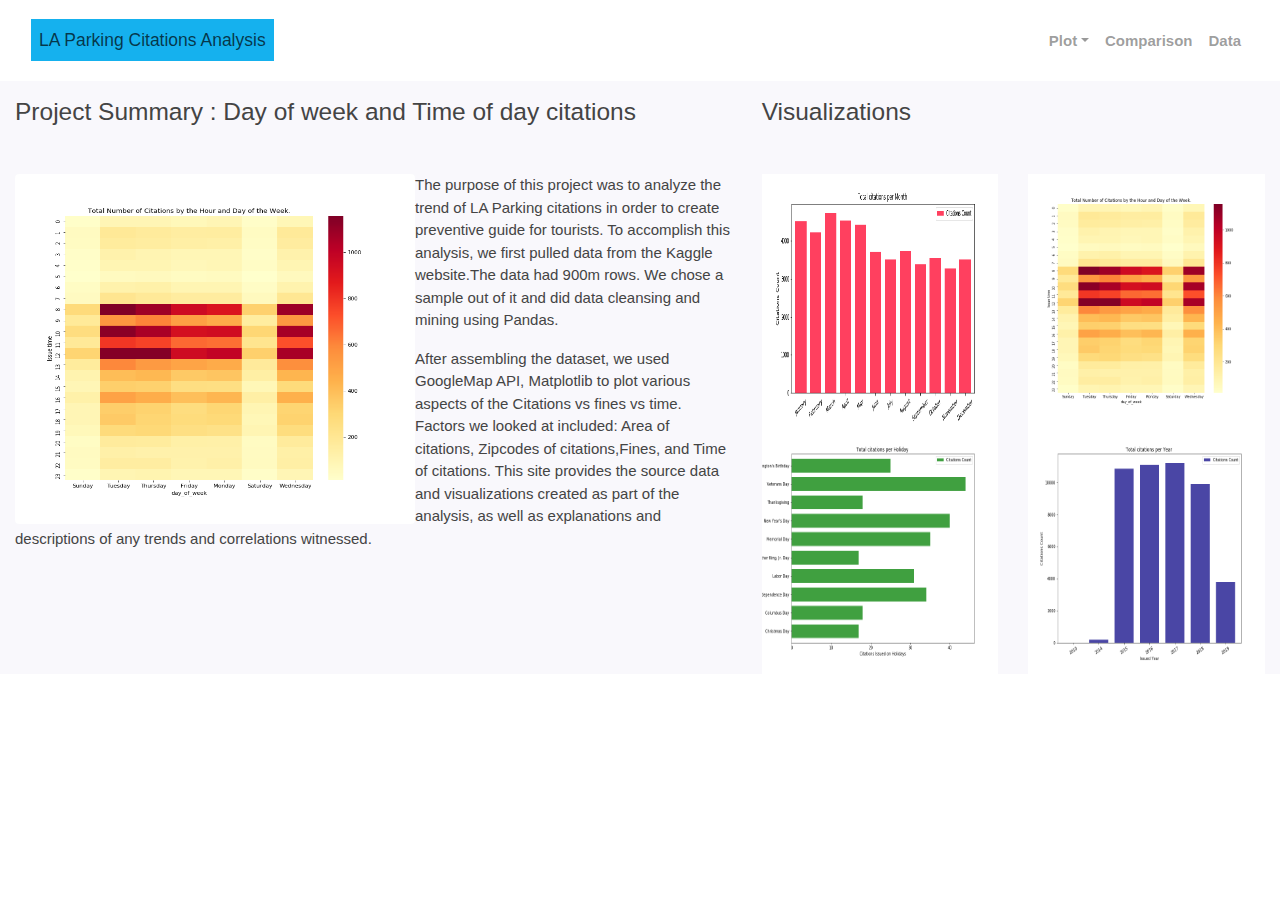
<file: index.html>
<!DOCTYPE html>
<html lang="en">

<head>
  <meta charset="UTF-8">
  <meta name="viewport" content="width=device-width, initial-scale=1">
  <title>LA Parking Citations</title>
  <link rel="stylesheet" href="https://stackpath.bootstrapcdn.com/bootstrap/4.3.1/css/bootstrap.min.css"
    integrity="sha384-ggOyR0iXCbMQv3Xipma34MD+dH/1fQ784/j6cY/iJTQUOhcWr7x9JvoRxT2MZw1T" crossorigin="anonymous">

  <script src="https://code.jquery.com/jquery-3.3.1.slim.min.js"
    integrity="sha384-q8i/X+965DzO0rT7abK41JStQIAqVgRVzpbzo5smXKp4YfRvH+8abtTE1Pi6jizo"
    crossorigin="anonymous"></script>
  <script src="https://cdnjs.cloudflare.com/ajax/libs/popper.js/1.14.7/umd/popper.min.js"
    integrity="sha384-UO2eT0CpHqdSJQ6hJty5KVphtPhzWj9WO1clHTMGa3JDZwrnQq4sF86dIHNDz0W1"
    crossorigin="anonymous"></script>
  <script src="https://stackpath.bootstrapcdn.com/bootstrap/4.3.1/js/bootstrap.min.js"
    integrity="sha384-JjSmVgyd0p3pXB1rRibZUAYoIIy6OrQ6VrjIEaFf/nJGzIxFDsf4x0xIM+B07jRM"
    crossorigin="anonymous"></script>

  <link rel="stylesheet" href="style.css">
</head>


<body bg-light>
  <!-----Navigation -->

  <nav class="navbar navbar-expand-lg navbar-light ">
    <div class="container-fluid">
      <a class="navbar-brand" href="index.html">LA Parking Citations Analysis</a>
      <button class="navbar-toggler" type="button" data-toggle="collapse" data-target="#navbarResponsive">
        <span class="navbar-toggler-icon"></span>
      </button>
      <div class="collapse navbar-collapse" id="navbarResponsive">
        <ul class="navbar-nav ml-auto">
          <li class="nav-item active">
            <a href="index.html"></a>
          </li>
          <li class="nav-item dropdown">
            <a class="nav-link dropdown-toggle" href="#" id="navbarDropdown" role="button" data-toggle="dropdown"
              aria-haspopup="true" aria-expanded="false">
              Plot</a>
            <div class="dropdown-menu" aria-labelledby="navbarDropdown">
              <a class="dropdown-item" href="CitationHeatmap.html">Citations Heatmap</a>
              <a class="dropdown-item" href="HolidayCitations.html">Holiday Citations</a>
              <a class="dropdown-item" href="MonthlyCitations.html">Monthly Citations</a>
              <a class="dropdown-item" href="YearlyCitations.html">Yearly Cittations</a>
            </div>
          </li>
          <li class="nav-item">
            <a class="nav-link" href="comparison.html">Comparison</a>
          </li>
          <li class="nav-item">
            <a class="nav-link" href="Data.html">Data</a>
          </li>

        </ul>
      </div>
    </div>
  </nav>
  <div class="container-fluid padding">
    <div class="row">
      <div class="col-xs-12 col-sm-6 col-md-8 col-lg-7 bg-light">
        <h3>Project Summary : Day of week and Time of day citations</h3>
        <a href="CitationHeatmap.html"><img src="images/Total_citations_HourDay.png"
            class="rounded float-left compImg mx-auto d-block"></a>
        <p>The purpose of this project was to analyze the trend of LA Parking citations in order to
          create preventive guide for tourists.
          To accomplish this analysis, we first pulled data from the Kaggle website.The data had 900m rows. We chose a
          sample out of it and did data cleansing and mining using Pandas. </p>
        <p>After assembling the dataset, we used GoogleMap API, Matplotlib to plot various aspects of the Citations vs
          fines vs time.
          Factors we looked at included: Area of citations, Zipcodes of citations,Fines, and Time of citations. This
          site provides the
          source data and visualizations created as part of the analysis, as well as explanations and descriptions of
          any trends and correlations witnessed.</p>
        <p></p>
      </div>

      <div class="col-xs-12 col-sm-6 col-md-4 col-lg-5 bg-light ">

        <h3>Visualizations</h3>
        <div class="row">
          <div class="col-xs-6 col-sm-6 col-md-6">
            <div><a href="MonthlyCitations.html"><img class="img-fluid img" src="images/Total_citations_Month.png">
              </a>
            </div>
          </div>
          <div class="col-xs-6 col-sm-6 col-md-6">
            <div><a href="CitationHeatmap.html"><img class="img-fluid img" src="images/Total_citations_HourDay.png">
              </a>
            </div>

          </div>
        </div>
        <div class="row">
          <div class="col-xs-6 col-sm-6 col-md-6">
            <div><a href="HolidayCitations.html"><img class="img-fluid img" src="images/Total_citations_holiday.png">
              </a>
            </div>

          </div>
          <div class="col-xs-6 col-sm-6 col-md-6">
            <div><a href="YearlyCitations.html"><img class="img-fluid img" src="images/Total_citations_Year.png">
              </a>
            </div>

          </div>
        </div>
      </div>
    </div>
  </div>

</body>

</html>
</file>
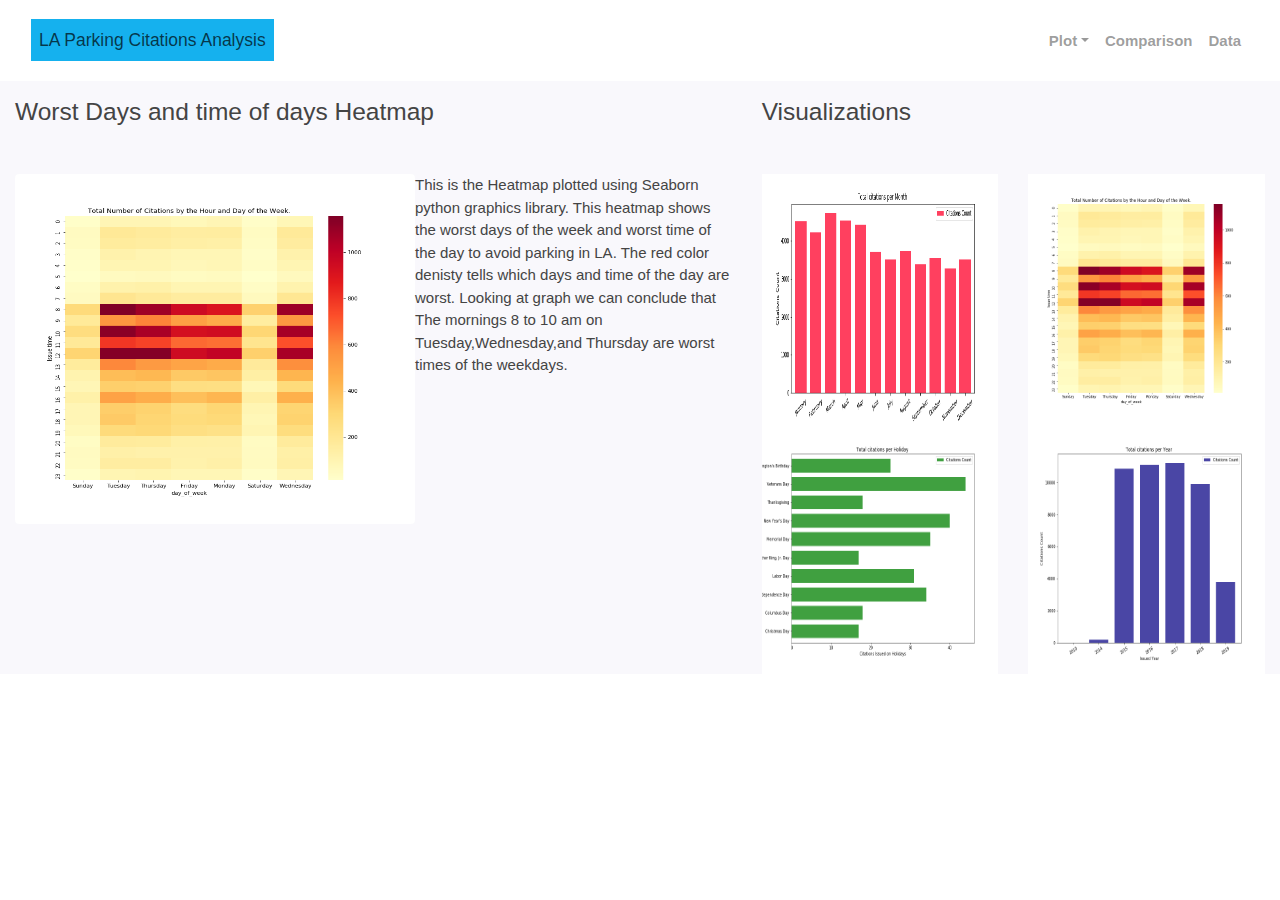
<file: CitationHeatmap.html>
<!DOCTYPE html>
<html lang="en">

<head>
  <meta charset="UTF-8">
  <meta name="viewport" content="width=device-width, initial-scale=1">
  <title>LA Parking Citations</title>
  <link rel="stylesheet" href="https://stackpath.bootstrapcdn.com/bootstrap/4.3.1/css/bootstrap.min.css"
    integrity="sha384-ggOyR0iXCbMQv3Xipma34MD+dH/1fQ784/j6cY/iJTQUOhcWr7x9JvoRxT2MZw1T" crossorigin="anonymous">

  <script src="https://code.jquery.com/jquery-3.3.1.slim.min.js"
    integrity="sha384-q8i/X+965DzO0rT7abK41JStQIAqVgRVzpbzo5smXKp4YfRvH+8abtTE1Pi6jizo"
    crossorigin="anonymous"></script>
  <script src="https://cdnjs.cloudflare.com/ajax/libs/popper.js/1.14.7/umd/popper.min.js"
    integrity="sha384-UO2eT0CpHqdSJQ6hJty5KVphtPhzWj9WO1clHTMGa3JDZwrnQq4sF86dIHNDz0W1"
    crossorigin="anonymous"></script>
  <script src="https://stackpath.bootstrapcdn.com/bootstrap/4.3.1/js/bootstrap.min.js"
    integrity="sha384-JjSmVgyd0p3pXB1rRibZUAYoIIy6OrQ6VrjIEaFf/nJGzIxFDsf4x0xIM+B07jRM"
    crossorigin="anonymous"></script>

  <link rel="stylesheet" href="style.css">
</head>


<body bg-light>
  <!-----Navigation -->

  <nav class="navbar navbar-expand-lg navbar-light ">
    <div class="container-fluid">
      <a class="navbar-brand" href="index.html">LA Parking Citations Analysis</a>
      <button class="navbar-toggler" type="button" data-toggle="collapse" data-target="#navbarResponsive">
        <span class="navbar-toggler-icon"></span>
      </button>
      <div class="collapse navbar-collapse" id="navbarResponsive">
        <ul class="navbar-nav ml-auto">
          <li class="nav-item active">
            <a href="index.html"></a>
          </li>
          <li class="nav-item dropdown">
            <a class="nav-link dropdown-toggle" href="#" id="navbarDropdown" role="button" data-toggle="dropdown"
              aria-haspopup="true" aria-expanded="false">
              Plot</a>
            <div class="dropdown-menu" aria-labelledby="navbarDropdown">
              <a class="dropdown-item" href="CitationHeatmap.html">Citations Heatmap</a>
              <a class="dropdown-item" href="HolidayCitations.html">Holiday Citations</a>
              <a class="dropdown-item" href="MonthlyCitations.html">Monthly Citations</a>
              <a class="dropdown-item" href="YearlyCitations.html">Yearly Cittations</a>
            </div>
          </li>
          <li class="nav-item">
            <a class="nav-link" href="comparison.html">Comparison</a>
          </li>
          <li class="nav-item">
            <a class="nav-link" href="Data.html">Data</a>
          </li>

        </ul>
      </div>
    </div>
  </nav>
  <div class="container-fluid padding">
    <div class="row">
      <div class="col-xs-12 col-sm-6 col-md-8 col-lg-7 bg-light">
        <h3>Worst Days and time of days Heatmap</h3>
        <a href="CitationHeatmap.html"><img src="images/Total_citations_HourDay.png"
            class="rounded float-left compImg mx-auto d-block"></a>
        <p>This is the Heatmap plotted using Seaborn python graphics library. This heatmap shows the worst days of the week and 
          worst time of the day to avoid parking in LA.  The red color denisty tells which days and time of the day are worst. 
          Looking at graph we can conclude that The mornings 8 to 10 am on Tuesday,Wednesday,and Thursday are worst times of the weekdays.
        </p>
      </div>

      <div class="col-xs-12 col-sm-6 col-md-4 col-lg-5 bg-light ">

        <h3>Visualizations</h3>
        <div class="row">
          <div class="col-xs-6 col-sm-6 col-md-6">
            <div><a href="MonthlyCitations.html"><img class="img-fluid img" src="images/Total_citations_Month.png">
              </a>
            </div>
          </div>
          <div class="col-xs-6 col-sm-6 col-md-6">
            <div><a href="CitationHeatmap.html"><img class="img-fluid img" src="images/Total_citations_HourDay.png">
              </a>
            </div>

          </div>
        </div>
        <div class="row">
          <div class="col-xs-6 col-sm-6 col-md-6">
            <div><a href="HolidayCitations.html"><img class="img-fluid img" src="images/Total_citations_holiday.png">
              </a>
            </div>

          </div>
          <div class="col-xs-6 col-sm-6 col-md-6">
            <div><a href="YearlyCitations.html"><img class="img-fluid img" src="images/Total_citations_Year.png">
              </a>
            </div>

          </div>
        </div>
      </div>
    </div>
  </div>

</body>

</html>
</file>
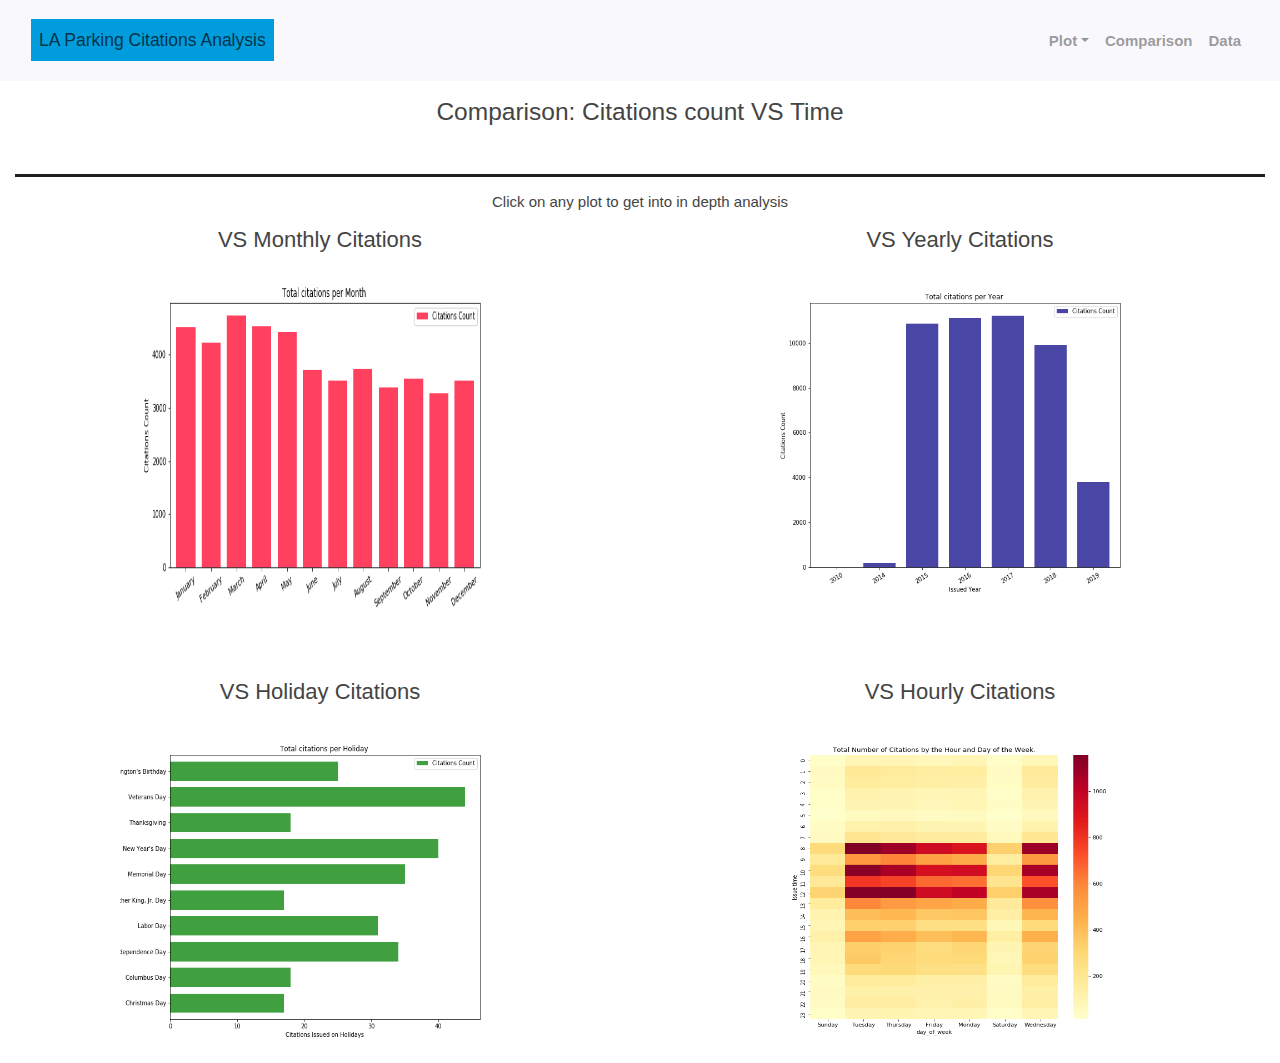
<file: comparison.html>
<!DOCTYPE html>
<html lang="en">

<head>
  <meta charset="UTF-8">
  <meta name="viewport" content="width=device-width, initial-scale=1">
  <title>LA Parking Citations</title>
  <link rel="stylesheet" href="https://stackpath.bootstrapcdn.com/bootstrap/4.3.1/css/bootstrap.min.css"
    integrity="sha384-ggOyR0iXCbMQv3Xipma34MD+dH/1fQ784/j6cY/iJTQUOhcWr7x9JvoRxT2MZw1T" crossorigin="anonymous">

  <script src="https://code.jquery.com/jquery-3.3.1.slim.min.js"
    integrity="sha384-q8i/X+965DzO0rT7abK41JStQIAqVgRVzpbzo5smXKp4YfRvH+8abtTE1Pi6jizo"
    crossorigin="anonymous"></script>
  <script src="https://cdnjs.cloudflare.com/ajax/libs/popper.js/1.14.7/umd/popper.min.js"
    integrity="sha384-UO2eT0CpHqdSJQ6hJty5KVphtPhzWj9WO1clHTMGa3JDZwrnQq4sF86dIHNDz0W1"
    crossorigin="anonymous"></script>
  <script src="https://stackpath.bootstrapcdn.com/bootstrap/4.3.1/js/bootstrap.min.js"
    integrity="sha384-JjSmVgyd0p3pXB1rRibZUAYoIIy6OrQ6VrjIEaFf/nJGzIxFDsf4x0xIM+B07jRM"
    crossorigin="anonymous"></script>

  <link rel="stylesheet" href="style.css">
</head>


<body bg-light>
  <!-----Navigation -->

  <nav class="navbar navbar-expand-lg navbar-light bg-light ">
    <div class="container-fluid">
      <a class="navbar-brand bg-info" href="index.html">LA Parking Citations Analysis</a>
      <button class="navbar-toggler" type="button" data-toggle="collapse" data-target="#navbarResponsive">
        <span class="navbar-toggler-icon"></span>
      </button>
      <div class="collapse navbar-collapse" id="navbarResponsive">
        <ul class="navbar-nav ml-auto">
          <li class="nav-item active">
            <a href="index.html"></a>
          </li>
          <li class="nav-item dropdown">
            <a class="nav-link dropdown-toggle" href="#" id="navbarDropdown" role="button" data-toggle="dropdown"
              aria-haspopup="true" aria-expanded="false">
              Plot</a>
            <div class="dropdown-menu" aria-labelledby="navbarDropdown">
              <a class="dropdown-item" href="CitationHeatmap.html">Citations Heatmap</a>
              <a class="dropdown-item" href="HolidayCitations.html">Holiday Citations</a>
              <a class="dropdown-item" href="MonthlyCitations.html">Monthly Citations</a>
              <a class="dropdown-item" href="YearlyCitations.html">Yearly Cittations</a>
            </div>
          </li>
          <li class="nav-item">
            <a class="nav-link" href="comparison.html">Comparison</a>
          </li>
          <li class="nav-item">
            <a class="nav-link" href="Data.html">Data</a>
          </li>

        </ul>
      </div>
    </div>
  </nav>
  <div class="container-fluid">

    <h3 class="text-center"> Comparison: Citations count VS Time</h3>
    <div class="dropdown-divider"></div>
    <div>
      <h6 class="text-center">Click on any plot to get into in depth analysis</h6>
      <div class="row">
        <div class="col-xs-12 col-sm-12 col-md-6">
          <h4 class="text-center">VS Monthly Citations</h4>
          <div>
            <a href="MonthlyCitations.html">
              <img class="img-fluid compImg rounded mx-auto d-block" src="images/Total_citations_Month.png"></a>
          </div>
        </div>
        <div class="col-xs-12 col-sm-12 col-md-6">
          <h4 class="text-center">VS Yearly Citations</h4>
          <div>
            <a href="YearlyCitations.html">
              <img class="img-fluid compImg rounded mx-auto d-block" src="images/Total_citations_Year.png"></a>
          </div>
        </div>
      </div><br><br><br>
      <div class="row">
        <div class="col-xs-12 col-sm-12 col-md-6">
          <h4 class="text-center">VS Holiday Citations</h4>
          <div>
            <a href="HolidayCitations.html">
              <img class="img-fluid compImg rounded mx-auto d-block" src="images/Total_citations_holiday.png"></a>
          </div>
        </div>
        <div class="col-xs-12 col-sm-12 col-md-6">
          <h4 class="text-center">VS Hourly Citations</h4>
          <div>
            <a href="CitationHeatmap.html">
              <img class="img-fluid compImg rounded mx-auto d-block" src="images/Total_citations_HourDay.png"></a>
          </div>
        </div>
      </div>


    </div>


  </div>






</body>

</html>


<!-- Total Number of Citations by the Hour and Day of the Week-->
</body>

</html>
</file>
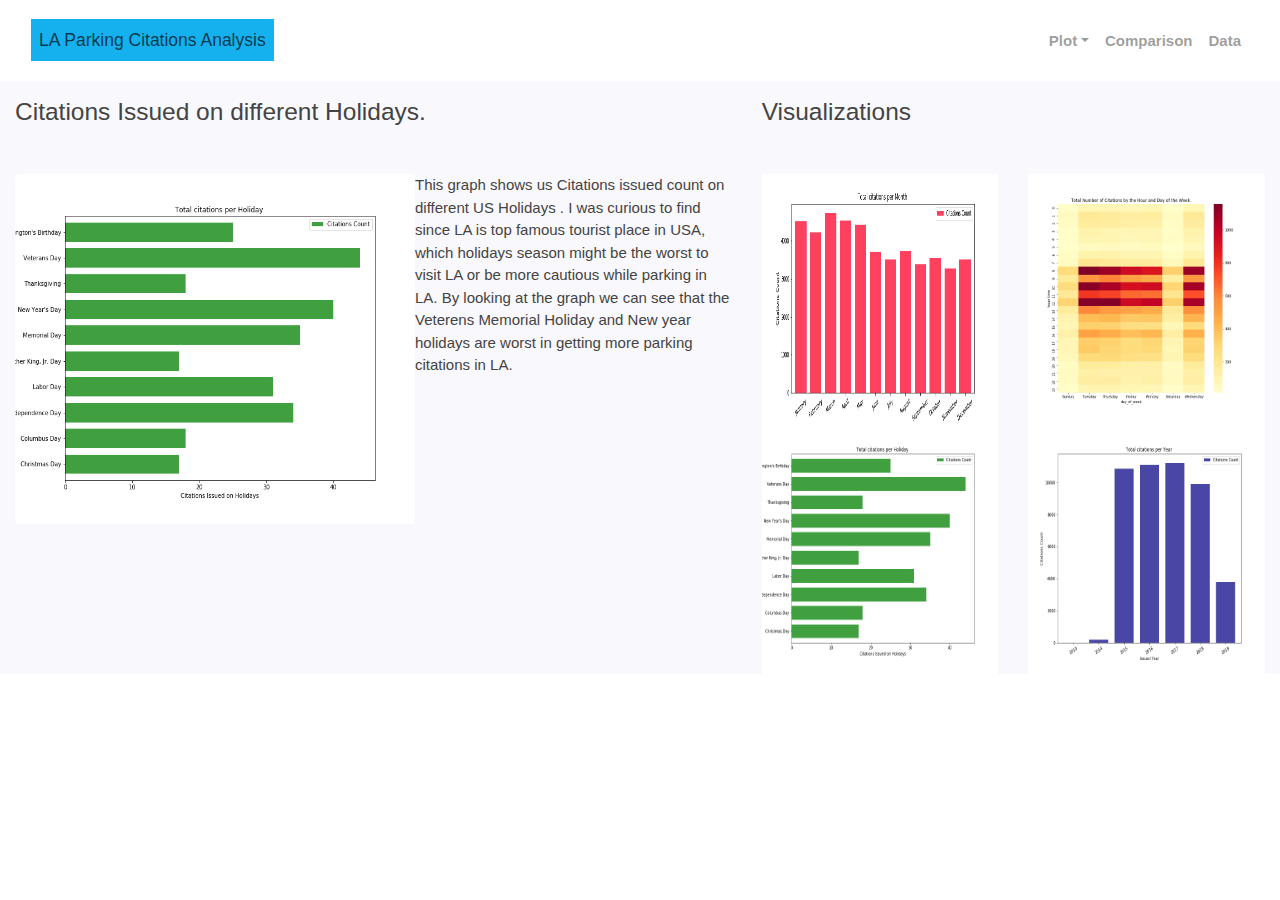
<file: HolidayCitations.html>
<!DOCTYPE html>
<html lang="en">

<head>
  <meta charset="UTF-8">
  <meta name="viewport" content="width=device-width, initial-scale=1">
  <title>LA Parking Citations</title>
  <link rel="stylesheet" href="https://stackpath.bootstrapcdn.com/bootstrap/4.3.1/css/bootstrap.min.css"
    integrity="sha384-ggOyR0iXCbMQv3Xipma34MD+dH/1fQ784/j6cY/iJTQUOhcWr7x9JvoRxT2MZw1T" crossorigin="anonymous">

  <script src="https://code.jquery.com/jquery-3.3.1.slim.min.js"
    integrity="sha384-q8i/X+965DzO0rT7abK41JStQIAqVgRVzpbzo5smXKp4YfRvH+8abtTE1Pi6jizo"
    crossorigin="anonymous"></script>
  <script src="https://cdnjs.cloudflare.com/ajax/libs/popper.js/1.14.7/umd/popper.min.js"
    integrity="sha384-UO2eT0CpHqdSJQ6hJty5KVphtPhzWj9WO1clHTMGa3JDZwrnQq4sF86dIHNDz0W1"
    crossorigin="anonymous"></script>
  <script src="https://stackpath.bootstrapcdn.com/bootstrap/4.3.1/js/bootstrap.min.js"
    integrity="sha384-JjSmVgyd0p3pXB1rRibZUAYoIIy6OrQ6VrjIEaFf/nJGzIxFDsf4x0xIM+B07jRM"
    crossorigin="anonymous"></script>

  <link rel="stylesheet" href="style.css">
</head>


<body bg-light>
  <!-----Navigation -->

  <nav class="navbar navbar-expand-lg navbar-light ">
    <div class="container-fluid">
      <a class="navbar-brand" href="index.html">LA Parking Citations Analysis</a>
      <button class="navbar-toggler" type="button" data-toggle="collapse" data-target="#navbarResponsive">
        <span class="navbar-toggler-icon"></span>
      </button>
      <div class="collapse navbar-collapse" id="navbarResponsive">
        <ul class="navbar-nav ml-auto">
          <li class="nav-item active">
            <a href="index.html"></a>
          </li>
          <li class="nav-item dropdown">
            <a class="nav-link dropdown-toggle" href="#" id="navbarDropdown" role="button" data-toggle="dropdown"
              aria-haspopup="true" aria-expanded="false">
              Plot</a>
            <div class="dropdown-menu" aria-labelledby="navbarDropdown">
              <a class="dropdown-item" href="CitationHeatmap.html">Citations Heatmap</a>
              <a class="dropdown-item" href="HolidayCitations.html">Holiday Citations</a>
              <a class="dropdown-item" href="MonthlyCitations.html">Monthly Citations</a>
              <a class="dropdown-item" href="YearlyCitations.html">Yearly Cittations</a>
            </div>
          </li>
          <li class="nav-item">
            <a class="nav-link" href="comparison.html">Comparison</a>
          </li>
          <li class="nav-item">
            <a class="nav-link" href="Data.html">Data</a>
          </li>

        </ul>
      </div>
    </div>
  </nav>
  <div class="container-fluid padding">
    <div class="row">
      <div class="col-xs-12 col-sm-6 col-md-8 col-lg-7 bg-light">
        <h3>Citations Issued on different Holidays. </h3>
        <a href="HolidayCitations.html"><img src="images/Total_citations_holiday.png"
            class="rounded float-left compImg mx-auto d-block"></a>
        <p>This graph shows us Citations issued count on different US Holidays .
           I was curious to find since LA is top famous tourist place in USA, which holidays
           season might be the worst to visit LA or be more cautious while parking in LA. By looking at the graph we can see that
           the Veterens Memorial Holiday and New year holidays are worst in getting more parking citations in LA. 
            </p>
      </div>

      <div class="col-xs-12 col-sm-6 col-md-4 col-lg-5 bg-light ">

        <h3>Visualizations</h3>
        <div class="row">
          <div class="col-xs-6 col-sm-6 col-md-6">
            <div><a href="MonthlyCitations.html"><img class="img-fluid img" src="images/Total_citations_Month.png">
              </a>
            </div>
          </div>
          <div class="col-xs-6 col-sm-6 col-md-6">
            <div><a href="CitationHeatmap.html"><img class="img-fluid img" src="images/Total_citations_HourDay.png">
              </a>
            </div>

          </div>
        </div>
        <div class="row">
          <div class="col-xs-6 col-sm-6 col-md-6">
            <div><a href="HolidayCitations.html"><img class="active img-fluid img" src="images/Total_citations_holiday.png">
              </a>
            </div>

          </div>
          <div class="col-xs-6 col-sm-6 col-md-6">
            <div><a href="YearlyCitations.html"><img class="img-fluid img" src="images/Total_citations_Year.png">
              </a>
            </div>

          </div>
        </div>
      </div>
    </div>
  </div>

</body>

</html>
</file>
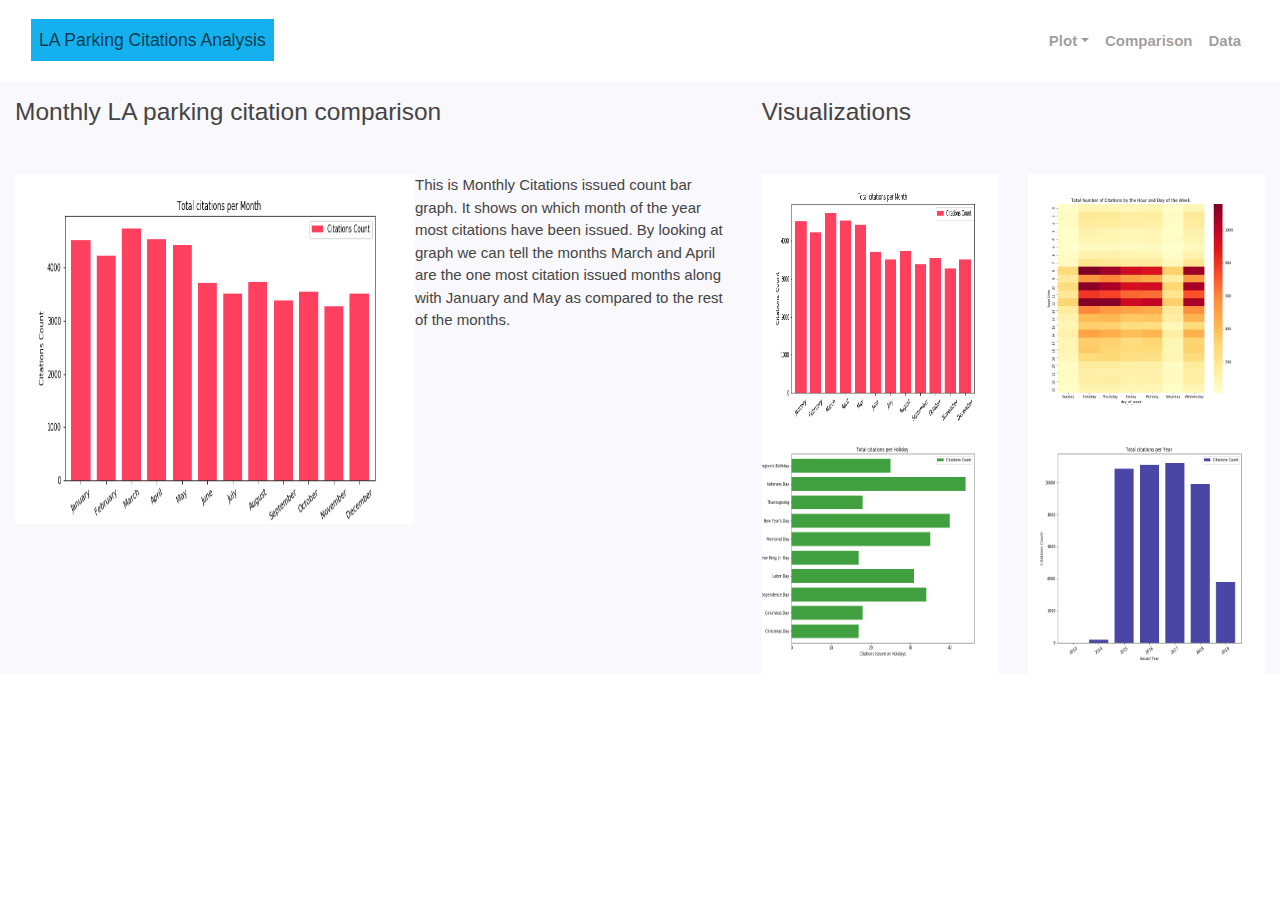
<file: MonthlyCitations.html>
<!DOCTYPE html>
<html lang="en">

<head>
  <meta charset="UTF-8">
  <meta name="viewport" content="width=device-width, initial-scale=1">
  <title>LA Parking Citations</title>
  <link rel="stylesheet" href="https://stackpath.bootstrapcdn.com/bootstrap/4.3.1/css/bootstrap.min.css"
    integrity="sha384-ggOyR0iXCbMQv3Xipma34MD+dH/1fQ784/j6cY/iJTQUOhcWr7x9JvoRxT2MZw1T" crossorigin="anonymous">

  <script src="https://code.jquery.com/jquery-3.3.1.slim.min.js"
    integrity="sha384-q8i/X+965DzO0rT7abK41JStQIAqVgRVzpbzo5smXKp4YfRvH+8abtTE1Pi6jizo"
    crossorigin="anonymous"></script>
  <script src="https://cdnjs.cloudflare.com/ajax/libs/popper.js/1.14.7/umd/popper.min.js"
    integrity="sha384-UO2eT0CpHqdSJQ6hJty5KVphtPhzWj9WO1clHTMGa3JDZwrnQq4sF86dIHNDz0W1"
    crossorigin="anonymous"></script>
  <script src="https://stackpath.bootstrapcdn.com/bootstrap/4.3.1/js/bootstrap.min.js"
    integrity="sha384-JjSmVgyd0p3pXB1rRibZUAYoIIy6OrQ6VrjIEaFf/nJGzIxFDsf4x0xIM+B07jRM"
    crossorigin="anonymous"></script>

  <link rel="stylesheet" href="style.css">
</head>


<body bg-light>
  <!-----Navigation -->

  <nav class="navbar navbar-expand-lg navbar-light ">
    <div class="container-fluid">
      <a class="navbar-brand" href="index.html">LA Parking Citations Analysis</a>
      <button class="navbar-toggler" type="button" data-toggle="collapse" data-target="#navbarResponsive">
        <span class="navbar-toggler-icon"></span>
      </button>
      <div class="collapse navbar-collapse" id="navbarResponsive">
        <ul class="navbar-nav ml-auto">
          <li class="nav-item active">
            <a href="index.html"></a>
          </li>
          <li class="nav-item dropdown">
            <a class="nav-link dropdown-toggle" href="#" id="navbarDropdown" role="button" data-toggle="dropdown"
              aria-haspopup="true" aria-expanded="false">
              Plot</a>
            <div class="dropdown-menu" aria-labelledby="navbarDropdown">
              <a class="dropdown-item" href="CitationHeatmap.html">Citations Heatmap</a>
              <a class="dropdown-item" href="HolidayCitations.html">Holiday Citations</a>
              <a class="dropdown-item" href="MonthlyCitations.html">Monthly Citations</a>
              <a class="dropdown-item" href="YearlyCitations.html">Yearly Cittations</a>
            </div>
          </li>
          <li class="nav-item">
            <a class="nav-link" href="comparison.html">Comparison</a>
          </li>
          <li class="nav-item">
            <a class="nav-link" href="Data.html">Data</a>
          </li>

        </ul>
      </div>
    </div>
  </nav>
  <div class="container-fluid padding">
    <div class="row">
      <div class="col-xs-12 col-sm-6 col-md-8 col-lg-7 bg-light">
        <h3>Monthly LA parking citation comparison </h3>
        <a href="MonthlyCitations.html"><img src="images/Total_citations_Month.png"
            class="rounded float-left compImg mx-auto d-block"></a>
        <p>This is Monthly Citations issued count bar graph. It shows on which month of the year most citations have been issued. 
          By looking at graph we can tell the months March and April are the one most citation issued months along with January 
          and May as compared to the rest of the months.  
          </p>
      </div>

      <div class="col-xs-12 col-sm-6 col-md-4 col-lg-5 bg-light ">

        <h3>Visualizations</h3>
        <div class="row">
          <div class="col-xs-6 col-sm-6 col-md-6">
            <div><a href="MonthlyCitations.html"><img class="img-fluid img" src="images/Total_citations_Month.png">
              </a>
            </div>
          </div>
          <div class="col-xs-6 col-sm-6 col-md-6">
            <div><a href="CitationHeatmap.html"><img class="img-fluid img" src="images/Total_citations_HourDay.png">
              </a>
            </div>

          </div>
        </div>
        <div class="row">
          <div class="col-xs-6 col-sm-6 col-md-6">
            <div><a href="HolidayCitations.html"><img class="img-fluid img" src="images/Total_citations_holiday.png">
              </a>
            </div>

          </div>
          <div class="col-xs-6 col-sm-6 col-md-6">
            <div><a href="YearlyCitations.html"><img class="img-fluid img" src="images/Total_citations_Year.png">
              </a>
            </div>

          </div>
        </div>
      </div>
    </div>
  </div>

</body>

</html>
</file>
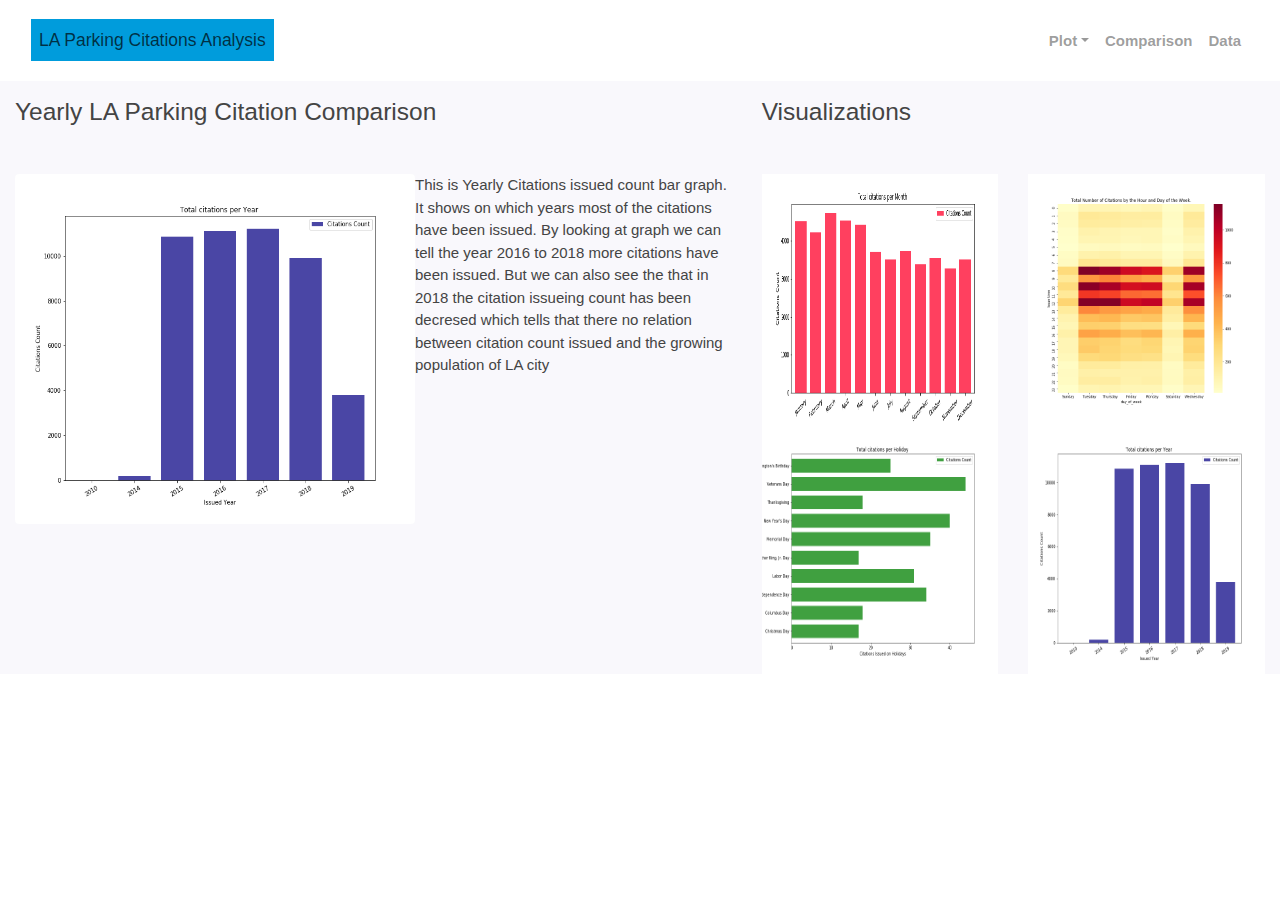
<file: YearlyCitations.html>
<!DOCTYPE html>
<html lang="en">

<head>
  <meta charset="UTF-8">
  <meta name="viewport" content="width=device-width, initial-scale=1">
  <title>LA Parking Citations</title>
  <link rel="stylesheet" href="https://stackpath.bootstrapcdn.com/bootstrap/4.3.1/css/bootstrap.min.css"
    integrity="sha384-ggOyR0iXCbMQv3Xipma34MD+dH/1fQ784/j6cY/iJTQUOhcWr7x9JvoRxT2MZw1T" crossorigin="anonymous">

  <script src="https://code.jquery.com/jquery-3.3.1.slim.min.js"
    integrity="sha384-q8i/X+965DzO0rT7abK41JStQIAqVgRVzpbzo5smXKp4YfRvH+8abtTE1Pi6jizo"
    crossorigin="anonymous"></script>
  <script src="https://cdnjs.cloudflare.com/ajax/libs/popper.js/1.14.7/umd/popper.min.js"
    integrity="sha384-UO2eT0CpHqdSJQ6hJty5KVphtPhzWj9WO1clHTMGa3JDZwrnQq4sF86dIHNDz0W1"
    crossorigin="anonymous"></script>
  <script src="https://stackpath.bootstrapcdn.com/bootstrap/4.3.1/js/bootstrap.min.js"
    integrity="sha384-JjSmVgyd0p3pXB1rRibZUAYoIIy6OrQ6VrjIEaFf/nJGzIxFDsf4x0xIM+B07jRM"
    crossorigin="anonymous"></script>

  <link rel="stylesheet" href="style.css">
</head>


<body bg-light>
  <!-----Navigation -->

  <nav class="navbar navbar-expand-lg navbar-light ">
    <div class="container-fluid">
      <a class="navbar-brand bg-info " href="index.html">LA Parking Citations Analysis</a>
      <button class="navbar-toggler" type="button" data-toggle="collapse" data-target="#navbarResponsive">
        <span class="navbar-toggler-icon"></span>
      </button>
      <div class="collapse navbar-collapse" id="navbarResponsive">
        <ul class="navbar-nav ml-auto">
          <li class="nav-item active">
            <a href="index.html"></a>
          </li>
          <li class="nav-item dropdown">
            <a class="nav-link dropdown-toggle" href="#" id="navbarDropdown" role="button" data-toggle="dropdown"
              aria-haspopup="true" aria-expanded="false">
              Plot</a>
            <div class="dropdown-menu" aria-labelledby="navbarDropdown">
              <a class="dropdown-item" href="CitationHeatmap.html">Citations Heatmap</a>
              <a class="dropdown-item" href="HolidayCitations.html">Holiday Citations</a>
              <a class="dropdown-item" href="MonthlyCitations.html">Monthly Citations</a>
              <a class="dropdown-item" href="YearlyCitations.html">Yearly Cittations</a>
            </div>
          </li>
          <li class="nav-item">
            <a class="nav-link" href="comparison.html">Comparison</a>
          </li>
          <li class="nav-item">
            <a class="nav-link" href="Data.html">Data</a>
          </li>

        </ul>
      </div>
    </div>
  </nav>
  <div class="container-fluid padding">
    <div class="row">
      <div class="col-xs-12 col-sm-6 col-md-8 col-lg-7 bg-light">
        <h3>Yearly LA Parking Citation Comparison</h3>
        <a href="YearlyCitations.html"><img src="images/Total_citations_Year.png"
            class="rounded float-left compImg mx-auto d-block"></a>
        <p>This is Yearly Citations issued count bar graph. It shows on which years most of the citations have been issued. 
            By looking at graph we can tell the year 2016 to 2018 more citations have been issued. But we can also 
            see the that in 2018 the citation issueing count has been decresed which tells that there no relation between citation count 
            issued and the growing population of LA city
        </p>
      </div>

      <div class="col-xs-12 col-sm-6 col-md-4 col-lg-5 bg-light ">

        <h3>Visualizations</h3>
        <div class="row">
          <div class="col-xs-6 col-sm-6 col-md-6">
            <div><a href="MonthlyCitations.html"><img class="img-fluid img" src="images/Total_citations_Month.png">
              </a>
            </div>
          </div>
          <div class="col-xs-6 col-sm-6 col-md-6">
            <div><a href="CitationHeatmap.html"><img class="img-fluid img" src="images/Total_citations_HourDay.png">
              </a>
            </div>

          </div>
        </div>
        <div class="row">
          <div class="col-xs-6 col-sm-6 col-md-6">
            <div><a href="HolidayCitations.html"><img class="img-fluid img" src="images/Total_citations_holiday.png">
              </a>
            </div>

          </div>
          <div class="col-xs-6 col-sm-6 col-md-6">
            <div><a href="YearlyCitations.html"><img class="img-fluid img" src="images/Total_citations_Year.png">
              </a>
            </div>

          </div>
        </div>
      </div>
    </div>
  </div>

</body>

</html>
</file>
<file: style.css>
:root {
  --blue: #007bff;
  --indigo: #6610f2;
  --purple: #593196;
  --pink: #e83e8c;
  --red: #FC3939;
  --orange: #fd7e14;
  --yellow: #EFA31D;
  --green: #13B955;
  --teal: #20c997;
  --cyan: #009CDC;
  --white: #fff;
  --gray: #868e96;
  --gray-dark: #343a40;
  --primary: #593196;
  --secondary: #A991D4;
  --success: #13B955;
  --info: #009CDC;
  --warning: #EFA31D;
  --danger: #FC3939;
  --light: #F9F8FC;
  --dark: #17141F;
  --breakpoint-xs: 0;
  --breakpoint-sm: 576px;
  --breakpoint-md: 768px;
  --breakpoint-lg: 992px;
  --breakpoint-xl: 1200px;
  --font-family-sans-serif: -apple-system, BlinkMacSystemFont, "Segoe UI", Roboto, "Helvetica Neue", Arial, "Noto Sans", sans-serif, "Apple Color Emoji", "Segoe UI Emoji", "Segoe UI Symbol", "Noto Color Emoji";
  --font-family-monospace: SFMono-Regular, Menlo, Monaco, Consolas, "Liberation Mono", "Courier New", monospace;
}

*,
*::before,
*::after {
  -webkit-box-sizing: border-box;
          box-sizing: border-box;
}

html {
  font-family: sans-serif;
  line-height: 1.15;
  -webkit-text-size-adjust: 100%;
  -webkit-tap-highlight-color: rgba(0, 0, 0, 0);
}

article, aside, figcaption, figure, footer, header, hgroup, main, nav, section {
  display: block;
}

body {
  margin: 10;
  font-family: -apple-system, BlinkMacSystemFont, "Segoe UI", Roboto, "Helvetica Neue", Arial, "Noto Sans", sans-serif, "Apple Color Emoji", "Segoe UI Emoji", "Segoe UI Symbol", "Noto Color Emoji";
  font-size: 15px;
  font-weight: 400;
  line-height: 1.5;
  color: #444;
  text-align: left;
  background-color: #fff;
}

[tabindex="-1"]:focus {
  outline: 0 !important;
}

hr {
  -webkit-box-sizing: content-box;
          box-sizing: content-box;
  height: 0;
  overflow: visible;
}

h1, h2, h3, h4, h5, h6 {
  margin-top: 0;
  margin-bottom: 0.5rem;
}

p {
  margin-top: 0;
  margin-bottom: 1rem;
}

abbr[title],
abbr[data-original-title] {
  text-decoration: underline;
  -webkit-text-decoration: underline dotted;
          text-decoration: underline dotted;
  cursor: help;
  border-bottom: 0;
  text-decoration-skip-ink: none;
}

address {
  margin-bottom: 1rem;
  font-style: normal;
  line-height: inherit;
}

ol,
ul,
dl {
  margin-top: 0;
  margin-bottom: 1rem;
}

ol ol,
ul ul,
ol ul,
ul ol {
  margin-bottom: 0;
}

dt {
  font-weight: 700;
}

dd {
  margin-bottom: .5rem;
  margin-left: 0;
}

blockquote {
  margin: 0 0 1rem;
}

b,
strong {
  font-weight: bolder;
}

small {
  font-size: 80%;
}
table, th, td {
  border: 1px solid black;
}

sub,
sup {
  position: relative;
  font-size: 75%;
  line-height: 0;
  vertical-align: baseline;
}

sub {
  bottom: -.25em;
}

sup {
  top: -.5em;
}

a {
  color: #593196;
  text-decoration: none;
  background-color: transparent;
}

a:hover {
  color: #593196;
  text-decoration: underline;
}

a:not([href]):not([tabindex]) {
  color: inherit;
  text-decoration: none;
}

a:not([href]):not([tabindex]):hover, a:not([href]):not([tabindex]):focus {
  color: inherit;
  text-decoration: none;
}

a:not([href]):not([tabindex]):focus {
  outline: 0;
}

pre,
code,
kbd,
samp {
  font-family: SFMono-Regular, Menlo, Monaco, Consolas, "Liberation Mono", "Courier New", monospace;
  font-size: 1em;
}

pre {
  margin-top: 0;
  margin-bottom: 1rem;
  overflow: auto;
}

figure {
  margin: 0 0 1rem;
}

img {
  vertical-align: middle;
  border-style: none;
}

svg {
  overflow: hidden;
  vertical-align: middle;
}

table {
  border-collapse: collapse;
}

caption {
  padding-top: 0.75rem;
  padding-bottom: 0.75rem;
  color: #868e96;
  text-align: left;
  caption-side: bottom;
}

th {
  text-align: inherit;
}

label {
  display: inline-block;
  margin-bottom: 0.5rem;
}

button {
  border-radius: 0;
}

button:focus {
  outline: 1px dotted;
  outline: 5px auto -webkit-focus-ring-color;
}

input,
button,
select,
optgroup,
textarea {
  margin: 0;
  font-family: inherit;
  font-size: inherit;
  line-height: inherit;
}

button,
input {
  overflow: visible;
}

button,
select {
  text-transform: none;
}

select {
  word-wrap: normal;
}

button,
[type="button"],
[type="reset"],
[type="submit"] {
  -webkit-appearance: button;
}

button:not(:disabled),
[type="button"]:not(:disabled),
[type="reset"]:not(:disabled),
[type="submit"]:not(:disabled) {
  cursor: pointer;
}

button::-moz-focus-inner,
[type="button"]::-moz-focus-inner,
[type="reset"]::-moz-focus-inner,
[type="submit"]::-moz-focus-inner {
  padding: 0;
  border-style: none;
}

input[type="radio"],
input[type="checkbox"] {
  -webkit-box-sizing: border-box;
          box-sizing: border-box;
  padding: 0;
}

input[type="date"],
input[type="time"],
input[type="datetime-local"],
input[type="month"] {
  -webkit-appearance: listbox;
}

textarea {
  overflow: auto;
  resize: vertical;
}

fieldset {
  min-width: 0;
  padding: 0;
  margin: 0;
  border: 0;
}

legend {
  display: block;
  width: 100%;
  max-width: 100%;
  padding: 0;
  margin-bottom: .5rem;
  font-size: 1.5rem;
  line-height: inherit;
  color: inherit;
  white-space: normal;
}

progress {
  vertical-align: baseline;
}

[type="number"]::-webkit-inner-spin-button,
[type="number"]::-webkit-outer-spin-button {
  height: auto;
}

[type="search"] {
  outline-offset: -2px;
  -webkit-appearance: none;
}

[type="search"]::-webkit-search-decoration {
  -webkit-appearance: none;
}

::-webkit-file-upload-button {
  font: inherit;
  -webkit-appearance: button;
}

output {
  display: inline-block;
}

summary {
  display: list-item;
  cursor: pointer;
}

template {
  display: none;
}

[hidden] {
  display: none !important;
}

h1, h2, h3, h4, h5, h6,
.h1, .h2, .h3, .h4, .h5, .h6 {
  margin-bottom: 0.5rem;
  font-weight: 500;
  line-height: 1.2;
}

h1, .h1 {
  font-size: 2.1875rem;
}

h2, .h2 {
  font-size: 30px;
}

h3, .h3 {
  font-size: 1.53125rem;
  margin-bottom: 3.0rem;
  margin-top: 1.0rem;
}

h4, .h4 {
  font-size: 22px;
}

h5, .h5 {
  font-size: 20px;
}

h6, .h6 {
  font-size: 15px;
  margin-bottom: 1.0rem;
  margin-top: 1.0rem;
}



.blockquote {
  margin-bottom: 1rem;
  font-size: 1.09375rem;
}

.blockquote-footer {
  display: block;
  font-size: 80%;
  color: #868e96;
}

.blockquote-footer::before {
  content: "\2014\00A0";
}

.img-fluid {
  max-width: 100%;
  height: auto;
}
.compImg{
  width:400px;
  height:350px;
  align-items: center;
}

.img{
  height: 250px;
  width:250px;

}

.img-thumbnail {
  padding: 0.25rem;
  background-color: #fff;
  border: 1px solid #EDEDED;
  max-width: 100%;
  height: auto;
}



a > code {
  color: inherit;
}





.container {
  width: 100%;
  padding-right: 15px;
  padding-left: 15px;
  margin-right: auto;
  margin-left: auto;
}

@media (min-width: 576px) {
  .container {
    max-width: 540px;
  }
}

@media (min-width: 768px) {
  .container {
    max-width: 720px;
  }
}

@media (min-width: 992px) {
  .container {
    max-width: 960px;
  }
}

@media (min-width: 1200px) {
  .container {
    max-width: 1140px;
  }
}

.container-fluid {
  width: 100%;
  padding-right: 15px;
  padding-left: 15px;
  margin-right: auto;
  margin-left: auto;
}

.row {
  display: -webkit-box;
  display: -ms-flexbox;
  display: flex;
  -ms-flex-wrap: wrap;
      flex-wrap: wrap;
  margin-right: -15px;
  margin-left: -15px;
}

.no-gutters {
  margin-right: 0;
  margin-left: 0;
}

.no-gutters > .col,
.no-gutters > [class*="col-"] {
  padding-right: 0;
  padding-left: 0;
}

.col-1, .col-2, .col-3, .col-4, .col-5, .col-6, .col-7, .col-8, .col-9, .col-10, .col-11, .col-12, .col,
.col-auto, .col-sm-1, .col-sm-2, .col-sm-3, .col-sm-4, .col-sm-5, .col-sm-6, .col-sm-7, .col-sm-8, .col-sm-9, .col-sm-10, .col-sm-11, .col-sm-12, .col-sm,
.col-sm-auto, .col-md-1, .col-md-2, .col-md-3, .col-md-4, .col-md-5, .col-md-6, .col-md-7, .col-md-8, .col-md-9, .col-md-10, .col-md-11, .col-md-12, .col-md,
.col-md-auto, .col-lg-1, .col-lg-2, .col-lg-3, .col-lg-4, .col-lg-5, .col-lg-6, .col-lg-7, .col-lg-8, .col-lg-9, .col-lg-10, .col-lg-11, .col-lg-12, .col-lg,
.col-lg-auto, .col-xl-1, .col-xl-2, .col-xl-3, .col-xl-4, .col-xl-5, .col-xl-6, .col-xl-7, .col-xl-8, .col-xl-9, .col-xl-10, .col-xl-11, .col-xl-12, .col-xl,
.col-xl-auto {
  position: relative;
  width: 100%;
  padding-right: 15px;
  padding-left: 15px;
}

.col {
  -ms-flex-preferred-size: 0;
      flex-basis: 0;
  -webkit-box-flex: 1;
      -ms-flex-positive: 1;
          flex-grow: 1;
  max-width: 100%;
}

.col-auto {
  -webkit-box-flex: 0;
      -ms-flex: 0 0 auto;
          flex: 0 0 auto;
  width: auto;
  max-width: 100%;
}

.col-1 {
  -webkit-box-flex: 0;
      -ms-flex: 0 0 8.3333333333%;
          flex: 0 0 8.3333333333%;
  max-width: 8.3333333333%;
}

.col-2 {
  -webkit-box-flex: 0;
      -ms-flex: 0 0 16.6666666667%;
          flex: 0 0 16.6666666667%;
  max-width: 16.6666666667%;
}

.col-3 {
  -webkit-box-flex: 0;
      -ms-flex: 0 0 25%;
          flex: 0 0 25%;
  max-width: 25%;
}

.col-4 {
  -webkit-box-flex: 0;
      -ms-flex: 0 0 33.3333333333%;
          flex: 0 0 33.3333333333%;
  max-width: 33.3333333333%;
}

.col-5 {
  -webkit-box-flex: 0;
      -ms-flex: 0 0 41.6666666667%;
          flex: 0 0 41.6666666667%;
  max-width: 41.6666666667%;
}

.col-6 {
  -webkit-box-flex: 0;
      -ms-flex: 0 0 50%;
          flex: 0 0 50%;
  max-width: 50%;
}

.col-7 {
  -webkit-box-flex: 0;
      -ms-flex: 0 0 58.3333333333%;
          flex: 0 0 58.3333333333%;
  max-width: 58.3333333333%;
}

.col-8 {
  -webkit-box-flex: 0;
      -ms-flex: 0 0 66.6666666667%;
          flex: 0 0 66.6666666667%;
  max-width: 66.6666666667%;
}

.col-9 {
  -webkit-box-flex: 0;
      -ms-flex: 0 0 75%;
          flex: 0 0 75%;
  max-width: 75%;
}

.col-10 {
  -webkit-box-flex: 0;
      -ms-flex: 0 0 83.3333333333%;
          flex: 0 0 83.3333333333%;
  max-width: 83.3333333333%;
}

.col-11 {
  -webkit-box-flex: 0;
      -ms-flex: 0 0 91.6666666667%;
          flex: 0 0 91.6666666667%;
  max-width: 91.6666666667%;
}

.col-12 {
  -webkit-box-flex: 0;
      -ms-flex: 0 0 100%;
          flex: 0 0 100%;
  max-width: 100%;
}

.order-first {
  -webkit-box-ordinal-group: 0;
      -ms-flex-order: -1;
          order: -1;
}

.order-last {
  -webkit-box-ordinal-group: 14;
      -ms-flex-order: 13;
          order: 13;
}

.order-0 {
  -webkit-box-ordinal-group: 1;
      -ms-flex-order: 0;
          order: 0;
}

.order-1 {
  -webkit-box-ordinal-group: 2;
      -ms-flex-order: 1;
          order: 1;
}

.order-2 {
  -webkit-box-ordinal-group: 3;
      -ms-flex-order: 2;
          order: 2;
}

.order-3 {
  -webkit-box-ordinal-group: 4;
      -ms-flex-order: 3;
          order: 3;
}

.order-4 {
  -webkit-box-ordinal-group: 5;
      -ms-flex-order: 4;
          order: 4;
}

.order-5 {
  -webkit-box-ordinal-group: 6;
      -ms-flex-order: 5;
          order: 5;
}

.order-6 {
  -webkit-box-ordinal-group: 7;
      -ms-flex-order: 6;
          order: 6;
}

.order-7 {
  -webkit-box-ordinal-group: 8;
      -ms-flex-order: 7;
          order: 7;
}

.order-8 {
  -webkit-box-ordinal-group: 9;
      -ms-flex-order: 8;
          order: 8;
}

.order-9 {
  -webkit-box-ordinal-group: 10;
      -ms-flex-order: 9;
          order: 9;
}

.order-10 {
  -webkit-box-ordinal-group: 11;
      -ms-flex-order: 10;
          order: 10;
}

.order-11 {
  -webkit-box-ordinal-group: 12;
      -ms-flex-order: 11;
          order: 11;
}

.order-12 {
  -webkit-box-ordinal-group: 13;
      -ms-flex-order: 12;
          order: 12;
}

.offset-1 {
  margin-left: 8.3333333333%;
}

.offset-2 {
  margin-left: 16.6666666667%;
}

.offset-3 {
  margin-left: 25%;
}

.offset-4 {
  margin-left: 33.3333333333%;
}

.offset-5 {
  margin-left: 41.6666666667%;
}

.offset-6 {
  margin-left: 50%;
}

.offset-7 {
  margin-left: 58.3333333333%;
}

.offset-8 {
  margin-left: 66.6666666667%;
}

.offset-9 {
  margin-left: 75%;
}

.offset-10 {
  margin-left: 83.3333333333%;
}

.offset-11 {
  margin-left: 91.6666666667%;
}

@media (min-width: 576px) {
  .col-sm {
    -ms-flex-preferred-size: 0;
        flex-basis: 0;
    -webkit-box-flex: 1;
        -ms-flex-positive: 1;
            flex-grow: 1;
    max-width: 100%;
  }
  .col-sm-auto {
    -webkit-box-flex: 0;
        -ms-flex: 0 0 auto;
            flex: 0 0 auto;
    width: auto;
    max-width: 100%;
  }
  .col-sm-1 {
    -webkit-box-flex: 0;
        -ms-flex: 0 0 8.3333333333%;
            flex: 0 0 8.3333333333%;
    max-width: 8.3333333333%;
  }
  .col-sm-2 {
    -webkit-box-flex: 0;
        -ms-flex: 0 0 16.6666666667%;
            flex: 0 0 16.6666666667%;
    max-width: 16.6666666667%;
  }
  .col-sm-3 {
    -webkit-box-flex: 0;
        -ms-flex: 0 0 25%;
            flex: 0 0 25%;
    max-width: 25%;
  }
  .col-sm-4 {
    -webkit-box-flex: 0;
        -ms-flex: 0 0 33.3333333333%;
            flex: 0 0 33.3333333333%;
    max-width: 33.3333333333%;
  }
  .col-sm-5 {
    -webkit-box-flex: 0;
        -ms-flex: 0 0 41.6666666667%;
            flex: 0 0 41.6666666667%;
    max-width: 41.6666666667%;
  }
  .col-sm-6 {
    -webkit-box-flex: 0;
        -ms-flex: 0 0 50%;
            flex: 0 0 50%;
    max-width: 50%;
  }
  .col-sm-7 {
    -webkit-box-flex: 0;
        -ms-flex: 0 0 58.3333333333%;
            flex: 0 0 58.3333333333%;
    max-width: 58.3333333333%;
  }
  .col-sm-8 {
    -webkit-box-flex: 0;
        -ms-flex: 0 0 66.6666666667%;
            flex: 0 0 66.6666666667%;
    max-width: 66.6666666667%;
  }
  .col-sm-9 {
    -webkit-box-flex: 0;
        -ms-flex: 0 0 75%;
            flex: 0 0 75%;
    max-width: 75%;
  }
  .col-sm-10 {
    -webkit-box-flex: 0;
        -ms-flex: 0 0 83.3333333333%;
            flex: 0 0 83.3333333333%;
    max-width: 83.3333333333%;
  }
  .col-sm-11 {
    -webkit-box-flex: 0;
        -ms-flex: 0 0 91.6666666667%;
            flex: 0 0 91.6666666667%;
    max-width: 91.6666666667%;
  }
  .col-sm-12 {
    -webkit-box-flex: 0;
        -ms-flex: 0 0 100%;
            flex: 0 0 100%;
    max-width: 100%;
  }
  .order-sm-first {
    -webkit-box-ordinal-group: 0;
        -ms-flex-order: -1;
            order: -1;
  }
  .order-sm-last {
    -webkit-box-ordinal-group: 14;
        -ms-flex-order: 13;
            order: 13;
  }
  .order-sm-0 {
    -webkit-box-ordinal-group: 1;
        -ms-flex-order: 0;
            order: 0;
  }
  .order-sm-1 {
    -webkit-box-ordinal-group: 2;
        -ms-flex-order: 1;
            order: 1;
  }
  .order-sm-2 {
    -webkit-box-ordinal-group: 3;
        -ms-flex-order: 2;
            order: 2;
  }
  .order-sm-3 {
    -webkit-box-ordinal-group: 4;
        -ms-flex-order: 3;
            order: 3;
  }
  .order-sm-4 {
    -webkit-box-ordinal-group: 5;
        -ms-flex-order: 4;
            order: 4;
  }
  .order-sm-5 {
    -webkit-box-ordinal-group: 6;
        -ms-flex-order: 5;
            order: 5;
  }
  .order-sm-6 {
    -webkit-box-ordinal-group: 7;
        -ms-flex-order: 6;
            order: 6;
  }
  .order-sm-7 {
    -webkit-box-ordinal-group: 8;
        -ms-flex-order: 7;
            order: 7;
  }
  .order-sm-8 {
    -webkit-box-ordinal-group: 9;
        -ms-flex-order: 8;
            order: 8;
  }
  .order-sm-9 {
    -webkit-box-ordinal-group: 10;
        -ms-flex-order: 9;
            order: 9;
  }
  .order-sm-10 {
    -webkit-box-ordinal-group: 11;
        -ms-flex-order: 10;
            order: 10;
  }
  .order-sm-11 {
    -webkit-box-ordinal-group: 12;
        -ms-flex-order: 11;
            order: 11;
  }
  .order-sm-12 {
    -webkit-box-ordinal-group: 13;
        -ms-flex-order: 12;
            order: 12;
  }
  .offset-sm-0 {
    margin-left: 0;
  }
  .offset-sm-1 {
    margin-left: 8.3333333333%;
  }
  .offset-sm-2 {
    margin-left: 16.6666666667%;
  }
  .offset-sm-3 {
    margin-left: 25%;
  }
  .offset-sm-4 {
    margin-left: 33.3333333333%;
  }
  .offset-sm-5 {
    margin-left: 41.6666666667%;
  }
  .offset-sm-6 {
    margin-left: 50%;
  }
  .offset-sm-7 {
    margin-left: 58.3333333333%;
  }
  .offset-sm-8 {
    margin-left: 66.6666666667%;
  }
  .offset-sm-9 {
    margin-left: 75%;
  }
  .offset-sm-10 {
    margin-left: 83.3333333333%;
  }
  .offset-sm-11 {
    margin-left: 91.6666666667%;
  }
}

@media (min-width: 768px) {
  .col-md {
    -ms-flex-preferred-size: 0;
        flex-basis: 0;
    -webkit-box-flex: 1;
        -ms-flex-positive: 1;
            flex-grow: 1;
    max-width: 100%;
  }
  .col-md-auto {
    -webkit-box-flex: 0;
        -ms-flex: 0 0 auto;
            flex: 0 0 auto;
    width: auto;
    max-width: 100%;
  }
  .col-md-1 {
    -webkit-box-flex: 0;
        -ms-flex: 0 0 8.3333333333%;
            flex: 0 0 8.3333333333%;
    max-width: 8.3333333333%;
  }
  .col-md-2 {
    -webkit-box-flex: 0;
        -ms-flex: 0 0 16.6666666667%;
            flex: 0 0 16.6666666667%;
    max-width: 16.6666666667%;
  }
  .col-md-3 {
    -webkit-box-flex: 0;
        -ms-flex: 0 0 25%;
            flex: 0 0 25%;
    max-width: 25%;
  }
  .col-md-4 {
    -webkit-box-flex: 0;
        -ms-flex: 0 0 33.3333333333%;
            flex: 0 0 33.3333333333%;
    max-width: 33.3333333333%;
  }
  .col-md-5 {
    -webkit-box-flex: 0;
        -ms-flex: 0 0 41.6666666667%;
            flex: 0 0 41.6666666667%;
    max-width: 41.6666666667%;
  }
  .col-md-6 {
    -webkit-box-flex: 0;
        -ms-flex: 0 0 50%;
            flex: 0 0 50%;
    max-width: 50%;
  }
  .col-md-7 {
    -webkit-box-flex: 0;
        -ms-flex: 0 0 58.3333333333%;
            flex: 0 0 58.3333333333%;
    max-width: 58.3333333333%;
  }
  .col-md-8 {
    -webkit-box-flex: 0;
        -ms-flex: 0 0 66.6666666667%;
            flex: 0 0 66.6666666667%;
    max-width: 66.6666666667%;
  }
  .col-md-9 {
    -webkit-box-flex: 0;
        -ms-flex: 0 0 75%;
            flex: 0 0 75%;
    max-width: 75%;
  }
  .col-md-10 {
    -webkit-box-flex: 0;
        -ms-flex: 0 0 83.3333333333%;
            flex: 0 0 83.3333333333%;
    max-width: 83.3333333333%;
  }
  .col-md-11 {
    -webkit-box-flex: 0;
        -ms-flex: 0 0 91.6666666667%;
            flex: 0 0 91.6666666667%;
    max-width: 91.6666666667%;
  }
  .col-md-12 {
    -webkit-box-flex: 0;
        -ms-flex: 0 0 100%;
            flex: 0 0 100%;
    max-width: 100%;
  }
  .order-md-first {
    -webkit-box-ordinal-group: 0;
        -ms-flex-order: -1;
            order: -1;
  }
  .order-md-last {
    -webkit-box-ordinal-group: 14;
        -ms-flex-order: 13;
            order: 13;
  }
  .order-md-0 {
    -webkit-box-ordinal-group: 1;
        -ms-flex-order: 0;
            order: 0;
  }
  .order-md-1 {
    -webkit-box-ordinal-group: 2;
        -ms-flex-order: 1;
            order: 1;
  }
  .order-md-2 {
    -webkit-box-ordinal-group: 3;
        -ms-flex-order: 2;
            order: 2;
  }
  .order-md-3 {
    -webkit-box-ordinal-group: 4;
        -ms-flex-order: 3;
            order: 3;
  }
  .order-md-4 {
    -webkit-box-ordinal-group: 5;
        -ms-flex-order: 4;
            order: 4;
  }
  .order-md-5 {
    -webkit-box-ordinal-group: 6;
        -ms-flex-order: 5;
            order: 5;
  }
  .order-md-6 {
    -webkit-box-ordinal-group: 7;
        -ms-flex-order: 6;
            order: 6;
  }
  .order-md-7 {
    -webkit-box-ordinal-group: 8;
        -ms-flex-order: 7;
            order: 7;
  }
  .order-md-8 {
    -webkit-box-ordinal-group: 9;
        -ms-flex-order: 8;
            order: 8;
  }
  .order-md-9 {
    -webkit-box-ordinal-group: 10;
        -ms-flex-order: 9;
            order: 9;
  }
  .order-md-10 {
    -webkit-box-ordinal-group: 11;
        -ms-flex-order: 10;
            order: 10;
  }
  .order-md-11 {
    -webkit-box-ordinal-group: 12;
        -ms-flex-order: 11;
            order: 11;
  }
  .order-md-12 {
    -webkit-box-ordinal-group: 13;
        -ms-flex-order: 12;
            order: 12;
  }
  .offset-md-0 {
    margin-left: 0;
  }
  .offset-md-1 {
    margin-left: 8.3333333333%;
  }
  .offset-md-2 {
    margin-left: 16.6666666667%;
  }
  .offset-md-3 {
    margin-left: 25%;
  }
  .offset-md-4 {
    margin-left: 33.3333333333%;
  }
  .offset-md-5 {
    margin-left: 41.6666666667%;
  }
  .offset-md-6 {
    margin-left: 50%;
  }
  .offset-md-7 {
    margin-left: 58.3333333333%;
  }
  .offset-md-8 {
    margin-left: 66.6666666667%;
  }
  .offset-md-9 {
    margin-left: 75%;
  }
  .offset-md-10 {
    margin-left: 83.3333333333%;
  }
  .offset-md-11 {
    margin-left: 91.6666666667%;
  }
}

@media (min-width: 992px) {
  .col-lg {
    -ms-flex-preferred-size: 0;
        flex-basis: 0;
    -webkit-box-flex: 1;
        -ms-flex-positive: 1;
            flex-grow: 1;
    max-width: 100%;
  }
  .col-lg-auto {
    -webkit-box-flex: 0;
        -ms-flex: 0 0 auto;
            flex: 0 0 auto;
    width: auto;
    max-width: 100%;
  }
  .col-lg-1 {
    -webkit-box-flex: 0;
        -ms-flex: 0 0 8.3333333333%;
            flex: 0 0 8.3333333333%;
    max-width: 8.3333333333%;
  }
  .col-lg-2 {
    -webkit-box-flex: 0;
        -ms-flex: 0 0 16.6666666667%;
            flex: 0 0 16.6666666667%;
    max-width: 16.6666666667%;
  }
  .col-lg-3 {
    -webkit-box-flex: 0;
        -ms-flex: 0 0 25%;
            flex: 0 0 25%;
    max-width: 25%;
  }
  .col-lg-4 {
    -webkit-box-flex: 0;
        -ms-flex: 0 0 33.3333333333%;
            flex: 0 0 33.3333333333%;
    max-width: 33.3333333333%;
  }
  .col-lg-5 {
    -webkit-box-flex: 0;
        -ms-flex: 0 0 41.6666666667%;
            flex: 0 0 41.6666666667%;
    max-width: 41.6666666667%;
  }
  .col-lg-6 {
    -webkit-box-flex: 0;
        -ms-flex: 0 0 50%;
            flex: 0 0 50%;
    max-width: 50%;
  }
  .col-lg-7 {
    -webkit-box-flex: 0;
        -ms-flex: 0 0 58.3333333333%;
            flex: 0 0 58.3333333333%;
    max-width: 58.3333333333%;
  }
  .col-lg-8 {
    -webkit-box-flex: 0;
        -ms-flex: 0 0 66.6666666667%;
            flex: 0 0 66.6666666667%;
    max-width: 66.6666666667%;
  }
  .col-lg-9 {
    -webkit-box-flex: 0;
        -ms-flex: 0 0 75%;
            flex: 0 0 75%;
    max-width: 75%;
  }
  .col-lg-10 {
    -webkit-box-flex: 0;
        -ms-flex: 0 0 83.3333333333%;
            flex: 0 0 83.3333333333%;
    max-width: 83.3333333333%;
  }
  .col-lg-11 {
    -webkit-box-flex: 0;
        -ms-flex: 0 0 91.6666666667%;
            flex: 0 0 91.6666666667%;
    max-width: 91.6666666667%;
  }
  .col-lg-12 {
    -webkit-box-flex: 0;
        -ms-flex: 0 0 100%;
            flex: 0 0 100%;
    max-width: 100%;
  }
  .order-lg-first {
    -webkit-box-ordinal-group: 0;
        -ms-flex-order: -1;
            order: -1;
  }
  .order-lg-last {
    -webkit-box-ordinal-group: 14;
        -ms-flex-order: 13;
            order: 13;
  }
  .order-lg-0 {
    -webkit-box-ordinal-group: 1;
        -ms-flex-order: 0;
            order: 0;
  }
  .order-lg-1 {
    -webkit-box-ordinal-group: 2;
        -ms-flex-order: 1;
            order: 1;
  }
  .order-lg-2 {
    -webkit-box-ordinal-group: 3;
        -ms-flex-order: 2;
            order: 2;
  }
  .order-lg-3 {
    -webkit-box-ordinal-group: 4;
        -ms-flex-order: 3;
            order: 3;
  }
  .order-lg-4 {
    -webkit-box-ordinal-group: 5;
        -ms-flex-order: 4;
            order: 4;
  }
  .order-lg-5 {
    -webkit-box-ordinal-group: 6;
        -ms-flex-order: 5;
            order: 5;
  }
  .order-lg-6 {
    -webkit-box-ordinal-group: 7;
        -ms-flex-order: 6;
            order: 6;
  }
  .order-lg-7 {
    -webkit-box-ordinal-group: 8;
        -ms-flex-order: 7;
            order: 7;
  }
  .order-lg-8 {
    -webkit-box-ordinal-group: 9;
        -ms-flex-order: 8;
            order: 8;
  }
  .order-lg-9 {
    -webkit-box-ordinal-group: 10;
        -ms-flex-order: 9;
            order: 9;
  }
  .order-lg-10 {
    -webkit-box-ordinal-group: 11;
        -ms-flex-order: 10;
            order: 10;
  }
  .order-lg-11 {
    -webkit-box-ordinal-group: 12;
        -ms-flex-order: 11;
            order: 11;
  }
  .order-lg-12 {
    -webkit-box-ordinal-group: 13;
        -ms-flex-order: 12;
            order: 12;
  }
  .offset-lg-0 {
    margin-left: 0;
  }
  .offset-lg-1 {
    margin-left: 8.3333333333%;
  }
  .offset-lg-2 {
    margin-left: 16.6666666667%;
  }
  .offset-lg-3 {
    margin-left: 25%;
  }
  .offset-lg-4 {
    margin-left: 33.3333333333%;
  }
  .offset-lg-5 {
    margin-left: 41.6666666667%;
  }
  .offset-lg-6 {
    margin-left: 50%;
  }
  .offset-lg-7 {
    margin-left: 58.3333333333%;
  }
  .offset-lg-8 {
    margin-left: 66.6666666667%;
  }
  .offset-lg-9 {
    margin-left: 75%;
  }
  .offset-lg-10 {
    margin-left: 83.3333333333%;
  }
  .offset-lg-11 {
    margin-left: 91.6666666667%;
  }
}

@media (min-width: 1200px) {
  .col-xl {
    -ms-flex-preferred-size: 0;
        flex-basis: 0;
    -webkit-box-flex: 1;
        -ms-flex-positive: 1;
            flex-grow: 1;
    max-width: 100%;
  }
  .col-xl-auto {
    -webkit-box-flex: 0;
        -ms-flex: 0 0 auto;
            flex: 0 0 auto;
    width: auto;
    max-width: 100%;
  }
  .col-xl-1 {
    -webkit-box-flex: 0;
        -ms-flex: 0 0 8.3333333333%;
            flex: 0 0 8.3333333333%;
    max-width: 8.3333333333%;
  }
  .col-xl-2 {
    -webkit-box-flex: 0;
        -ms-flex: 0 0 16.6666666667%;
            flex: 0 0 16.6666666667%;
    max-width: 16.6666666667%;
  }
  .col-xl-3 {
    -webkit-box-flex: 0;
        -ms-flex: 0 0 25%;
            flex: 0 0 25%;
    max-width: 25%;
  }
  .col-xl-4 {
    -webkit-box-flex: 0;
        -ms-flex: 0 0 33.3333333333%;
            flex: 0 0 33.3333333333%;
    max-width: 33.3333333333%;
  }
  .col-xl-5 {
    -webkit-box-flex: 0;
        -ms-flex: 0 0 41.6666666667%;
            flex: 0 0 41.6666666667%;
    max-width: 41.6666666667%;
  }
  .col-xl-6 {
    -webkit-box-flex: 0;
        -ms-flex: 0 0 50%;
            flex: 0 0 50%;
    max-width: 50%;
  }
  .col-xl-7 {
    -webkit-box-flex: 0;
        -ms-flex: 0 0 58.3333333333%;
            flex: 0 0 58.3333333333%;
    max-width: 58.3333333333%;
  }
  .col-xl-8 {
    -webkit-box-flex: 0;
        -ms-flex: 0 0 66.6666666667%;
            flex: 0 0 66.6666666667%;
    max-width: 66.6666666667%;
  }
  .col-xl-9 {
    -webkit-box-flex: 0;
        -ms-flex: 0 0 75%;
            flex: 0 0 75%;
    max-width: 75%;
  }
  .col-xl-10 {
    -webkit-box-flex: 0;
        -ms-flex: 0 0 83.3333333333%;
            flex: 0 0 83.3333333333%;
    max-width: 83.3333333333%;
  }
  .col-xl-11 {
    -webkit-box-flex: 0;
        -ms-flex: 0 0 91.6666666667%;
            flex: 0 0 91.6666666667%;
    max-width: 91.6666666667%;
  }
  .col-xl-12 {
    -webkit-box-flex: 0;
        -ms-flex: 0 0 100%;
            flex: 0 0 100%;
    max-width: 100%;
  }
  .order-xl-first {
    -webkit-box-ordinal-group: 0;
        -ms-flex-order: -1;
            order: -1;
  }
  .order-xl-last {
    -webkit-box-ordinal-group: 14;
        -ms-flex-order: 13;
            order: 13;
  }
  .order-xl-0 {
    -webkit-box-ordinal-group: 1;
        -ms-flex-order: 0;
            order: 0;
  }
  .order-xl-1 {
    -webkit-box-ordinal-group: 2;
        -ms-flex-order: 1;
            order: 1;
  }
  .order-xl-2 {
    -webkit-box-ordinal-group: 3;
        -ms-flex-order: 2;
            order: 2;
  }
  .order-xl-3 {
    -webkit-box-ordinal-group: 4;
        -ms-flex-order: 3;
            order: 3;
  }
  .order-xl-4 {
    -webkit-box-ordinal-group: 5;
        -ms-flex-order: 4;
            order: 4;
  }
  .order-xl-5 {
    -webkit-box-ordinal-group: 6;
        -ms-flex-order: 5;
            order: 5;
  }
  .order-xl-6 {
    -webkit-box-ordinal-group: 7;
        -ms-flex-order: 6;
            order: 6;
  }
  .order-xl-7 {
    -webkit-box-ordinal-group: 8;
        -ms-flex-order: 7;
            order: 7;
  }
  .order-xl-8 {
    -webkit-box-ordinal-group: 9;
        -ms-flex-order: 8;
            order: 8;
  }
  .order-xl-9 {
    -webkit-box-ordinal-group: 10;
        -ms-flex-order: 9;
            order: 9;
  }
  .order-xl-10 {
    -webkit-box-ordinal-group: 11;
        -ms-flex-order: 10;
            order: 10;
  }
  .order-xl-11 {
    -webkit-box-ordinal-group: 12;
        -ms-flex-order: 11;
            order: 11;
  }
  .order-xl-12 {
    -webkit-box-ordinal-group: 13;
        -ms-flex-order: 12;
            order: 12;
  }
  .offset-xl-0 {
    margin-left: 0;
  }
  .offset-xl-1 {
    margin-left: 8.3333333333%;
  }
  .offset-xl-2 {
    margin-left: 16.6666666667%;
  }
  .offset-xl-3 {
    margin-left: 25%;
  }
  .offset-xl-4 {
    margin-left: 33.3333333333%;
  }
  .offset-xl-5 {
    margin-left: 41.6666666667%;
  }
  .offset-xl-6 {
    margin-left: 50%;
  }
  .offset-xl-7 {
    margin-left: 58.3333333333%;
  }
  .offset-xl-8 {
    margin-left: 66.6666666667%;
  }
  .offset-xl-9 {
    margin-left: 75%;
  }
  .offset-xl-10 {
    margin-left: 83.3333333333%;
  }
  .offset-xl-11 {
    margin-left: 91.6666666667%;
  }
}

.table {
  width: 100%;
  margin-bottom: 1rem;
  color: #444;
}

.table th,
.table td {
  padding: 0.75rem;
  vertical-align: top;
  border-top: 1px solid rgba(0, 0, 0, 0.05);
}

.table thead th {
  vertical-align: bottom;
  border-bottom: 2px solid rgba(0, 0, 0, 0.05);
}

.table tbody + tbody {
  border-top: 2px solid rgba(0, 0, 0, 0.05);
}

.table-sm th,
.table-sm td {
  padding: 0.3rem;
}

.table-bordered {
  border: 1px solid rgba(0, 0, 0, 0.05);
}

.table-bordered th,
.table-bordered td {
  border: 1px solid rgba(0, 0, 0, 0.05);
}

.table-bordered thead th,
.table-bordered thead td {
  border-bottom-width: 2px;
}

.table-borderless th,
.table-borderless td,
.table-borderless thead th,
.table-borderless tbody + tbody {
  border: 0;
}

.table-striped tbody tr:nth-of-type(odd) {
  background-color: rgba(0, 0, 0, 0.05);
}

.table-hover tbody tr:hover {
  color: #444;
  background-color: rgba(0, 0, 0, 0.075);
}

.table-primary,
.table-primary > th,
.table-primary > td {
  background-color: #d1c5e2;
}

.table-primary th,
.table-primary td,
.table-primary thead th,
.table-primary tbody + tbody {
  border-color: #a994c8;
}

.table-hover .table-primary:hover {
  background-color: #c4b4da;
}

.table-hover .table-primary:hover > td,
.table-hover .table-primary:hover > th {
  background-color: #c4b4da;
}

.table-secondary,
.table-secondary > th,
.table-secondary > td {
  background-color: #e7e0f3;
}

.table-secondary th,
.table-secondary td,
.table-secondary thead th,
.table-secondary tbody + tbody {
  border-color: #d2c6e9;
}

.table-hover .table-secondary:hover {
  background-color: #d9ceec;
}

.table-hover .table-secondary:hover > td,
.table-hover .table-secondary:hover > th {
  background-color: #d9ceec;
}

.table-success,
.table-success > th,
.table-success > td {
  background-color: #bdebcf;
}

.table-success th,
.table-success td,
.table-success thead th,
.table-success tbody + tbody {
  border-color: #84dba7;
}

.table-hover .table-success:hover {
  background-color: #a9e5c1;
}

.table-hover .table-success:hover > td,
.table-hover .table-success:hover > th {
  background-color: #a9e5c1;
}

.table-info,
.table-info > th,
.table-info > td {
  background-color: #b8e3f5;
}

.table-info th,
.table-info td,
.table-info thead th,
.table-info tbody + tbody {
  border-color: #7acced;
}

.table-hover .table-info:hover {
  background-color: #a2daf2;
}

.table-hover .table-info:hover > td,
.table-hover .table-info:hover > th {
  background-color: #a2daf2;
}

.table-warning,
.table-warning > th,
.table-warning > td {
  background-color: #fbe5c0;
}

.table-warning th,
.table-warning td,
.table-warning thead th,
.table-warning tbody + tbody {
  border-color: #f7cf89;
}

.table-hover .table-warning:hover {
  background-color: #f9dba8;
}

.table-hover .table-warning:hover > td,
.table-hover .table-warning:hover > th {
  background-color: #f9dba8;
}

.table-danger,
.table-danger > th,
.table-danger > td {
  background-color: #fec8c8;
}

.table-danger th,
.table-danger td,
.table-danger thead th,
.table-danger tbody + tbody {
  border-color: #fd9898;
}

.table-hover .table-danger:hover {
  background-color: #feafaf;
}

.table-hover .table-danger:hover > td,
.table-hover .table-danger:hover > th {
  background-color: #feafaf;
}

.table-light,
.table-light > th,
.table-light > td {
  background-color: #fdfdfe;
}

.table-light th,
.table-light td,
.table-light thead th,
.table-light tbody + tbody {
  border-color: #fcfbfd;
}

.table-hover .table-light:hover {
  background-color: #ececf6;
}

.table-hover .table-light:hover > td,
.table-hover .table-light:hover > th {
  background-color: #ececf6;
}

.table-dark,
.table-dark > th,
.table-dark > td {
  background-color: #bebdc0;
}

.table-dark th,
.table-dark td,
.table-dark thead th,
.table-dark tbody + tbody {
  border-color: #86858b;
}

.table-hover .table-dark:hover {
  background-color: #b1b0b4;
}

.table-hover .table-dark:hover > td,
.table-hover .table-dark:hover > th {
  background-color: #b1b0b4;
}

.table-active,
.table-active > th,
.table-active > td {
  background-color: rgba(0, 0, 0, 0.075);
}

.table-hover .table-active:hover {
  background-color: rgba(0, 0, 0, 0.075);
}

.table-hover .table-active:hover > td,
.table-hover .table-active:hover > th {
  background-color: rgba(0, 0, 0, 0.075);
}

.table .thead-dark th {
  color: #fff;
  background-color: #343a40;
  border-color: #454d55;
}

.table .thead-light th {
  color: #444;
  background-color: #F9F8FC;
  border-color: rgba(0, 0, 0, 0.05);
}

.table-dark {
  color: #fff;
  background-color: #343a40;
}

.table-dark th,
.table-dark td,
.table-dark thead th {
  border-color: #454d55;
}

.table-dark.table-bordered {
  border: 0;
}

.table-dark.table-striped tbody tr:nth-of-type(odd) {
  background-color: rgba(255, 255, 255, 0.05);
}

.table-dark.table-hover tbody tr:hover {
  color: #fff;
  background-color: rgba(255, 255, 255, 0.075);
}

@media (max-width: 575.98px) {
  .table-responsive-sm {
    display: block;
    width: 100%;
    overflow-x: auto;
    -webkit-overflow-scrolling: touch;
  }
  .table-responsive-sm > .table-bordered {
    border: 0;
  }
}

@media (max-width: 767.98px) {
  .table-responsive-md {
    display: block;
    width: 100%;
    overflow-x: auto;
    -webkit-overflow-scrolling: touch;
  }
  .table-responsive-md > .table-bordered {
    border: 0;
  }
}

@media (max-width: 991.98px) {
  .table-responsive-lg {
    display: block;
    width: 100%;
    overflow-x: auto;
    -webkit-overflow-scrolling: touch;
  }
  .table-responsive-lg > .table-bordered {
    border: 0;
  }
}

@media (max-width: 1199.98px) {
  .table-responsive-xl {
    display: block;
    width: 100%;
    overflow-x: auto;
    -webkit-overflow-scrolling: touch;
  }
  .table-responsive-xl > .table-bordered {
    border: 0;
  }
}

.table-responsive {
  display: block;
  width: 100%;
  overflow-x: auto;
  -webkit-overflow-scrolling: touch;
}

.table-responsive > .table-bordered {
  border: 0;
}

.form-control {
  display: block;
  width: 100%;
  height: calc(1.5em + 0.75rem + 2px);
  padding: 0.375rem 0.75rem;
  font-size: 0.875rem;
  font-weight: 400;
  line-height: 1.5;
  color: #444;
  background-color: #fff;
  background-clip: padding-box;
  border: 1px solid #cbc8d0;
  border-radius: 0;
  -webkit-transition: border-color 0.15s ease-in-out, -webkit-box-shadow 0.15s ease-in-out;
  transition: border-color 0.15s ease-in-out, -webkit-box-shadow 0.15s ease-in-out;
  transition: border-color 0.15s ease-in-out, box-shadow 0.15s ease-in-out;
  transition: border-color 0.15s ease-in-out, box-shadow 0.15s ease-in-out, -webkit-box-shadow 0.15s ease-in-out;
}

@media (prefers-reduced-motion: reduce) {
  .form-control {
    -webkit-transition: none;
    transition: none;
  }
}

.form-control::-ms-expand {
  background-color: transparent;
  border: 0;
}

.form-control:focus {
  color: #444;
  background-color: #fff;
  border-color: #593196;
  outline: 0;
  -webkit-box-shadow: 0 0 0 0.2rem rgba(89, 49, 150, 0.25);
          box-shadow: 0 0 0 0.2rem rgba(89, 49, 150, 0.25);
}

.form-control::-webkit-input-placeholder {
  color: #868e96;
  opacity: 1;
}

.form-control::-ms-input-placeholder {
  color: #868e96;
  opacity: 1;
}

.form-control::placeholder {
  color: #868e96;
  opacity: 1;
}

.form-control:disabled, .form-control[readonly] {
  background-color: #F9F8FC;
  opacity: 1;
}

select.form-control:focus::-ms-value {
  color: #444;
  background-color: #fff;
}

.form-control-file,
.form-control-range {
  display: block;
  width: 100%;
}

.col-form-label {
  padding-top: calc(0.375rem + 1px);
  padding-bottom: calc(0.375rem + 1px);
  margin-bottom: 0;
  font-size: inherit;
  line-height: 1.5;
}

.col-form-label-lg {
  padding-top: calc(0.5rem + 1px);
  padding-bottom: calc(0.5rem + 1px);
  font-size: 1.09375rem;
  line-height: 1.5;
}

.col-form-label-sm {
  padding-top: calc(0.25rem + 1px);
  padding-bottom: calc(0.25rem + 1px);
  font-size: 0.765625rem;
  line-height: 1.5;
}

.form-control-plaintext {
  display: block;
  width: 100%;
  padding-top: 0.375rem;
  padding-bottom: 0.375rem;
  margin-bottom: 0;
  line-height: 1.5;
  color: #444;
  background-color: transparent;
  border: solid transparent;
  border-width: 1px 0;
}

.form-control-plaintext.form-control-sm, .form-control-plaintext.form-control-lg {
  padding-right: 0;
  padding-left: 0;
}

.form-control-sm {
  height: calc(1.5em + 0.5rem + 2px);
  padding: 0.25rem 0.5rem;
  font-size: 0.765625rem;
  line-height: 1.5;
}

.form-control-lg {
  height: calc(1.5em + 1rem + 2px);
  padding: 0.5rem 1rem;
  font-size: 1.09375rem;
  line-height: 1.5;
}

select.form-control[size], select.form-control[multiple] {
  height: auto;
}

textarea.form-control {
  height: auto;
}

.form-group {
  margin-bottom: 1rem;
}

.form-text {
  display: block;
  margin-top: 0.25rem;
}

.form-row {
  display: -webkit-box;
  display: -ms-flexbox;
  display: flex;
  -ms-flex-wrap: wrap;
      flex-wrap: wrap;
  margin-right: -5px;
  margin-left: -5px;
}

.form-row > .col,
.form-row > [class*="col-"] {
  padding-right: 5px;
  padding-left: 5px;
}

.form-check {
  position: relative;
  display: block;
  padding-left: 1.25rem;
}

.form-check-input {
  position: absolute;
  margin-top: 0.3rem;
  margin-left: -1.25rem;
}

.form-check-input:disabled ~ .form-check-label {
  color: #868e96;
}

.form-check-label {
  margin-bottom: 0;
}

.form-check-inline {
  display: -webkit-inline-box;
  display: -ms-inline-flexbox;
  display: inline-flex;
  -webkit-box-align: center;
      -ms-flex-align: center;
          align-items: center;
  padding-left: 0;
  margin-right: 0.75rem;
}

.form-check-inline .form-check-input {
  position: static;
  margin-top: 0;
  margin-right: 0.3125rem;
  margin-left: 0;
}

.valid-feedback {
  display: none;
  width: 100%;
  margin-top: 0.25rem;
  font-size: 80%;
  color: #13B955;
}

.valid-tooltip {
  position: absolute;
  top: 100%;
  z-index: 5;
  display: none;
  max-width: 100%;
  padding: 0.25rem 0.5rem;
  margin-top: .1rem;
  font-size: 0.765625rem;
  line-height: 1.5;
  color: #fff;
  background-color: rgba(19, 185, 85, 0.9);
}

.was-validated .form-control:valid, .form-control.is-valid {
  border-color: #13B955;
  padding-right: calc(1.5em + 0.75rem);
  background-image: url("data:image/svg+xml,%3csvg xmlns='http://www.w3.org/2000/svg' viewBox='0 0 8 8'%3e%3cpath fill='%2313B955' d='M2.3 6.73L.6 4.53c-.4-1.04.46-1.4 1.1-.8l1.1 1.4 3.4-3.8c.6-.63 1.6-.27 1.2.7l-4 4.6c-.43.5-.8.4-1.1.1z'/%3e%3c/svg%3e");
  background-repeat: no-repeat;
  background-position: center right calc(0.375em + 0.1875rem);
  background-size: calc(0.75em + 0.375rem) calc(0.75em + 0.375rem);
}

.was-validated .form-control:valid:focus, .form-control.is-valid:focus {
  border-color: #13B955;
  -webkit-box-shadow: 0 0 0 0.2rem rgba(19, 185, 85, 0.25);
          box-shadow: 0 0 0 0.2rem rgba(19, 185, 85, 0.25);
}

.was-validated .form-control:valid ~ .valid-feedback,
.was-validated .form-control:valid ~ .valid-tooltip, .form-control.is-valid ~ .valid-feedback,
.form-control.is-valid ~ .valid-tooltip {
  display: block;
}

.was-validated textarea.form-control:valid, textarea.form-control.is-valid {
  padding-right: calc(1.5em + 0.75rem);
  background-position: top calc(0.375em + 0.1875rem) right calc(0.375em + 0.1875rem);
}

.was-validated .custom-select:valid, .custom-select.is-valid {
  border-color: #13B955;
  padding-right: calc((1em + 0.75rem) * 3 / 4 + 1.75rem);
  background: url("data:image/svg+xml,%3csvg xmlns='http://www.w3.org/2000/svg' viewBox='0 0 4 5'%3e%3cpath fill='%23343a40' d='M2 0L0 2h4zm0 5L0 3h4z'/%3e%3c/svg%3e") no-repeat right 0.75rem center/8px 10px, url("data:image/svg+xml,%3csvg xmlns='http://www.w3.org/2000/svg' viewBox='0 0 8 8'%3e%3cpath fill='%2313B955' d='M2.3 6.73L.6 4.53c-.4-1.04.46-1.4 1.1-.8l1.1 1.4 3.4-3.8c.6-.63 1.6-.27 1.2.7l-4 4.6c-.43.5-.8.4-1.1.1z'/%3e%3c/svg%3e") #fff no-repeat center right 1.75rem/calc(0.75em + 0.375rem) calc(0.75em + 0.375rem);
}

.was-validated .custom-select:valid:focus, .custom-select.is-valid:focus {
  border-color: #13B955;
  -webkit-box-shadow: 0 0 0 0.2rem rgba(19, 185, 85, 0.25);
          box-shadow: 0 0 0 0.2rem rgba(19, 185, 85, 0.25);
}

.was-validated .custom-select:valid ~ .valid-feedback,
.was-validated .custom-select:valid ~ .valid-tooltip, .custom-select.is-valid ~ .valid-feedback,
.custom-select.is-valid ~ .valid-tooltip {
  display: block;
}

.was-validated .form-control-file:valid ~ .valid-feedback,
.was-validated .form-control-file:valid ~ .valid-tooltip, .form-control-file.is-valid ~ .valid-feedback,
.form-control-file.is-valid ~ .valid-tooltip {
  display: block;
}

.was-validated .form-check-input:valid ~ .form-check-label, .form-check-input.is-valid ~ .form-check-label {
  color: #13B955;
}

.was-validated .form-check-input:valid ~ .valid-feedback,
.was-validated .form-check-input:valid ~ .valid-tooltip, .form-check-input.is-valid ~ .valid-feedback,
.form-check-input.is-valid ~ .valid-tooltip {
  display: block;
}

.was-validated .custom-control-input:valid ~ .custom-control-label, .custom-control-input.is-valid ~ .custom-control-label {
  color: #13B955;
}

.was-validated .custom-control-input:valid ~ .custom-control-label::before, .custom-control-input.is-valid ~ .custom-control-label::before {
  border-color: #13B955;
}

.was-validated .custom-control-input:valid ~ .valid-feedback,
.was-validated .custom-control-input:valid ~ .valid-tooltip, .custom-control-input.is-valid ~ .valid-feedback,
.custom-control-input.is-valid ~ .valid-tooltip {
  display: block;
}

.was-validated .custom-control-input:valid:checked ~ .custom-control-label::before, .custom-control-input.is-valid:checked ~ .custom-control-label::before {
  border-color: #18e76a;
  background-color: #18e76a;
}

.was-validated .custom-control-input:valid:focus ~ .custom-control-label::before, .custom-control-input.is-valid:focus ~ .custom-control-label::before {
  -webkit-box-shadow: 0 0 0 0.2rem rgba(19, 185, 85, 0.25);
          box-shadow: 0 0 0 0.2rem rgba(19, 185, 85, 0.25);
}

.was-validated .custom-control-input:valid:focus:not(:checked) ~ .custom-control-label::before, .custom-control-input.is-valid:focus:not(:checked) ~ .custom-control-label::before {
  border-color: #13B955;
}

.was-validated .custom-file-input:valid ~ .custom-file-label, .custom-file-input.is-valid ~ .custom-file-label {
  border-color: #13B955;
}

.was-validated .custom-file-input:valid ~ .valid-feedback,
.was-validated .custom-file-input:valid ~ .valid-tooltip, .custom-file-input.is-valid ~ .valid-feedback,
.custom-file-input.is-valid ~ .valid-tooltip {
  display: block;
}

.was-validated .custom-file-input:valid:focus ~ .custom-file-label, .custom-file-input.is-valid:focus ~ .custom-file-label {
  border-color: #13B955;
  -webkit-box-shadow: 0 0 0 0.2rem rgba(19, 185, 85, 0.25);
          box-shadow: 0 0 0 0.2rem rgba(19, 185, 85, 0.25);
}

.invalid-feedback {
  display: none;
  width: 100%;
  margin-top: 0.25rem;
  font-size: 80%;
  color: #FC3939;
}

.invalid-tooltip {
  position: absolute;
  top: 100%;
  z-index: 5;
  display: none;
  max-width: 100%;
  padding: 0.25rem 0.5rem;
  margin-top: .1rem;
  font-size: 0.765625rem;
  line-height: 1.5;
  color: #fff;
  background-color: rgba(252, 57, 57, 0.9);
}

.was-validated .form-control:invalid, .form-control.is-invalid {
  border-color: #FC3939;
  padding-right: calc(1.5em + 0.75rem);
  background-image: url("data:image/svg+xml,%3csvg xmlns='http://www.w3.org/2000/svg' fill='%23FC3939' viewBox='-2 -2 7 7'%3e%3cpath stroke='%23FC3939' d='M0 0l3 3m0-3L0 3'/%3e%3ccircle r='.5'/%3e%3ccircle cx='3' r='.5'/%3e%3ccircle cy='3' r='.5'/%3e%3ccircle cx='3' cy='3' r='.5'/%3e%3c/svg%3E");
  background-repeat: no-repeat;
  background-position: center right calc(0.375em + 0.1875rem);
  background-size: calc(0.75em + 0.375rem) calc(0.75em + 0.375rem);
}

.was-validated .form-control:invalid:focus, .form-control.is-invalid:focus {
  border-color: #FC3939;
  -webkit-box-shadow: 0 0 0 0.2rem rgba(252, 57, 57, 0.25);
          box-shadow: 0 0 0 0.2rem rgba(252, 57, 57, 0.25);
}

.was-validated .form-control:invalid ~ .invalid-feedback,
.was-validated .form-control:invalid ~ .invalid-tooltip, .form-control.is-invalid ~ .invalid-feedback,
.form-control.is-invalid ~ .invalid-tooltip {
  display: block;
}

.was-validated textarea.form-control:invalid, textarea.form-control.is-invalid {
  padding-right: calc(1.5em + 0.75rem);
  background-position: top calc(0.375em + 0.1875rem) right calc(0.375em + 0.1875rem);
}

.was-validated .custom-select:invalid, .custom-select.is-invalid {
  border-color: #FC3939;
  padding-right: calc((1em + 0.75rem) * 3 / 4 + 1.75rem);
  background: url("data:image/svg+xml,%3csvg xmlns='http://www.w3.org/2000/svg' viewBox='0 0 4 5'%3e%3cpath fill='%23343a40' d='M2 0L0 2h4zm0 5L0 3h4z'/%3e%3c/svg%3e") no-repeat right 0.75rem center/8px 10px, url("data:image/svg+xml,%3csvg xmlns='http://www.w3.org/2000/svg' fill='%23FC3939' viewBox='-2 -2 7 7'%3e%3cpath stroke='%23FC3939' d='M0 0l3 3m0-3L0 3'/%3e%3ccircle r='.5'/%3e%3ccircle cx='3' r='.5'/%3e%3ccircle cy='3' r='.5'/%3e%3ccircle cx='3' cy='3' r='.5'/%3e%3c/svg%3E") #fff no-repeat center right 1.75rem/calc(0.75em + 0.375rem) calc(0.75em + 0.375rem);
}

.was-validated .custom-select:invalid:focus, .custom-select.is-invalid:focus {
  border-color: #FC3939;
  -webkit-box-shadow: 0 0 0 0.2rem rgba(252, 57, 57, 0.25);
          box-shadow: 0 0 0 0.2rem rgba(252, 57, 57, 0.25);
}

.was-validated .custom-select:invalid ~ .invalid-feedback,
.was-validated .custom-select:invalid ~ .invalid-tooltip, .custom-select.is-invalid ~ .invalid-feedback,
.custom-select.is-invalid ~ .invalid-tooltip {
  display: block;
}

.was-validated .form-control-file:invalid ~ .invalid-feedback,
.was-validated .form-control-file:invalid ~ .invalid-tooltip, .form-control-file.is-invalid ~ .invalid-feedback,
.form-control-file.is-invalid ~ .invalid-tooltip {
  display: block;
}

.was-validated .form-check-input:invalid ~ .form-check-label, .form-check-input.is-invalid ~ .form-check-label {
  color: #FC3939;
}

.was-validated .form-check-input:invalid ~ .invalid-feedback,
.was-validated .form-check-input:invalid ~ .invalid-tooltip, .form-check-input.is-invalid ~ .invalid-feedback,
.form-check-input.is-invalid ~ .invalid-tooltip {
  display: block;
}

.was-validated .custom-control-input:invalid ~ .custom-control-label, .custom-control-input.is-invalid ~ .custom-control-label {
  color: #FC3939;
}

.was-validated .custom-control-input:invalid ~ .custom-control-label::before, .custom-control-input.is-invalid ~ .custom-control-label::before {
  border-color: #FC3939;
}

.was-validated .custom-control-input:invalid ~ .invalid-feedback,
.was-validated .custom-control-input:invalid ~ .invalid-tooltip, .custom-control-input.is-invalid ~ .invalid-feedback,
.custom-control-input.is-invalid ~ .invalid-tooltip {
  display: block;
}

.was-validated .custom-control-input:invalid:checked ~ .custom-control-label::before, .custom-control-input.is-invalid:checked ~ .custom-control-label::before {
  border-color: #fd6b6b;
  background-color: #fd6b6b;
}

.was-validated .custom-control-input:invalid:focus ~ .custom-control-label::before, .custom-control-input.is-invalid:focus ~ .custom-control-label::before {
  -webkit-box-shadow: 0 0 0 0.2rem rgba(252, 57, 57, 0.25);
          box-shadow: 0 0 0 0.2rem rgba(252, 57, 57, 0.25);
}

.was-validated .custom-control-input:invalid:focus:not(:checked) ~ .custom-control-label::before, .custom-control-input.is-invalid:focus:not(:checked) ~ .custom-control-label::before {
  border-color: #FC3939;
}

.was-validated .custom-file-input:invalid ~ .custom-file-label, .custom-file-input.is-invalid ~ .custom-file-label {
  border-color: #FC3939;
}

.was-validated .custom-file-input:invalid ~ .invalid-feedback,
.was-validated .custom-file-input:invalid ~ .invalid-tooltip, .custom-file-input.is-invalid ~ .invalid-feedback,
.custom-file-input.is-invalid ~ .invalid-tooltip {
  display: block;
}

.was-validated .custom-file-input:invalid:focus ~ .custom-file-label, .custom-file-input.is-invalid:focus ~ .custom-file-label {
  border-color: #FC3939;
  -webkit-box-shadow: 0 0 0 0.2rem rgba(252, 57, 57, 0.25);
          box-shadow: 0 0 0 0.2rem rgba(252, 57, 57, 0.25);
}

.form-inline {
  display: -webkit-box;
  display: -ms-flexbox;
  display: flex;
  -webkit-box-orient: horizontal;
  -webkit-box-direction: normal;
      -ms-flex-flow: row wrap;
          flex-flow: row wrap;
  -webkit-box-align: center;
      -ms-flex-align: center;
          align-items: center;
}

.form-inline .form-check {
  width: 100%;
}

@media (min-width: 576px) {
  .form-inline label {
    display: -webkit-box;
    display: -ms-flexbox;
    display: flex;
    -webkit-box-align: center;
        -ms-flex-align: center;
            align-items: center;
    -webkit-box-pack: center;
        -ms-flex-pack: center;
            justify-content: center;
    margin-bottom: 0;
  }
  .form-inline .form-group {
    display: -webkit-box;
    display: -ms-flexbox;
    display: flex;
    -webkit-box-flex: 0;
        -ms-flex: 0 0 auto;
            flex: 0 0 auto;
    -webkit-box-orient: horizontal;
    -webkit-box-direction: normal;
        -ms-flex-flow: row wrap;
            flex-flow: row wrap;
    -webkit-box-align: center;
        -ms-flex-align: center;
            align-items: center;
    margin-bottom: 0;
  }
  .form-inline .form-control {
    display: inline-block;
    width: auto;
    vertical-align: middle;
  }
  .form-inline .form-control-plaintext {
    display: inline-block;
  }
  .form-inline .input-group,
  .form-inline .custom-select {
    width: auto;
  }
  .form-inline .form-check {
    display: -webkit-box;
    display: -ms-flexbox;
    display: flex;
    -webkit-box-align: center;
        -ms-flex-align: center;
            align-items: center;
    -webkit-box-pack: center;
        -ms-flex-pack: center;
            justify-content: center;
    width: auto;
    padding-left: 0;
  }
  .form-inline .form-check-input {
    position: relative;
    -ms-flex-negative: 0;
        flex-shrink: 0;
    margin-top: 0;
    margin-right: 0.25rem;
    margin-left: 0;
  }
  .form-inline .custom-control {
    -webkit-box-align: center;
        -ms-flex-align: center;
            align-items: center;
    -webkit-box-pack: center;
        -ms-flex-pack: center;
            justify-content: center;
  }
  .form-inline .custom-control-label {
    margin-bottom: 0;
  }
}

.btn {
  display: inline-block;
  font-weight: 400;
  color: #444;
  text-align: center;
  vertical-align: middle;
  -webkit-user-select: none;
     -moz-user-select: none;
      -ms-user-select: none;
          user-select: none;
  background-color: transparent;
  border: 1px solid transparent;
  padding: 0.375rem 0.75rem;
  font-size: 0.875rem;
  line-height: 1.5;
  border-radius: 0;
  -webkit-transition: color 0.15s ease-in-out, background-color 0.15s ease-in-out, border-color 0.15s ease-in-out, -webkit-box-shadow 0.15s ease-in-out;
  transition: color 0.15s ease-in-out, background-color 0.15s ease-in-out, border-color 0.15s ease-in-out, -webkit-box-shadow 0.15s ease-in-out;
  transition: color 0.15s ease-in-out, background-color 0.15s ease-in-out, border-color 0.15s ease-in-out, box-shadow 0.15s ease-in-out;
  transition: color 0.15s ease-in-out, background-color 0.15s ease-in-out, border-color 0.15s ease-in-out, box-shadow 0.15s ease-in-out, -webkit-box-shadow 0.15s ease-in-out;
}

@media (prefers-reduced-motion: reduce) {
  .btn {
    -webkit-transition: none;
    transition: none;
  }
}

.btn:hover {
  color: #444;
  text-decoration: none;
}

.btn:focus, .btn.focus {
  outline: 0;
  -webkit-box-shadow: 0 0 0 0.2rem rgba(89, 49, 150, 0.25);
          box-shadow: 0 0 0 0.2rem rgba(89, 49, 150, 0.25);
}

.btn.disabled, .btn:disabled {
  opacity: 0.65;
}

a.btn.disabled,
fieldset:disabled a.btn {
  pointer-events: none;
}

.btn-primary {
  color: #fff;
  background-color: #593196;
  border-color: #593196;
}

.btn-primary:hover {
  color: #fff;
  background-color: #482879;
  border-color: #422470;
}

.btn-primary:focus, .btn-primary.focus {
  -webkit-box-shadow: 0 0 0 0.2rem rgba(114, 80, 166, 0.5);
          box-shadow: 0 0 0 0.2rem rgba(114, 80, 166, 0.5);
}

.btn-primary.disabled, .btn-primary:disabled {
  color: #fff;
  background-color: #593196;
  border-color: #593196;
}

.btn-primary:not(:disabled):not(.disabled):active, .btn-primary:not(:disabled):not(.disabled).active,
.show > .btn-primary.dropdown-toggle {
  color: #fff;
  background-color: #422470;
  border-color: #3c2166;
}

.btn-primary:not(:disabled):not(.disabled):active:focus, .btn-primary:not(:disabled):not(.disabled).active:focus,
.show > .btn-primary.dropdown-toggle:focus {
  -webkit-box-shadow: 0 0 0 0.2rem rgba(114, 80, 166, 0.5);
          box-shadow: 0 0 0 0.2rem rgba(114, 80, 166, 0.5);
}

.btn-secondary {
  color: #17141F;
  background-color: #A991D4;
  border-color: #A991D4;
}

.btn-secondary:hover {
  color: #fff;
  background-color: #9476c9;
  border-color: #8c6cc6;
}

.btn-secondary:focus, .btn-secondary.focus {
  -webkit-box-shadow: 0 0 0 0.2rem rgba(147, 126, 185, 0.5);
          box-shadow: 0 0 0 0.2rem rgba(147, 126, 185, 0.5);
}

.btn-secondary.disabled, .btn-secondary:disabled {
  color: #17141F;
  background-color: #A991D4;
  border-color: #A991D4;
}

.btn-secondary:not(:disabled):not(.disabled):active, .btn-secondary:not(:disabled):not(.disabled).active,
.show > .btn-secondary.dropdown-toggle {
  color: #fff;
  background-color: #8c6cc6;
  border-color: #8563c2;
}

.btn-secondary:not(:disabled):not(.disabled):active:focus, .btn-secondary:not(:disabled):not(.disabled).active:focus,
.show > .btn-secondary.dropdown-toggle:focus {
  -webkit-box-shadow: 0 0 0 0.2rem rgba(147, 126, 185, 0.5);
          box-shadow: 0 0 0 0.2rem rgba(147, 126, 185, 0.5);
}

.btn-success {
  color: #fff;
  background-color: #13B955;
  border-color: #13B955;
}

.btn-success:hover {
  color: #fff;
  background-color: #0f9645;
  border-color: #0e8b40;
}

.btn-success:focus, .btn-success.focus {
  -webkit-box-shadow: 0 0 0 0.2rem rgba(54, 196, 111, 0.5);
          box-shadow: 0 0 0 0.2rem rgba(54, 196, 111, 0.5);
}

.btn-success.disabled, .btn-success:disabled {
  color: #fff;
  background-color: #13B955;
  border-color: #13B955;
}

.btn-success:not(:disabled):not(.disabled):active, .btn-success:not(:disabled):not(.disabled).active,
.show > .btn-success.dropdown-toggle {
  color: #fff;
  background-color: #0e8b40;
  border-color: #0d7f3a;
}

.btn-success:not(:disabled):not(.disabled):active:focus, .btn-success:not(:disabled):not(.disabled).active:focus,
.show > .btn-success.dropdown-toggle:focus {
  -webkit-box-shadow: 0 0 0 0.2rem rgba(54, 196, 111, 0.5);
          box-shadow: 0 0 0 0.2rem rgba(54, 196, 111, 0.5);
}

.btn-info {
  color: #fff;
  background-color: #009CDC;
  border-color: #009CDC;
}

.btn-info:hover {
  color: #fff;
  background-color: #0081b6;
  border-color: #0078a9;
}

.btn-info:focus, .btn-info.focus {
  -webkit-box-shadow: 0 0 0 0.2rem rgba(38, 171, 225, 0.5);
          box-shadow: 0 0 0 0.2rem rgba(38, 171, 225, 0.5);
}

.btn-info.disabled, .btn-info:disabled {
  color: #fff;
  background-color: #009CDC;
  border-color: #009CDC;
}

.btn-info:not(:disabled):not(.disabled):active, .btn-info:not(:disabled):not(.disabled).active,
.show > .btn-info.dropdown-toggle {
  color: #fff;
  background-color: #0078a9;
  border-color: #006f9c;
}

.btn-info:not(:disabled):not(.disabled):active:focus, .btn-info:not(:disabled):not(.disabled).active:focus,
.show > .btn-info.dropdown-toggle:focus {
  -webkit-box-shadow: 0 0 0 0.2rem rgba(38, 171, 225, 0.5);
          box-shadow: 0 0 0 0.2rem rgba(38, 171, 225, 0.5);
}

.btn-warning {
  color: #17141F;
  background-color: #EFA31D;
  border-color: #EFA31D;
}

.btn-warning:hover {
  color: #fff;
  background-color: #d78e0f;
  border-color: #cb870e;
}

.btn-warning:focus, .btn-warning.focus {
  -webkit-box-shadow: 0 0 0 0.2rem rgba(207, 142, 29, 0.5);
          box-shadow: 0 0 0 0.2rem rgba(207, 142, 29, 0.5);
}

.btn-warning.disabled, .btn-warning:disabled {
  color: #17141F;
  background-color: #EFA31D;
  border-color: #EFA31D;
}

.btn-warning:not(:disabled):not(.disabled):active, .btn-warning:not(:disabled):not(.disabled).active,
.show > .btn-warning.dropdown-toggle {
  color: #fff;
  background-color: #cb870e;
  border-color: #bf7f0e;
}

.btn-warning:not(:disabled):not(.disabled):active:focus, .btn-warning:not(:disabled):not(.disabled).active:focus,
.show > .btn-warning.dropdown-toggle:focus {
  -webkit-box-shadow: 0 0 0 0.2rem rgba(207, 142, 29, 0.5);
          box-shadow: 0 0 0 0.2rem rgba(207, 142, 29, 0.5);
}

.btn-danger {
  color: #fff;
  background-color: #FC3939;
  border-color: #FC3939;
}

.btn-danger:hover {
  color: #fff;
  background-color: #fb1313;
  border-color: #fb0707;
}

.btn-danger:focus, .btn-danger.focus {
  -webkit-box-shadow: 0 0 0 0.2rem rgba(252, 87, 87, 0.5);
          box-shadow: 0 0 0 0.2rem rgba(252, 87, 87, 0.5);
}

.btn-danger.disabled, .btn-danger:disabled {
  color: #fff;
  background-color: #FC3939;
  border-color: #FC3939;
}

.btn-danger:not(:disabled):not(.disabled):active, .btn-danger:not(:disabled):not(.disabled).active,
.show > .btn-danger.dropdown-toggle {
  color: #fff;
  background-color: #fb0707;
  border-color: #f20404;
}

.btn-danger:not(:disabled):not(.disabled):active:focus, .btn-danger:not(:disabled):not(.disabled).active:focus,
.show > .btn-danger.dropdown-toggle:focus {
  -webkit-box-shadow: 0 0 0 0.2rem rgba(252, 87, 87, 0.5);
          box-shadow: 0 0 0 0.2rem rgba(252, 87, 87, 0.5);
}

.btn-light {
  color: #17141F;
  background-color: #F9F8FC;
  border-color: #F9F8FC;
}

.btn-light:hover {
  color: #17141F;
  background-color: #e2ddf1;
  border-color: #dad4ed;
}

.btn-light:focus, .btn-light.focus {
  -webkit-box-shadow: 0 0 0 0.2rem rgba(215, 214, 219, 0.5);
          box-shadow: 0 0 0 0.2rem rgba(215, 214, 219, 0.5);
}

.btn-light.disabled, .btn-light:disabled {
  color: #17141F;
  background-color: #F9F8FC;
  border-color: #F9F8FC;
}

.btn-light:not(:disabled):not(.disabled):active, .btn-light:not(:disabled):not(.disabled).active,
.show > .btn-light.dropdown-toggle {
  color: #17141F;
  background-color: #dad4ed;
  border-color: #d3cbe9;
}

.btn-light:not(:disabled):not(.disabled):active:focus, .btn-light:not(:disabled):not(.disabled).active:focus,
.show > .btn-light.dropdown-toggle:focus {
  -webkit-box-shadow: 0 0 0 0.2rem rgba(215, 214, 219, 0.5);
          box-shadow: 0 0 0 0.2rem rgba(215, 214, 219, 0.5);
}

.btn-dark {
  color: #fff;
  background-color: #17141F;
  border-color: #17141F;
}

.btn-dark:hover {
  color: #fff;
  background-color: #060508;
  border-color: black;
}

.btn-dark:focus, .btn-dark.focus {
  -webkit-box-shadow: 0 0 0 0.2rem rgba(58, 55, 65, 0.5);
          box-shadow: 0 0 0 0.2rem rgba(58, 55, 65, 0.5);
}

.btn-dark.disabled, .btn-dark:disabled {
  color: #fff;
  background-color: #17141F;
  border-color: #17141F;
}

.btn-dark:not(:disabled):not(.disabled):active, .btn-dark:not(:disabled):not(.disabled).active,
.show > .btn-dark.dropdown-toggle {
  color: #fff;
  background-color: black;
  border-color: black;
}

.btn-dark:not(:disabled):not(.disabled):active:focus, .btn-dark:not(:disabled):not(.disabled).active:focus,
.show > .btn-dark.dropdown-toggle:focus {
  -webkit-box-shadow: 0 0 0 0.2rem rgba(58, 55, 65, 0.5);
          box-shadow: 0 0 0 0.2rem rgba(58, 55, 65, 0.5);
}

.btn-outline-primary {
  color: #593196;
  border-color: #593196;
}

.btn-outline-primary:hover {
  color: #fff;
  background-color: #593196;
  border-color: #593196;
}

.btn-outline-primary:focus, .btn-outline-primary.focus {
  -webkit-box-shadow: 0 0 0 0.2rem rgba(89, 49, 150, 0.5);
          box-shadow: 0 0 0 0.2rem rgba(89, 49, 150, 0.5);
}

.btn-outline-primary.disabled, .btn-outline-primary:disabled {
  color: #593196;
  background-color: transparent;
}

.btn-outline-primary:not(:disabled):not(.disabled):active, .btn-outline-primary:not(:disabled):not(.disabled).active,
.show > .btn-outline-primary.dropdown-toggle {
  color: #fff;
  background-color: #593196;
  border-color: #593196;
}

.btn-outline-primary:not(:disabled):not(.disabled):active:focus, .btn-outline-primary:not(:disabled):not(.disabled).active:focus,
.show > .btn-outline-primary.dropdown-toggle:focus {
  -webkit-box-shadow: 0 0 0 0.2rem rgba(89, 49, 150, 0.5);
          box-shadow: 0 0 0 0.2rem rgba(89, 49, 150, 0.5);
}

.btn-outline-secondary {
  color: #A991D4;
  border-color: #A991D4;
}

.btn-outline-secondary:hover {
  color: #17141F;
  background-color: #A991D4;
  border-color: #A991D4;
}

.btn-outline-secondary:focus, .btn-outline-secondary.focus {
  -webkit-box-shadow: 0 0 0 0.2rem rgba(169, 145, 212, 0.5);
          box-shadow: 0 0 0 0.2rem rgba(169, 145, 212, 0.5);
}

.btn-outline-secondary.disabled, .btn-outline-secondary:disabled {
  color: #A991D4;
  background-color: transparent;
}

.btn-outline-secondary:not(:disabled):not(.disabled):active, .btn-outline-secondary:not(:disabled):not(.disabled).active,
.show > .btn-outline-secondary.dropdown-toggle {
  color: #17141F;
  background-color: #A991D4;
  border-color: #A991D4;
}

.btn-outline-secondary:not(:disabled):not(.disabled):active:focus, .btn-outline-secondary:not(:disabled):not(.disabled).active:focus,
.show > .btn-outline-secondary.dropdown-toggle:focus {
  -webkit-box-shadow: 0 0 0 0.2rem rgba(169, 145, 212, 0.5);
          box-shadow: 0 0 0 0.2rem rgba(169, 145, 212, 0.5);
}

.btn-outline-success {
  color: #13B955;
  border-color: #13B955;
}

.btn-outline-success:hover {
  color: #fff;
  background-color: #13B955;
  border-color: #13B955;
}

.btn-outline-success:focus, .btn-outline-success.focus {
  -webkit-box-shadow: 0 0 0 0.2rem rgba(19, 185, 85, 0.5);
          box-shadow: 0 0 0 0.2rem rgba(19, 185, 85, 0.5);
}

.btn-outline-success.disabled, .btn-outline-success:disabled {
  color: #13B955;
  background-color: transparent;
}

.btn-outline-success:not(:disabled):not(.disabled):active, .btn-outline-success:not(:disabled):not(.disabled).active,
.show > .btn-outline-success.dropdown-toggle {
  color: #fff;
  background-color: #13B955;
  border-color: #13B955;
}

.btn-outline-success:not(:disabled):not(.disabled):active:focus, .btn-outline-success:not(:disabled):not(.disabled).active:focus,
.show > .btn-outline-success.dropdown-toggle:focus {
  -webkit-box-shadow: 0 0 0 0.2rem rgba(19, 185, 85, 0.5);
          box-shadow: 0 0 0 0.2rem rgba(19, 185, 85, 0.5);
}

.btn-outline-info {
  color: #009CDC;
  border-color: #009CDC;
}

.btn-outline-info:hover {
  color: #fff;
  background-color: #009CDC;
  border-color: #009CDC;
}

.btn-outline-info:focus, .btn-outline-info.focus {
  -webkit-box-shadow: 0 0 0 0.2rem rgba(0, 156, 220, 0.5);
          box-shadow: 0 0 0 0.2rem rgba(0, 156, 220, 0.5);
}

.btn-outline-info.disabled, .btn-outline-info:disabled {
  color: #009CDC;
  background-color: transparent;
}

.btn-outline-info:not(:disabled):not(.disabled):active, .btn-outline-info:not(:disabled):not(.disabled).active,
.show > .btn-outline-info.dropdown-toggle {
  color: #fff;
  background-color: #009CDC;
  border-color: #009CDC;
}

.btn-outline-info:not(:disabled):not(.disabled):active:focus, .btn-outline-info:not(:disabled):not(.disabled).active:focus,
.show > .btn-outline-info.dropdown-toggle:focus {
  -webkit-box-shadow: 0 0 0 0.2rem rgba(0, 156, 220, 0.5);
          box-shadow: 0 0 0 0.2rem rgba(0, 156, 220, 0.5);
}

.btn-outline-warning {
  color: #EFA31D;
  border-color: #EFA31D;
}

.btn-outline-warning:hover {
  color: #17141F;
  background-color: #EFA31D;
  border-color: #EFA31D;
}

.btn-outline-warning:focus, .btn-outline-warning.focus {
  -webkit-box-shadow: 0 0 0 0.2rem rgba(239, 163, 29, 0.5);
          box-shadow: 0 0 0 0.2rem rgba(239, 163, 29, 0.5);
}

.btn-outline-warning.disabled, .btn-outline-warning:disabled {
  color: #EFA31D;
  background-color: transparent;
}

.btn-outline-warning:not(:disabled):not(.disabled):active, .btn-outline-warning:not(:disabled):not(.disabled).active,
.show > .btn-outline-warning.dropdown-toggle {
  color: #17141F;
  background-color: #EFA31D;
  border-color: #EFA31D;
}

.btn-outline-warning:not(:disabled):not(.disabled):active:focus, .btn-outline-warning:not(:disabled):not(.disabled).active:focus,
.show > .btn-outline-warning.dropdown-toggle:focus {
  -webkit-box-shadow: 0 0 0 0.2rem rgba(239, 163, 29, 0.5);
          box-shadow: 0 0 0 0.2rem rgba(239, 163, 29, 0.5);
}

.btn-outline-danger {
  color: #FC3939;
  border-color: #FC3939;
}

.btn-outline-danger:hover {
  color: #fff;
  background-color: #FC3939;
  border-color: #FC3939;
}

.btn-outline-danger:focus, .btn-outline-danger.focus {
  -webkit-box-shadow: 0 0 0 0.2rem rgba(252, 57, 57, 0.5);
          box-shadow: 0 0 0 0.2rem rgba(252, 57, 57, 0.5);
}

.btn-outline-danger.disabled, .btn-outline-danger:disabled {
  color: #FC3939;
  background-color: transparent;
}

.btn-outline-danger:not(:disabled):not(.disabled):active, .btn-outline-danger:not(:disabled):not(.disabled).active,
.show > .btn-outline-danger.dropdown-toggle {
  color: #fff;
  background-color: #FC3939;
  border-color: #FC3939;
}

.btn-outline-danger:not(:disabled):not(.disabled):active:focus, .btn-outline-danger:not(:disabled):not(.disabled).active:focus,
.show > .btn-outline-danger.dropdown-toggle:focus {
  -webkit-box-shadow: 0 0 0 0.2rem rgba(252, 57, 57, 0.5);
          box-shadow: 0 0 0 0.2rem rgba(252, 57, 57, 0.5);
}

.btn-outline-light {
  color: #F9F8FC;
  border-color: #F9F8FC;
}

.btn-outline-light:hover {
  color: #17141F;
  background-color: #F9F8FC;
  border-color: #F9F8FC;
}

.btn-outline-light:focus, .btn-outline-light.focus {
  -webkit-box-shadow: 0 0 0 0.2rem rgba(249, 248, 252, 0.5);
          box-shadow: 0 0 0 0.2rem rgba(249, 248, 252, 0.5);
}

.btn-outline-light.disabled, .btn-outline-light:disabled {
  color: #F9F8FC;
  background-color: transparent;
}

.btn-outline-light:not(:disabled):not(.disabled):active, .btn-outline-light:not(:disabled):not(.disabled).active,
.show > .btn-outline-light.dropdown-toggle {
  color: #17141F;
  background-color: #F9F8FC;
  border-color: #F9F8FC;
}

.btn-outline-light:not(:disabled):not(.disabled):active:focus, .btn-outline-light:not(:disabled):not(.disabled).active:focus,
.show > .btn-outline-light.dropdown-toggle:focus {
  -webkit-box-shadow: 0 0 0 0.2rem rgba(249, 248, 252, 0.5);
          box-shadow: 0 0 0 0.2rem rgba(249, 248, 252, 0.5);
}

.btn-outline-dark {
  color: #17141F;
  border-color: #17141F;
}

.btn-outline-dark:hover {
  color: #fff;
  background-color: #17141F;
  border-color: #17141F;
}

.btn-outline-dark:focus, .btn-outline-dark.focus {
  -webkit-box-shadow: 0 0 0 0.2rem rgba(23, 20, 31, 0.5);
          box-shadow: 0 0 0 0.2rem rgba(23, 20, 31, 0.5);
}

.btn-outline-dark.disabled, .btn-outline-dark:disabled {
  color: #17141F;
  background-color: transparent;
}

.btn-outline-dark:not(:disabled):not(.disabled):active, .btn-outline-dark:not(:disabled):not(.disabled).active,
.show > .btn-outline-dark.dropdown-toggle {
  color: #fff;
  background-color: #17141F;
  border-color: #17141F;
}

.btn-outline-dark:not(:disabled):not(.disabled):active:focus, .btn-outline-dark:not(:disabled):not(.disabled).active:focus,
.show > .btn-outline-dark.dropdown-toggle:focus {
  -webkit-box-shadow: 0 0 0 0.2rem rgba(23, 20, 31, 0.5);
          box-shadow: 0 0 0 0.2rem rgba(23, 20, 31, 0.5);
}

.btn-link {
  font-weight: 400;
  color: #593196;
  text-decoration: none;
}

.btn-link:hover {
  color: #593196;
  text-decoration: underline;
}

.btn-link:focus, .btn-link.focus {
  text-decoration: underline;
  -webkit-box-shadow: none;
          box-shadow: none;
}

.btn-link:disabled, .btn-link.disabled {
  color: #868e96;
  pointer-events: none;
}

.btn-lg, .btn-group-lg > .btn {
  padding: 0.5rem 1rem;
  font-size: 1.09375rem;
  line-height: 1.5;
  border-radius: 0;
}

.btn-sm, .btn-group-sm > .btn {
  padding: 0.25rem 0.5rem;
  font-size: 0.765625rem;
  line-height: 1.5;
  border-radius: 0;
}

.btn-block {
  display: block;
  width: 100%;
}

.btn-block + .btn-block {
  margin-top: 0.5rem;
}

input[type="submit"].btn-block,
input[type="reset"].btn-block,
input[type="button"].btn-block {
  width: 100%;
}

.fade {
  -webkit-transition: opacity 0.15s linear;
  transition: opacity 0.15s linear;
}

@media (prefers-reduced-motion: reduce) {
  .fade {
    -webkit-transition: none;
    transition: none;
  }
}

.fade:not(.show) {
  opacity: 0;
}

.collapse:not(.show) {
  display: none;
}

.collapsing {
  position: relative;
  height: 0;
  overflow: hidden;
  -webkit-transition: height 0.35s ease;
  transition: height 0.35s ease;
}

@media (prefers-reduced-motion: reduce) {
  .collapsing {
    -webkit-transition: none;
    transition: none;
  }
}

.dropup,
.dropright,
.dropdown,
.dropleft {
  position: relative;
}

.dropdown-toggle {
  white-space: nowrap;
}

.dropdown-toggle::after {
  display: inline-block;
  margin-left: 0.255em;
  vertical-align: 0.255em;
  content: "";
  border-top: 0.3em solid;
  border-right: 0.3em solid transparent;
  border-bottom: 0;
  border-left: 0.3em solid transparent;
}

.dropdown-toggle:empty::after {
  margin-left: 0;
}

.dropdown-menu {
  position: absolute;
  top: 100%;
  left: 0;
  z-index: 1000;
  display: none;
  float: left;
  min-width: 10rem;
  padding: 0.5rem 0;
  margin: 0.125rem 0 0;
  font-size: 0.875rem;
  color: #444;
  text-align: left;
  list-style: none;
  background-color: #fff;
  background-clip: padding-box;
  border: 1px solid rgba(0, 0, 0, 0.15);
}

.dropdown-menu-left {
  right: auto;
  left: 0;
}

.dropdown-menu-right {
  right: 0;
  left: auto;
}

@media (min-width: 576px) {
  .dropdown-menu-sm-left {
    right: auto;
    left: 0;
  }
  .dropdown-menu-sm-right {
    right: 0;
    left: auto;
  }
}

@media (min-width: 768px) {
  .dropdown-menu-md-left {
    right: auto;
    left: 0;
  }
  .dropdown-menu-md-right {
    right: 0;
    left: auto;
  }
}

@media (min-width: 992px) {
  .dropdown-menu-lg-left {
    right: auto;
    left: 0;
  }
  .dropdown-menu-lg-right {
    right: 0;
    left: auto;
  }
}

@media (min-width: 1200px) {
  .dropdown-menu-xl-left {
    right: auto;
    left: 0;
  }
  .dropdown-menu-xl-right {
    right: 0;
    left: auto;
  }
}

.dropup .dropdown-menu {
  top: auto;
  bottom: 100%;
  margin-top: 0;
  margin-bottom: 0.125rem;
}

.dropup .dropdown-toggle::after {
  display: inline-block;
  margin-left: 0.255em;
  vertical-align: 0.255em;
  content: "";
  border-top: 0;
  border-right: 0.3em solid transparent;
  border-bottom: 0.3em solid;
  border-left: 0.3em solid transparent;
}

.dropup .dropdown-toggle:empty::after {
  margin-left: 0;
}

.dropright .dropdown-menu {
  top: 0;
  right: auto;
  left: 100%;
  margin-top: 0;
  margin-left: 0.125rem;
}

.dropright .dropdown-toggle::after {
  display: inline-block;
  margin-left: 0.255em;
  vertical-align: 0.255em;
  content: "";
  border-top: 0.3em solid transparent;
  border-right: 0;
  border-bottom: 0.3em solid transparent;
  border-left: 0.3em solid;
}

.dropright .dropdown-toggle:empty::after {
  margin-left: 0;
}

.dropright .dropdown-toggle::after {
  vertical-align: 0;
}

.dropleft .dropdown-menu {
  top: 0;
  right: 100%;
  left: auto;
  margin-top: 0;
  margin-right: 0.125rem;
}

.dropleft .dropdown-toggle::after {
  display: inline-block;
  margin-left: 0.255em;
  vertical-align: 0.255em;
  content: "";
}

.dropleft .dropdown-toggle::after {
  display: none;
}

.dropleft .dropdown-toggle::before {
  display: inline-block;
  margin-right: 0.255em;
  vertical-align: 0.255em;
  content: "";
  border-top: 0.3em solid transparent;
  border-right: 0.3em solid;
  border-bottom: 0.3em solid transparent;
}

.dropleft .dropdown-toggle:empty::after {
  margin-left: 0;
}

.dropleft .dropdown-toggle::before {
  vertical-align: 0;
}

.dropdown-menu[x-placement^="top"], .dropdown-menu[x-placement^="right"], .dropdown-menu[x-placement^="bottom"], .dropdown-menu[x-placement^="left"] {
  right: auto;
  bottom: auto;
}

.dropdown-divider {
  height: 0;
  margin: 0.5rem 0;
  overflow: hidden;
  border-top: 3px solid rgb(34, 30, 30);
}

.dropdown-item {
  display: block;
  width: 100%;
  padding: 0.25rem 1.5rem;
  clear: both;
  font-weight: 400;
  color: #444;
  text-align: inherit;
  white-space: nowrap;
  background-color: transparent;
  border: 0;
}

.dropdown-item:hover, .dropdown-item:focus {
  color: #fff;
  text-decoration: none;
  background-color: #593196;
}

.dropdown-item.active, .dropdown-item:active {
  color: #fff;
  text-decoration: none;
  background-color: #593196;
}

.dropdown-item.disabled, .dropdown-item:disabled {
  color: #868e96;
  pointer-events: none;
  background-color: transparent;
}

.dropdown-menu.show {
  display: block;
}

.dropdown-header {
  display: block;
  padding: 0.5rem 1.5rem;
  margin-bottom: 0;
  font-size: 0.765625rem;
  color: #868e96;
  white-space: nowrap;
}

.dropdown-item-text {
  display: block;
  padding: 0.25rem 1.5rem;
  color: #444;
}

.btn-group,
.btn-group-vertical {
  position: relative;
  display: -webkit-inline-box;
  display: -ms-inline-flexbox;
  display: inline-flex;
  vertical-align: middle;
}

.btn-group > .btn,
.btn-group-vertical > .btn {
  position: relative;
  -webkit-box-flex: 1;
      -ms-flex: 1 1 auto;
          flex: 1 1 auto;
}

.btn-group > .btn:hover,
.btn-group-vertical > .btn:hover {
  z-index: 1;
}

.btn-group > .btn:focus, .btn-group > .btn:active, .btn-group > .btn.active,
.btn-group-vertical > .btn:focus,
.btn-group-vertical > .btn:active,
.btn-group-vertical > .btn.active {
  z-index: 1;
}

.btn-toolbar {
  display: -webkit-box;
  display: -ms-flexbox;
  display: flex;
  -ms-flex-wrap: wrap;
      flex-wrap: wrap;
  -webkit-box-pack: start;
      -ms-flex-pack: start;
          justify-content: flex-start;
}

.btn-toolbar .input-group {
  width: auto;
}

.btn-group > .btn:not(:first-child),
.btn-group > .btn-group:not(:first-child) {
  margin-left: -1px;
}

.dropdown-toggle-split {
  padding-right: 0.5625rem;
  padding-left: 0.5625rem;
}

.dropdown-toggle-split::after,
.dropup .dropdown-toggle-split::after,
.dropright .dropdown-toggle-split::after {
  margin-left: 0;
}

.dropleft .dropdown-toggle-split::before {
  margin-right: 0;
}

.btn-sm + .dropdown-toggle-split, .btn-group-sm > .btn + .dropdown-toggle-split {
  padding-right: 0.375rem;
  padding-left: 0.375rem;
}

.btn-lg + .dropdown-toggle-split, .btn-group-lg > .btn + .dropdown-toggle-split {
  padding-right: 0.75rem;
  padding-left: 0.75rem;
}

.btn-group-vertical {
  -webkit-box-orient: vertical;
  -webkit-box-direction: normal;
      -ms-flex-direction: column;
          flex-direction: column;
  -webkit-box-align: start;
      -ms-flex-align: start;
          align-items: flex-start;
  -webkit-box-pack: center;
      -ms-flex-pack: center;
          justify-content: center;
}

.btn-group-vertical > .btn,
.btn-group-vertical > .btn-group {
  width: 100%;
}

.btn-group-vertical > .btn:not(:first-child),
.btn-group-vertical > .btn-group:not(:first-child) {
  margin-top: -1px;
}

.btn-group-toggle > .btn,
.btn-group-toggle > .btn-group > .btn {
  margin-bottom: 0;
}

.btn-group-toggle > .btn input[type="radio"],
.btn-group-toggle > .btn input[type="checkbox"],
.btn-group-toggle > .btn-group > .btn input[type="radio"],
.btn-group-toggle > .btn-group > .btn input[type="checkbox"] {
  position: absolute;
  clip: rect(0, 0, 0, 0);
  pointer-events: none;
}

.input-group {
  position: relative;
  display: -webkit-box;
  display: -ms-flexbox;
  display: flex;
  -ms-flex-wrap: wrap;
      flex-wrap: wrap;
  -webkit-box-align: stretch;
      -ms-flex-align: stretch;
          align-items: stretch;
  width: 100%;
}

.input-group > .form-control,
.input-group > .form-control-plaintext,
.input-group > .custom-select,
.input-group > .custom-file {
  position: relative;
  -webkit-box-flex: 1;
      -ms-flex: 1 1 auto;
          flex: 1 1 auto;
  width: 1%;
  margin-bottom: 0;
}

.input-group > .form-control + .form-control,
.input-group > .form-control + .custom-select,
.input-group > .form-control + .custom-file,
.input-group > .form-control-plaintext + .form-control,
.input-group > .form-control-plaintext + .custom-select,
.input-group > .form-control-plaintext + .custom-file,
.input-group > .custom-select + .form-control,
.input-group > .custom-select + .custom-select,
.input-group > .custom-select + .custom-file,
.input-group > .custom-file + .form-control,
.input-group > .custom-file + .custom-select,
.input-group > .custom-file + .custom-file {
  margin-left: -1px;
}

.input-group > .form-control:focus,
.input-group > .custom-select:focus,
.input-group > .custom-file .custom-file-input:focus ~ .custom-file-label {
  z-index: 3;
}

.input-group > .custom-file .custom-file-input:focus {
  z-index: 4;
}

.input-group > .custom-file {
  display: -webkit-box;
  display: -ms-flexbox;
  display: flex;
  -webkit-box-align: center;
      -ms-flex-align: center;
          align-items: center;
}

.input-group-prepend,
.input-group-append {
  display: -webkit-box;
  display: -ms-flexbox;
  display: flex;
}

.input-group-prepend .btn,
.input-group-append .btn {
  position: relative;
  z-index: 2;
}

.input-group-prepend .btn:focus,
.input-group-append .btn:focus {
  z-index: 3;
}

.input-group-prepend .btn + .btn,
.input-group-prepend .btn + .input-group-text,
.input-group-prepend .input-group-text + .input-group-text,
.input-group-prepend .input-group-text + .btn,
.input-group-append .btn + .btn,
.input-group-append .btn + .input-group-text,
.input-group-append .input-group-text + .input-group-text,
.input-group-append .input-group-text + .btn {
  margin-left: -1px;
}

.input-group-prepend {
  margin-right: -1px;
}

.input-group-append {
  margin-left: -1px;
}

.input-group-text {
  display: -webkit-box;
  display: -ms-flexbox;
  display: flex;
  -webkit-box-align: center;
      -ms-flex-align: center;
          align-items: center;
  padding: 0.375rem 0.75rem;
  margin-bottom: 0;
  font-size: 0.875rem;
  font-weight: 400;
  line-height: 1.5;
  color: #444;
  text-align: center;
  white-space: nowrap;
  background-color: #F9F8FC;
  border: 1px solid #cbc8d0;
}

.input-group-text input[type="radio"],
.input-group-text input[type="checkbox"] {
  margin-top: 0;
}

.input-group-lg > .form-control:not(textarea),
.input-group-lg > .custom-select {
  height: calc(1.5em + 1rem + 2px);
}

.input-group-lg > .form-control,
.input-group-lg > .custom-select,
.input-group-lg > .input-group-prepend > .input-group-text,
.input-group-lg > .input-group-append > .input-group-text,
.input-group-lg > .input-group-prepend > .btn,
.input-group-lg > .input-group-append > .btn {
  padding: 0.5rem 1rem;
  font-size: 1.09375rem;
  line-height: 1.5;
}

.input-group-sm > .form-control:not(textarea),
.input-group-sm > .custom-select {
  height: calc(1.5em + 0.5rem + 2px);
}

.input-group-sm > .form-control,
.input-group-sm > .custom-select,
.input-group-sm > .input-group-prepend > .input-group-text,
.input-group-sm > .input-group-append > .input-group-text,
.input-group-sm > .input-group-prepend > .btn,
.input-group-sm > .input-group-append > .btn {
  padding: 0.25rem 0.5rem;
  font-size: 0.765625rem;
  line-height: 1.5;
}

.input-group-lg > .custom-select,
.input-group-sm > .custom-select {
  padding-right: 1.75rem;
}

.custom-control {
  position: relative;
  display: block;
  min-height: 1.3125rem;
  padding-left: 1.5rem;
}

.custom-control-inline {
  display: -webkit-inline-box;
  display: -ms-inline-flexbox;
  display: inline-flex;
  margin-right: 1rem;
}

.custom-control-input {
  position: absolute;
  z-index: -1;
  opacity: 0;
}

.custom-control-input:checked ~ .custom-control-label::before {
  color: #fff;
  border-color: #593196;
  background-color: #593196;
}

.custom-control-input:focus ~ .custom-control-label::before {
  -webkit-box-shadow: 0 0 0 0.2rem rgba(89, 49, 150, 0.25);
          box-shadow: 0 0 0 0.2rem rgba(89, 49, 150, 0.25);
}

.custom-control-input:focus:not(:checked) ~ .custom-control-label::before {
  border-color: #593196;
}

.custom-control-input:not(:disabled):active ~ .custom-control-label::before {
  color: #fff;
  background-color: #b69bde;
  border-color: #b69bde;
}

.custom-control-input:disabled ~ .custom-control-label {
  color: #868e96;
}

.custom-control-input:disabled ~ .custom-control-label::before {
  background-color: #F9F8FC;
}

.custom-control-label {
  position: relative;
  margin-bottom: 0;
  vertical-align: top;
}

.custom-control-label::before {
  position: absolute;
  top: 0.15625rem;
  left: -1.5rem;
  display: block;
  width: 1rem;
  height: 1rem;
  pointer-events: none;
  content: "";
  background-color: #fff;
  border: #adb5bd solid 1px;
}

.custom-control-label::after {
  position: absolute;
  top: 0.15625rem;
  left: -1.5rem;
  display: block;
  width: 1rem;
  height: 1rem;
  content: "";
  background: no-repeat 50% / 50% 50%;
}

.custom-checkbox .custom-control-input:checked ~ .custom-control-label::after {
  background-image: url("data:image/svg+xml,%3csvg xmlns='http://www.w3.org/2000/svg' viewBox='0 0 8 8'%3e%3cpath fill='%23fff' d='M6.564.75l-3.59 3.612-1.538-1.55L0 4.26 2.974 7.25 8 2.193z'/%3e%3c/svg%3e");
}

.custom-checkbox .custom-control-input:indeterminate ~ .custom-control-label::before {
  border-color: #593196;
  background-color: #593196;
}

.custom-checkbox .custom-control-input:indeterminate ~ .custom-control-label::after {
  background-image: url("data:image/svg+xml,%3csvg xmlns='http://www.w3.org/2000/svg' viewBox='0 0 4 4'%3e%3cpath stroke='%23fff' d='M0 2h4'/%3e%3c/svg%3e");
}

.custom-checkbox .custom-control-input:disabled:checked ~ .custom-control-label::before {
  background-color: rgba(89, 49, 150, 0.5);
}

.custom-checkbox .custom-control-input:disabled:indeterminate ~ .custom-control-label::before {
  background-color: rgba(89, 49, 150, 0.5);
}

.custom-radio .custom-control-label::before {
  border-radius: 50%;
}

.custom-radio .custom-control-input:checked ~ .custom-control-label::after {
  background-image: url("data:image/svg+xml,%3csvg xmlns='http://www.w3.org/2000/svg' viewBox='-4 -4 8 8'%3e%3ccircle r='3' fill='%23fff'/%3e%3c/svg%3e");
}

.custom-radio .custom-control-input:disabled:checked ~ .custom-control-label::before {
  background-color: rgba(89, 49, 150, 0.5);
}

.custom-switch {
  padding-left: 2.25rem;
}

.custom-switch .custom-control-label::before {
  left: -2.25rem;
  width: 1.75rem;
  pointer-events: all;
  border-radius: 0.5rem;
}

.custom-switch .custom-control-label::after {
  top: calc(0.15625rem + 2px);
  left: calc(-2.25rem + 2px);
  width: calc(1rem - 4px);
  height: calc(1rem - 4px);
  background-color: #adb5bd;
  border-radius: 0.5rem;
  -webkit-transition: background-color 0.15s ease-in-out, border-color 0.15s ease-in-out, -webkit-transform 0.15s ease-in-out, -webkit-box-shadow 0.15s ease-in-out;
  transition: background-color 0.15s ease-in-out, border-color 0.15s ease-in-out, -webkit-transform 0.15s ease-in-out, -webkit-box-shadow 0.15s ease-in-out;
  transition: transform 0.15s ease-in-out, background-color 0.15s ease-in-out, border-color 0.15s ease-in-out, box-shadow 0.15s ease-in-out;
  transition: transform 0.15s ease-in-out, background-color 0.15s ease-in-out, border-color 0.15s ease-in-out, box-shadow 0.15s ease-in-out, -webkit-transform 0.15s ease-in-out, -webkit-box-shadow 0.15s ease-in-out;
}

@media (prefers-reduced-motion: reduce) {
  .custom-switch .custom-control-label::after {
    -webkit-transition: none;
    transition: none;
  }
}

.custom-switch .custom-control-input:checked ~ .custom-control-label::after {
  background-color: #fff;
  -webkit-transform: translateX(0.75rem);
          transform: translateX(0.75rem);
}

.custom-switch .custom-control-input:disabled:checked ~ .custom-control-label::before {
  background-color: rgba(89, 49, 150, 0.5);
}

.custom-select {
  display: inline-block;
  width: 100%;
  height: calc(1.5em + 0.75rem + 2px);
  padding: 0.375rem 1.75rem 0.375rem 0.75rem;
  font-size: 0.875rem;
  font-weight: 400;
  line-height: 1.5;
  color: #444;
  vertical-align: middle;
  background: url("data:image/svg+xml,%3csvg xmlns='http://www.w3.org/2000/svg' viewBox='0 0 4 5'%3e%3cpath fill='%23343a40' d='M2 0L0 2h4zm0 5L0 3h4z'/%3e%3c/svg%3e") no-repeat right 0.75rem center/8px 10px;
  background-color: #fff;
  border: 1px solid #cbc8d0;
  border-radius: 0;
  -webkit-appearance: none;
     -moz-appearance: none;
          appearance: none;
}

.custom-select:focus {
  border-color: #593196;
  outline: 0;
  -webkit-box-shadow: 0 0 0 0.2rem rgba(89, 49, 150, 0.25);
          box-shadow: 0 0 0 0.2rem rgba(89, 49, 150, 0.25);
}

.custom-select:focus::-ms-value {
  color: #444;
  background-color: #fff;
}

.custom-select[multiple], .custom-select[size]:not([size="1"]) {
  height: auto;
  padding-right: 0.75rem;
  background-image: none;
}

.custom-select:disabled {
  color: #868e96;
  background-color: #F9F8FC;
}

.custom-select::-ms-expand {
  display: none;
}

.custom-select-sm {
  height: calc(1.5em + 0.5rem + 2px);
  padding-top: 0.25rem;
  padding-bottom: 0.25rem;
  padding-left: 0.5rem;
  font-size: 0.765625rem;
}

.custom-select-lg {
  height: calc(1.5em + 1rem + 2px);
  padding-top: 0.5rem;
  padding-bottom: 0.5rem;
  padding-left: 1rem;
  font-size: 1.09375rem;
}

.custom-file {
  position: relative;
  display: inline-block;
  width: 100%;
  height: calc(1.5em + 0.75rem + 2px);
  margin-bottom: 0;
}

.custom-file-input {
  position: relative;
  z-index: 2;
  width: 100%;
  height: calc(1.5em + 0.75rem + 2px);
  margin: 0;
  opacity: 0;
}

.custom-file-input:focus ~ .custom-file-label {
  border-color: #593196;
  -webkit-box-shadow: 0 0 0 0.2rem rgba(89, 49, 150, 0.25);
          box-shadow: 0 0 0 0.2rem rgba(89, 49, 150, 0.25);
}

.custom-file-input:disabled ~ .custom-file-label {
  background-color: #F9F8FC;
}

.custom-file-input:lang(en) ~ .custom-file-label::after {
  content: "Browse";
}

.custom-file-input ~ .custom-file-label[data-browse]::after {
  content: attr(data-browse);
}

.custom-file-label {
  position: absolute;
  top: 0;
  right: 0;
  left: 0;
  z-index: 1;
  height: calc(1.5em + 0.75rem + 2px);
  padding: 0.375rem 0.75rem;
  font-weight: 400;
  line-height: 1.5;
  color: #444;
  background-color: #fff;
  border: 1px solid #cbc8d0;
}

.custom-file-label::after {
  position: absolute;
  top: 0;
  right: 0;
  bottom: 0;
  z-index: 3;
  display: block;
  height: calc(1.5em + 0.75rem);
  padding: 0.375rem 0.75rem;
  line-height: 1.5;
  color: #444;
  content: "Browse";
  background-color: #F9F8FC;
  border-left: inherit;
}

.custom-range {
  width: 100%;
  height: calc(1rem + 0.4rem);
  padding: 0;
  background-color: transparent;
  -webkit-appearance: none;
     -moz-appearance: none;
          appearance: none;
}

.custom-range:focus {
  outline: none;
}

.custom-range:focus::-webkit-slider-thumb {
  -webkit-box-shadow: 0 0 0 1px #fff, 0 0 0 0.2rem rgba(89, 49, 150, 0.25);
          box-shadow: 0 0 0 1px #fff, 0 0 0 0.2rem rgba(89, 49, 150, 0.25);
}

.custom-range:focus::-moz-range-thumb {
  box-shadow: 0 0 0 1px #fff, 0 0 0 0.2rem rgba(89, 49, 150, 0.25);
}

.custom-range:focus::-ms-thumb {
  box-shadow: 0 0 0 1px #fff, 0 0 0 0.2rem rgba(89, 49, 150, 0.25);
}

.custom-range::-moz-focus-outer {
  border: 0;
}

.custom-range::-webkit-slider-thumb {
  width: 1rem;
  height: 1rem;
  margin-top: -0.25rem;
  background-color: #593196;
  border: 0;
  -webkit-transition: background-color 0.15s ease-in-out, border-color 0.15s ease-in-out, -webkit-box-shadow 0.15s ease-in-out;
  transition: background-color 0.15s ease-in-out, border-color 0.15s ease-in-out, -webkit-box-shadow 0.15s ease-in-out;
  transition: background-color 0.15s ease-in-out, border-color 0.15s ease-in-out, box-shadow 0.15s ease-in-out;
  transition: background-color 0.15s ease-in-out, border-color 0.15s ease-in-out, box-shadow 0.15s ease-in-out, -webkit-box-shadow 0.15s ease-in-out;
  -webkit-appearance: none;
          appearance: none;
}

@media (prefers-reduced-motion: reduce) {
  .custom-range::-webkit-slider-thumb {
    -webkit-transition: none;
    transition: none;
  }
}

.custom-range::-webkit-slider-thumb:active {
  background-color: #b69bde;
}

.custom-range::-webkit-slider-runnable-track {
  width: 100%;
  height: 0.5rem;
  color: transparent;
  cursor: pointer;
  background-color: #EDEDED;
  border-color: transparent;
}

.custom-range::-moz-range-thumb {
  width: 1rem;
  height: 1rem;
  background-color: #593196;
  border: 0;
  -webkit-transition: background-color 0.15s ease-in-out, border-color 0.15s ease-in-out, -webkit-box-shadow 0.15s ease-in-out;
  transition: background-color 0.15s ease-in-out, border-color 0.15s ease-in-out, -webkit-box-shadow 0.15s ease-in-out;
  transition: background-color 0.15s ease-in-out, border-color 0.15s ease-in-out, box-shadow 0.15s ease-in-out;
  transition: background-color 0.15s ease-in-out, border-color 0.15s ease-in-out, box-shadow 0.15s ease-in-out, -webkit-box-shadow 0.15s ease-in-out;
  -moz-appearance: none;
       appearance: none;
}

@media (prefers-reduced-motion: reduce) {
  .custom-range::-moz-range-thumb {
    -webkit-transition: none;
    transition: none;
  }
}

.custom-range::-moz-range-thumb:active {
  background-color: #b69bde;
}

.custom-range::-moz-range-track {
  width: 100%;
  height: 0.5rem;
  color: transparent;
  cursor: pointer;
  background-color: #EDEDED;
  border-color: transparent;
}

.custom-range::-ms-thumb {
  width: 1rem;
  height: 1rem;
  margin-top: 0;
  margin-right: 0.2rem;
  margin-left: 0.2rem;
  background-color: #593196;
  border: 0;
  -webkit-transition: background-color 0.15s ease-in-out, border-color 0.15s ease-in-out, -webkit-box-shadow 0.15s ease-in-out;
  transition: background-color 0.15s ease-in-out, border-color 0.15s ease-in-out, -webkit-box-shadow 0.15s ease-in-out;
  transition: background-color 0.15s ease-in-out, border-color 0.15s ease-in-out, box-shadow 0.15s ease-in-out;
  transition: background-color 0.15s ease-in-out, border-color 0.15s ease-in-out, box-shadow 0.15s ease-in-out, -webkit-box-shadow 0.15s ease-in-out;
  appearance: none;
}

@media (prefers-reduced-motion: reduce) {
  .custom-range::-ms-thumb {
    -webkit-transition: none;
    transition: none;
  }
}

.custom-range::-ms-thumb:active {
  background-color: #b69bde;
}

.custom-range::-ms-track {
  width: 100%;
  height: 0.5rem;
  color: transparent;
  cursor: pointer;
  background-color: transparent;
  border-color: transparent;
  border-width: 0.5rem;
}

.custom-range::-ms-fill-lower {
  background-color: #EDEDED;
}

.custom-range::-ms-fill-upper {
  margin-right: 15px;
  background-color: #EDEDED;
}

.custom-range:disabled::-webkit-slider-thumb {
  background-color: #adb5bd;
}

.custom-range:disabled::-webkit-slider-runnable-track {
  cursor: default;
}

.custom-range:disabled::-moz-range-thumb {
  background-color: #adb5bd;
}

.custom-range:disabled::-moz-range-track {
  cursor: default;
}

.custom-range:disabled::-ms-thumb {
  background-color: #adb5bd;
}

.custom-control-label::before,
.custom-file-label,
.custom-select {
  -webkit-transition: background-color 0.15s ease-in-out, border-color 0.15s ease-in-out, -webkit-box-shadow 0.15s ease-in-out;
  transition: background-color 0.15s ease-in-out, border-color 0.15s ease-in-out, -webkit-box-shadow 0.15s ease-in-out;
  transition: background-color 0.15s ease-in-out, border-color 0.15s ease-in-out, box-shadow 0.15s ease-in-out;
  transition: background-color 0.15s ease-in-out, border-color 0.15s ease-in-out, box-shadow 0.15s ease-in-out, -webkit-box-shadow 0.15s ease-in-out;
}

@media (prefers-reduced-motion: reduce) {
  .custom-control-label::before,
  .custom-file-label,
  .custom-select {
    -webkit-transition: none;
    transition: none;
  }
}

.nav {
  display: -webkit-box;
  display: -ms-flexbox;
  display: flex;
  -ms-flex-wrap: wrap;
      flex-wrap: wrap;
  padding-left: 0;
  margin-bottom: 0;
  list-style: none;
}

.nav-link {
  display: block;
  padding: 0.5rem 1rem;
}

.nav-link:hover, .nav-link:focus {
  text-decoration: none;
}

.nav-link.disabled {
  color: #868e96;
  pointer-events: none;
  cursor: default;
}

.nav-tabs {
  border-bottom: 1px solid #EDEDED;
}

.nav-item {
  margin-bottom: -1px;
  font-size: 15px;
  font-weight: bold;
  color:black;
  
}

.nav-tabs .nav-link {
  border: 1px solid transparent;
}

.nav-tabs .nav-link:hover, .nav-tabs .nav-link:focus {
  border-color: #593196;
}

.nav-tabs .nav-link.disabled {
  color: #868e96;
  background-color: transparent;
  border-color: transparent;
}

.nav-tabs .nav-link.active,
.nav-tabs .nav-item.show .nav-link {
  color:darkblue;
  background-color: #fff;
  border-color: #EDEDED #EDEDED #fff;
}

.nav-tabs .dropdown-menu {
  margin-top: -1px;
}

.nav-pills .nav-link.active,
.nav-pills .show > .nav-link {
  color: #fff;
  background-color: #593196;
}

.nav-fill .nav-item {
  -webkit-box-flex: 1;
      -ms-flex: 1 1 auto;
          flex: 1 1 auto;
  text-align: center;
}

.nav-justified .nav-item {
  -ms-flex-preferred-size: 0;
      flex-basis: 0;
  -webkit-box-flex: 1;
      -ms-flex-positive: 1;
          flex-grow: 1;
  text-align: center;
}

.tab-content > .tab-pane {
  display: none;
}

.tab-content > .active {
  display: block;
}

.navbar {
  position: relative;
  display: -webkit-box;
  display: -ms-flexbox;
  display: flex;
  -ms-flex-wrap: wrap;
      flex-wrap: wrap;
  -webkit-box-align: center;
      -ms-flex-align: center;
          align-items: center;
  -webkit-box-pack: justify;
      -ms-flex-pack: justify;
          justify-content: space-between;
  padding: 1.2rem 1rem;
}

.navbar > .container,
.navbar > .container-fluid {
  display: -webkit-box;
  display: -ms-flexbox;
  display: flex;
  -ms-flex-wrap: wrap;
      flex-wrap: wrap;
  -webkit-box-align: center;
      -ms-flex-align: center;
          align-items: center;
  -webkit-box-pack: justify;
      -ms-flex-pack: justify;
          justify-content: space-between;
}

.navbar-brand {
  display: inline-block;
  padding-top: 0.5rem;
  padding-bottom: 0.5rem;
  padding-left: 0.5rem;
  padding-right: 0.5rem;
  margin-right: 1rem;
  font-size: 1.09375rem;
  line-height: inherit;
  white-space: wrap;
  background:#15b1ee;
  font-weight:500;
}

.navbar-brand:hover, .navbar-brand:focus {
  text-decoration: none;
}

.navbar-nav {
  display: -webkit-box;
  display: -ms-flexbox;
  display: flex;
  -webkit-box-orient: vertical;
  -webkit-box-direction: normal;
      -ms-flex-direction: column;
          flex-direction: column;
  padding-left: 0;
  margin-bottom: 0;
  list-style: none;
}

.navbar-nav .nav-link {
  padding-right: 0;
  padding-left: 0;
}

.navbar-nav .dropdown-menu {
  position: static;
  float: none;
}

.navbar-text {
  display: inline-block;
  padding-top: 0.5rem;
  padding-bottom: 0.5rem;
}

.navbar-collapse {
  -ms-flex-preferred-size: 100%;
      flex-basis: 100%;
  -webkit-box-flex: 1;
      -ms-flex-positive: 1;
          flex-grow: 1;
  -webkit-box-align: center;
      -ms-flex-align: center;
          align-items: center;
}

.navbar-toggler {
  padding: 0.25rem 0.75rem;
  font-size: 1.09375rem;
  line-height: 1;
  background-color: transparent;
  border: 1px solid transparent;
}

.navbar-toggler:hover, .navbar-toggler:focus {
  text-decoration: none;
}

.navbar-toggler-icon {
  display: inline-block;
  width: 1.5em;
  height: 1.5em;
  vertical-align: middle;
  content: "";
  background: no-repeat center center;
  background-size: 100% 100%;
}

@media (max-width: 575.98px) {
  .navbar-expand-sm > .container,
  .navbar-expand-sm > .container-fluid {
    padding-right: 0;
    padding-left: 0;
  }
}

@media (min-width: 576px) {
  .navbar-expand-sm {
    -webkit-box-orient: horizontal;
    -webkit-box-direction: normal;
        -ms-flex-flow: row nowrap;
            flex-flow: row nowrap;
    -webkit-box-pack: start;
        -ms-flex-pack: start;
            justify-content: flex-start;
  }
  .navbar-expand-sm .navbar-nav {
    -webkit-box-orient: horizontal;
    -webkit-box-direction: normal;
        -ms-flex-direction: row;
            flex-direction: row;
  }
  .navbar-expand-sm .navbar-nav .dropdown-menu {
    position: absolute;
  }
  .navbar-expand-sm .navbar-nav .nav-link {
    padding-right: 0.5rem;
    padding-left: 0.5rem;
  }
  .navbar-expand-sm > .container,
  .navbar-expand-sm > .container-fluid {
    -ms-flex-wrap: nowrap;
        flex-wrap: nowrap;
  }
  .navbar-expand-sm .navbar-collapse {
    display: -webkit-box !important;
    display: -ms-flexbox !important;
    display: flex !important;
    -ms-flex-preferred-size: auto;
        flex-basis: auto;
  }
  .navbar-expand-sm .navbar-toggler {
    display: none;
  }
}

@media (max-width: 767.98px) {
  .navbar-expand-md > .container,
  .navbar-expand-md > .container-fluid {
    padding-right: 0;
    padding-left: 0;
  }
}

@media (min-width: 768px) {
  .navbar-expand-md {
    -webkit-box-orient: horizontal;
    -webkit-box-direction: normal;
        -ms-flex-flow: row nowrap;
            flex-flow: row nowrap;
    -webkit-box-pack: start;
        -ms-flex-pack: start;
            justify-content: flex-start;
  }
  .navbar-expand-md .navbar-nav {
    -webkit-box-orient: horizontal;
    -webkit-box-direction: normal;
        -ms-flex-direction: row;
            flex-direction: row;
  }
  .navbar-expand-md .navbar-nav .dropdown-menu {
    position: absolute;
  }
  .navbar-expand-md .navbar-nav .nav-link {
    padding-right: 0.5rem;
    padding-left: 0.5rem;
  }
  .navbar-expand-md > .container,
  .navbar-expand-md > .container-fluid {
    -ms-flex-wrap: nowrap;
        flex-wrap: nowrap;
  }
  .navbar-expand-md .navbar-collapse {
    display: -webkit-box !important;
    display: -ms-flexbox !important;
    display: flex !important;
    -ms-flex-preferred-size: auto;
        flex-basis: auto;
  }
  .navbar-expand-md .navbar-toggler {
    display: none;
  }
}

@media (max-width: 991.98px) {
  .navbar-expand-lg > .container,
  .navbar-expand-lg > .container-fluid {
    padding-right: 0;
    padding-left: 0;
  }
}

@media (min-width: 992px) {
  .navbar-expand-lg {
    -webkit-box-orient: horizontal;
    -webkit-box-direction: normal;
        -ms-flex-flow: row nowrap;
            flex-flow: row nowrap;
    -webkit-box-pack: start;
        -ms-flex-pack: start;
            justify-content: flex-start;
  }
  .navbar-expand-lg .navbar-nav {
    -webkit-box-orient: horizontal;
    -webkit-box-direction: normal;
        -ms-flex-direction: row;
            flex-direction: row;
  }
  .navbar-expand-lg .navbar-nav .dropdown-menu {
    position: absolute;
  }
  .navbar-expand-lg .navbar-nav .nav-link {
    padding-right: 0.5rem;
    padding-left: 0.5rem;
  }
  .navbar-expand-lg > .container,
  .navbar-expand-lg > .container-fluid {
    -ms-flex-wrap: nowrap;
        flex-wrap: nowrap;
  }
  .navbar-expand-lg .navbar-collapse {
    display: -webkit-box !important;
    display: -ms-flexbox !important;
    display: flex !important;
    -ms-flex-preferred-size: auto;
        flex-basis: auto;
  }
  .navbar-expand-lg .navbar-toggler {
    display: none;
  }
}

@media (max-width: 1199.98px) {
  .navbar-expand-xl > .container,
  .navbar-expand-xl > .container-fluid {
    padding-right: 0;
    padding-left: 0;
  }
}

@media (min-width: 1200px) {
  .navbar-expand-xl {
    -webkit-box-orient: horizontal;
    -webkit-box-direction: normal;
        -ms-flex-flow: row nowrap;
            flex-flow: row nowrap;
    -webkit-box-pack: start;
        -ms-flex-pack: start;
            justify-content: flex-start;
  }
  .navbar-expand-xl .navbar-nav {
    -webkit-box-orient: horizontal;
    -webkit-box-direction: normal;
        -ms-flex-direction: row;
            flex-direction: row;
  }
  .navbar-expand-xl .navbar-nav .dropdown-menu {
    position: absolute;
  }
  .navbar-expand-xl .navbar-nav .nav-link {
    padding-right: 0.5rem;
    padding-left: 0.5rem;
  }
  .navbar-expand-xl > .container,
  .navbar-expand-xl > .container-fluid {
    -ms-flex-wrap: nowrap;
        flex-wrap: nowrap;
  }
  .navbar-expand-xl .navbar-collapse {
    display: -webkit-box !important;
    display: -ms-flexbox !important;
    display: flex !important;
    -ms-flex-preferred-size: auto;
        flex-basis: auto;
  }
  .navbar-expand-xl .navbar-toggler {
    display: none;
  }
}

.navbar-expand {
  -webkit-box-orient: horizontal;
  -webkit-box-direction: normal;
      -ms-flex-flow: row nowrap;
          flex-flow: row nowrap;
  -webkit-box-pack: start;
      -ms-flex-pack: start;
          justify-content: flex-start;
}

.navbar-expand > .container,
.navbar-expand > .container-fluid {
  padding-right: 0;
  padding-left: 0;
}

.navbar-expand .navbar-nav {
  -webkit-box-orient: horizontal;
  -webkit-box-direction: normal;
      -ms-flex-direction: row;
          flex-direction: row;
}

.navbar-expand .navbar-nav .dropdown-menu {
  position: absolute;
}

.navbar-expand .navbar-nav .nav-link {
  padding-right: 0.5rem;
  padding-left: 0.5rem;
}

.navbar-expand > .container,
.navbar-expand > .container-fluid {
  -ms-flex-wrap: nowrap;
      flex-wrap: nowrap;
}

.navbar-expand .navbar-collapse {
  display: -webkit-box !important;
  display: -ms-flexbox !important;
  display: flex !important;
  -ms-flex-preferred-size: auto;
      flex-basis: auto;
}

.navbar-expand .navbar-toggler {
  display: none;
}

.navbar-light .navbar-brand {
  color: rgba(0, 0, 0, 0.7);
}

.navbar-light .navbar-brand:hover, .navbar-light .navbar-brand:focus {
  color: rgba(0, 0, 0, 0.7);
}

.navbar-light .navbar-nav .nav-link {
  color: rgba(0, 0, 0, 0.4);
}

.navbar-light .navbar-nav .nav-link:hover, .navbar-light .navbar-nav .nav-link:focus {
  color: rgba(0, 0, 0, 0.7);
}

.navbar-light .navbar-nav .nav-link.disabled {
  color: rgba(0, 0, 0, 0.2);
}

.navbar-light .navbar-nav .show > .nav-link,
.navbar-light .navbar-nav .active > .nav-link,
.navbar-light .navbar-nav .nav-link.show,
.navbar-light .navbar-nav .nav-link.active {
  color: rgba(0, 0, 0, 0.7);
}

.navbar-light .navbar-toggler {
  color: rgba(0, 0, 0, 0.4);
  border-color: rgba(0, 0, 0, 0.1);
}

.navbar-light .navbar-toggler-icon {
  background-image: url("data:image/svg+xml,%3csvg viewBox='0 0 30 30' xmlns='http://www.w3.org/2000/svg'%3e%3cpath stroke='rgba(0, 0, 0, 0.4)' stroke-width='2' stroke-linecap='round' stroke-miterlimit='10' d='M4 7h22M4 15h22M4 23h22'/%3e%3c/svg%3e");
}

.navbar-light .navbar-text {
  color: rgba(0, 0, 0, 0.4);
}

.navbar-light .navbar-text a {
  color: rgba(0, 0, 0, 0.7);
}

.navbar-light .navbar-text a:hover, .navbar-light .navbar-text a:focus {
  color: rgba(0, 0, 0, 0.7);
}

.navbar-dark .navbar-brand {
  color: rgba(255, 255, 255, 0.9);
}

.navbar-dark .navbar-brand:hover, .navbar-dark .navbar-brand:focus {
  color: rgba(255, 255, 255, 0.9);
}

.navbar-dark .navbar-nav .nav-link {
  color: rgba(255, 255, 255, 0.5);
}

.navbar-dark .navbar-nav .nav-link:hover, .navbar-dark .navbar-nav .nav-link:focus {
  color: rgba(255, 255, 255, 0.9);
}

.navbar-dark .navbar-nav .nav-link.disabled {
  color: rgba(255, 255, 255, 0.25);
}

.navbar-dark .navbar-nav .show > .nav-link,
.navbar-dark .navbar-nav .active > .nav-link,
.navbar-dark .navbar-nav .nav-link.show,
.navbar-dark .navbar-nav .nav-link.active {
  color: rgba(255, 255, 255, 0.9);
}

.navbar-dark .navbar-toggler {
  color: rgba(255, 255, 255, 0.5);
  border-color: rgba(255, 255, 255, 0.1);
}

.navbar-dark .navbar-toggler-icon {
  background-image: url("data:image/svg+xml,%3csvg viewBox='0 0 30 30' xmlns='http://www.w3.org/2000/svg'%3e%3cpath stroke='rgba(255, 255, 255, 0.5)' stroke-width='2' stroke-linecap='round' stroke-miterlimit='10' d='M4 7h22M4 15h22M4 23h22'/%3e%3c/svg%3e");
}

.navbar-dark .navbar-text {
  color: rgba(255, 255, 255, 0.5);
}

.navbar-dark .navbar-text a {
  color: rgba(255, 255, 255, 0.9);
}

.navbar-dark .navbar-text a:hover, .navbar-dark .navbar-text a:focus {
  color: rgba(255, 255, 255, 0.9);
}

.card {
  position: relative;
  display: -webkit-box;
  display: -ms-flexbox;
  display: flex;
  -webkit-box-orient: vertical;
  -webkit-box-direction: normal;
      -ms-flex-direction: column;
          flex-direction: column;
  min-width: 0;
  word-wrap: break-word;
  background-color: #fff;
  background-clip: border-box;
  border: 1px solid rgba(0, 0, 0, 0.125);
}

.card > hr {
  margin-right: 0;
  margin-left: 0;
}

.card-body {
  -webkit-box-flex: 1;
      -ms-flex: 1 1 auto;
          flex: 1 1 auto;
  padding: 1.25rem;
}

.card-title {
  margin-bottom: 0.75rem;
}

.card-subtitle {
  margin-top: -0.375rem;
  margin-bottom: 0;
}

.card-text:last-child {
  margin-bottom: 0;
}

.card-link:hover {
  text-decoration: none;
}

.card-link + .card-link {
  margin-left: 1.25rem;
}

.card-header {
  padding: 0.75rem 1.25rem;
  margin-bottom: 0;
  background-color: rgba(0, 0, 0, 0.03);
  border-bottom: 1px solid rgba(0, 0, 0, 0.125);
}

.card-header + .list-group .list-group-item:first-child {
  border-top: 0;
}

.card-footer {
  padding: 0.75rem 1.25rem;
  background-color: rgba(0, 0, 0, 0.03);
  border-top: 1px solid rgba(0, 0, 0, 0.125);
}

.card-header-tabs {
  margin-right: -0.625rem;
  margin-bottom: -0.75rem;
  margin-left: -0.625rem;
  border-bottom: 0;
}

.card-header-pills {
  margin-right: -0.625rem;
  margin-left: -0.625rem;
}

.card-img-overlay {
  position: absolute;
  top: 0;
  right: 0;
  bottom: 0;
  left: 0;
  padding: 1.25rem;
}

.card-img {
  width: 100%;
}

.card-img-top {
  width: 100%;
}

.card-img-bottom {
  width: 100%;
}

.card-deck {
  display: -webkit-box;
  display: -ms-flexbox;
  display: flex;
  -webkit-box-orient: vertical;
  -webkit-box-direction: normal;
      -ms-flex-direction: column;
          flex-direction: column;
}

.card-deck .card {
  margin-bottom: 15px;
}

@media (min-width: 576px) {
  .card-deck {
    -webkit-box-orient: horizontal;
    -webkit-box-direction: normal;
        -ms-flex-flow: row wrap;
            flex-flow: row wrap;
    margin-right: -15px;
    margin-left: -15px;
  }
  .card-deck .card {
    display: -webkit-box;
    display: -ms-flexbox;
    display: flex;
    -webkit-box-flex: 1;
        -ms-flex: 1 0 0%;
            flex: 1 0 0%;
    -webkit-box-orient: vertical;
    -webkit-box-direction: normal;
        -ms-flex-direction: column;
            flex-direction: column;
    margin-right: 15px;
    margin-bottom: 0;
    margin-left: 15px;
  }
}

.card-group {
  display: -webkit-box;
  display: -ms-flexbox;
  display: flex;
  -webkit-box-orient: vertical;
  -webkit-box-direction: normal;
      -ms-flex-direction: column;
          flex-direction: column;
}

.card-group > .card {
  margin-bottom: 15px;
}

@media (min-width: 576px) {
  .card-group {
    -webkit-box-orient: horizontal;
    -webkit-box-direction: normal;
        -ms-flex-flow: row wrap;
            flex-flow: row wrap;
  }
  .card-group > .card {
    -webkit-box-flex: 1;
        -ms-flex: 1 0 0%;
            flex: 1 0 0%;
    margin-bottom: 0;
  }
  .card-group > .card + .card {
    margin-left: 0;
    border-left: 0;
  }
}

.card-columns .card {
  margin-bottom: 0.75rem;
}

@media (min-width: 576px) {
  .card-columns {
    -webkit-column-count: 3;
            column-count: 3;
    -webkit-column-gap: 1.25rem;
            column-gap: 1.25rem;
    orphans: 1;
    widows: 1;
  }
  .card-columns .card {
    display: inline-block;
    width: 100%;
  }
}

.accordion > .card {
  overflow: hidden;
}

.accordion > .card:not(:first-of-type):not(:last-of-type) {
  border-bottom: 0;
}

.accordion > .card:first-of-type {
  border-bottom: 0;
}

.accordion > .card .card-header {
  margin-bottom: -1px;
}

.breadcrumb {
  display: -webkit-box;
  display: -ms-flexbox;
  display: flex;
  -ms-flex-wrap: wrap;
      flex-wrap: wrap;
  padding: 0.75rem 1rem;
  margin-bottom: 1rem;
  list-style: none;
  background-color: #F9F8FC;
}

.breadcrumb-item + .breadcrumb-item {
  padding-left: 0.5rem;
}

.breadcrumb-item + .breadcrumb-item::before {
  display: inline-block;
  padding-right: 0.5rem;
  color: #868e96;
  content: "/";
}

.breadcrumb-item + .breadcrumb-item:hover::before {
  text-decoration: underline;
}

.breadcrumb-item + .breadcrumb-item:hover::before {
  text-decoration: none;
}

.breadcrumb-item.active {
  color: #868e96;
}

.pagination {
  display: -webkit-box;
  display: -ms-flexbox;
  display: flex;
  padding-left: 0;
  list-style: none;
}

.page-link {
  position: relative;
  display: block;
  padding: 0.5rem 0.75rem;
  margin-left: -1px;
  line-height: 1.25;
  color: #593196;
  background-color: #fff;
  border: 1px solid #EDEDED;
}

.page-link:hover {
  z-index: 2;
  color: #593196;
  text-decoration: none;
  background-color: #F9F8FC;
  border-color: #EDEDED;
}

.page-link:focus {
  z-index: 2;
  outline: 0;
  -webkit-box-shadow: 0 0 0 0.2rem rgba(89, 49, 150, 0.25);
          box-shadow: 0 0 0 0.2rem rgba(89, 49, 150, 0.25);
}

.page-item:first-child .page-link {
  margin-left: 0;
}

.page-item.active .page-link {
  z-index: 1;
  color: #fff;
  background-color: #593196;
  border-color: #593196;
}

.page-item.disabled .page-link {
  color: #868e96;
  pointer-events: none;
  cursor: auto;
  background-color: #fff;
  border-color: #EDEDED;
}

.pagination-lg .page-link {
  padding: 0.75rem 1.5rem;
  font-size: 1.09375rem;
  line-height: 1.5;
}

.pagination-sm .page-link {
  padding: 0.25rem 0.5rem;
  font-size: 0.765625rem;
  line-height: 1.5;
}

.badge {
  display: inline-block;
  padding: 0.25em 0.4em;
  font-size: 75%;
  font-weight: 700;
  line-height: 1;
  text-align: center;
  white-space: nowrap;
  vertical-align: baseline;
  -webkit-transition: color 0.15s ease-in-out, background-color 0.15s ease-in-out, border-color 0.15s ease-in-out, -webkit-box-shadow 0.15s ease-in-out;
  transition: color 0.15s ease-in-out, background-color 0.15s ease-in-out, border-color 0.15s ease-in-out, -webkit-box-shadow 0.15s ease-in-out;
  transition: color 0.15s ease-in-out, background-color 0.15s ease-in-out, border-color 0.15s ease-in-out, box-shadow 0.15s ease-in-out;
  transition: color 0.15s ease-in-out, background-color 0.15s ease-in-out, border-color 0.15s ease-in-out, box-shadow 0.15s ease-in-out, -webkit-box-shadow 0.15s ease-in-out;
}

@media (prefers-reduced-motion: reduce) {
  .badge {
    -webkit-transition: none;
    transition: none;
  }
}

a.badge:hover, a.badge:focus {
  text-decoration: none;
}

.badge:empty {
  display: none;
}

.btn .badge {
  position: relative;
  top: -1px;
}

.badge-pill {
  padding-right: 0.6em;
  padding-left: 0.6em;
}

.badge-primary {
  color: #fff;
  background-color: #593196;
}

a.badge-primary:hover, a.badge-primary:focus {
  color: #fff;
  background-color: #422470;
}

a.badge-primary:focus, a.badge-primary.focus {
  outline: 0;
  -webkit-box-shadow: 0 0 0 0.2rem rgba(89, 49, 150, 0.5);
          box-shadow: 0 0 0 0.2rem rgba(89, 49, 150, 0.5);
}

.badge-secondary {
  color: #17141F;
  background-color: #A991D4;
}

a.badge-secondary:hover, a.badge-secondary:focus {
  color: #17141F;
  background-color: #8c6cc6;
}

a.badge-secondary:focus, a.badge-secondary.focus {
  outline: 0;
  -webkit-box-shadow: 0 0 0 0.2rem rgba(169, 145, 212, 0.5);
          box-shadow: 0 0 0 0.2rem rgba(169, 145, 212, 0.5);
}

.badge-success {
  color: #fff;
  background-color: #13B955;
}

a.badge-success:hover, a.badge-success:focus {
  color: #fff;
  background-color: #0e8b40;
}

a.badge-success:focus, a.badge-success.focus {
  outline: 0;
  -webkit-box-shadow: 0 0 0 0.2rem rgba(19, 185, 85, 0.5);
          box-shadow: 0 0 0 0.2rem rgba(19, 185, 85, 0.5);
}

.badge-info {
  color: #fff;
  background-color: #009CDC;
}

a.badge-info:hover, a.badge-info:focus {
  color: #fff;
  background-color: #0078a9;
}

a.badge-info:focus, a.badge-info.focus {
  outline: 0;
  -webkit-box-shadow: 0 0 0 0.2rem rgba(0, 156, 220, 0.5);
          box-shadow: 0 0 0 0.2rem rgba(0, 156, 220, 0.5);
}

.badge-warning {
  color: #17141F;
  background-color: #EFA31D;
}

a.badge-warning:hover, a.badge-warning:focus {
  color: #17141F;
  background-color: #cb870e;
}

a.badge-warning:focus, a.badge-warning.focus {
  outline: 0;
  -webkit-box-shadow: 0 0 0 0.2rem rgba(239, 163, 29, 0.5);
          box-shadow: 0 0 0 0.2rem rgba(239, 163, 29, 0.5);
}

.badge-danger {
  color: #fff;
  background-color: #FC3939;
}

a.badge-danger:hover, a.badge-danger:focus {
  color: #fff;
  background-color: #fb0707;
}

a.badge-danger:focus, a.badge-danger.focus {
  outline: 0;
  -webkit-box-shadow: 0 0 0 0.2rem rgba(252, 57, 57, 0.5);
          box-shadow: 0 0 0 0.2rem rgba(252, 57, 57, 0.5);
}

.badge-light {
  color: #17141F;
  background-color: #F9F8FC;
}

a.badge-light:hover, a.badge-light:focus {
  color: #17141F;
  background-color: #dad4ed;
}

a.badge-light:focus, a.badge-light.focus {
  outline: 0;
  -webkit-box-shadow: 0 0 0 0.2rem rgba(249, 248, 252, 0.5);
          box-shadow: 0 0 0 0.2rem rgba(249, 248, 252, 0.5);
}

.badge-dark {
  color: #fff;
  background-color: #17141F;
}

a.badge-dark:hover, a.badge-dark:focus {
  color: #fff;
  background-color: black;
}

a.badge-dark:focus, a.badge-dark.focus {
  outline: 0;
  -webkit-box-shadow: 0 0 0 0.2rem rgba(23, 20, 31, 0.5);
          box-shadow: 0 0 0 0.2rem rgba(23, 20, 31, 0.5);
}

.jumbotron {
  padding: 2rem 1rem;
  margin-bottom: 2rem;
  background-color: #F9F8FC;
}

@media (min-width: 576px) {
  .jumbotron {
    padding: 4rem 2rem;
  }
}

.jumbotron-fluid {
  padding-right: 0;
  padding-left: 0;
}

.alert {
  position: relative;
  padding: 0.75rem 1.25rem;
  margin-bottom: 1rem;
  border: 1px solid transparent;
}

.alert-heading {
  color: inherit;
}

.alert-link {
  font-weight: 700;
}

.alert-dismissible {
  padding-right: 3.8125rem;
}

.alert-dismissible .close {
  position: absolute;
  top: 0;
  right: 0;
  padding: 0.75rem 1.25rem;
  color: inherit;
}

.alert-primary {
  color: #2e194e;
  background-color: #ded6ea;
  border-color: #d1c5e2;
}

.alert-primary hr {
  border-top-color: #c4b4da;
}

.alert-primary .alert-link {
  color: #170d27;
}

.alert-secondary {
  color: #584b6e;
  background-color: #eee9f6;
  border-color: #e7e0f3;
}

.alert-secondary hr {
  border-top-color: #d9ceec;
}

.alert-secondary .alert-link {
  color: #403650;
}

.alert-success {
  color: #0a602c;
  background-color: #d0f1dd;
  border-color: #bdebcf;
}

.alert-success hr {
  border-top-color: #a9e5c1;
}

.alert-success .alert-link {
  color: #053217;
}

.alert-info {
  color: #005172;
  background-color: #ccebf8;
  border-color: #b8e3f5;
}

.alert-info hr {
  border-top-color: #a2daf2;
}

.alert-info .alert-link {
  color: #002d3f;
}

.alert-warning {
  color: #7c550f;
  background-color: #fcedd2;
  border-color: #fbe5c0;
}

.alert-warning hr {
  border-top-color: #f9dba8;
}

.alert-warning .alert-link {
  color: #4f3609;
}

.alert-danger {
  color: #831e1e;
  background-color: #fed7d7;
  border-color: #fec8c8;
}

.alert-danger hr {
  border-top-color: #feafaf;
}

.alert-danger .alert-link {
  color: #5a1414;
}

.alert-light {
  color: #818183;
  background-color: #fefefe;
  border-color: #fdfdfe;
}

.alert-light hr {
  border-top-color: #ececf6;
}

.alert-light .alert-link {
  color: #686869;
}

.alert-dark {
  color: #0c0a10;
  background-color: #d1d0d2;
  border-color: #bebdc0;
}

.alert-dark hr {
  border-top-color: #b1b0b4;
}

.alert-dark .alert-link {
  color: black;
}

@-webkit-keyframes progress-bar-stripes {
  from {
    background-position: 1rem 0;
  }
  to {
    background-position: 0 0;
  }
}

@keyframes progress-bar-stripes {
  from {
    background-position: 1rem 0;
  }
  to {
    background-position: 0 0;
  }
}

.progress {
  display: -webkit-box;
  display: -ms-flexbox;
  display: flex;
  height: 1rem;
  overflow: hidden;
  font-size: 0.65625rem;
  background-color: #EDEDED;
}

.progress-bar {
  display: -webkit-box;
  display: -ms-flexbox;
  display: flex;
  -webkit-box-orient: vertical;
  -webkit-box-direction: normal;
      -ms-flex-direction: column;
          flex-direction: column;
  -webkit-box-pack: center;
      -ms-flex-pack: center;
          justify-content: center;
  color: #fff;
  text-align: center;
  white-space: nowrap;
  background-color: #593196;
  -webkit-transition: width 0.6s ease;
  transition: width 0.6s ease;
}

@media (prefers-reduced-motion: reduce) {
  .progress-bar {
    -webkit-transition: none;
    transition: none;
  }
}

.progress-bar-striped {
  background-image: linear-gradient(45deg, rgba(255, 255, 255, 0.15) 25%, transparent 25%, transparent 50%, rgba(255, 255, 255, 0.15) 50%, rgba(255, 255, 255, 0.15) 75%, transparent 75%, transparent);
  background-size: 1rem 1rem;
}

.progress-bar-animated {
  -webkit-animation: progress-bar-stripes 1s linear infinite;
          animation: progress-bar-stripes 1s linear infinite;
}

@media (prefers-reduced-motion: reduce) {
  .progress-bar-animated {
    -webkit-animation: none;
            animation: none;
  }
}

.media {
  display: -webkit-box;
  display: -ms-flexbox;
  display: flex;
  -webkit-box-align: start;
      -ms-flex-align: start;
          align-items: flex-start;
}

.media-body {
  -webkit-box-flex: 1;
      -ms-flex: 1;
          flex: 1;
}

.list-group {
  display: -webkit-box;
  display: -ms-flexbox;
  display: flex;
  -webkit-box-orient: vertical;
  -webkit-box-direction: normal;
      -ms-flex-direction: column;
          flex-direction: column;
  padding-left: 0;
  margin-bottom: 0;
}

.list-group-item-action {
  width: 100%;
  color: #444;
  text-align: inherit;
}

.list-group-item-action:hover, .list-group-item-action:focus {
  z-index: 1;
  color: #444;
  text-decoration: none;
  background-color: #2e283e;
}

.list-group-item-action:active {
  color: #444;
  background-color: #F9F8FC;
}

.list-group-item {
  position: relative;
  display: block;
  padding: 0.75rem 1.25rem;
  margin-bottom: -1px;
  background-color: #17141F;
  border: 1px solid transparent;
}

.list-group-item:last-child {
  margin-bottom: 0;
}

.list-group-item.disabled, .list-group-item:disabled {
  color: #5c507c;
  pointer-events: none;
  background-color: #17141F;
}

.list-group-item.active {
  z-index: 2;
  color: #fff;
  background-color: #17141F;
  border-color: #17141F;
}

.list-group-horizontal {
  -webkit-box-orient: horizontal;
  -webkit-box-direction: normal;
      -ms-flex-direction: row;
          flex-direction: row;
}

.list-group-horizontal .list-group-item {
  margin-right: -1px;
  margin-bottom: 0;
}

.list-group-horizontal .list-group-item:last-child {
  margin-right: 0;
}

@media (min-width: 576px) {
  .list-group-horizontal-sm {
    -webkit-box-orient: horizontal;
    -webkit-box-direction: normal;
        -ms-flex-direction: row;
            flex-direction: row;
  }
  .list-group-horizontal-sm .list-group-item {
    margin-right: -1px;
    margin-bottom: 0;
  }
  .list-group-horizontal-sm .list-group-item:last-child {
    margin-right: 0;
  }
}

@media (min-width: 768px) {
  .list-group-horizontal-md {
    -webkit-box-orient: horizontal;
    -webkit-box-direction: normal;
        -ms-flex-direction: row;
            flex-direction: row;
  }
  .list-group-horizontal-md .list-group-item {
    margin-right: -1px;
    margin-bottom: 0;
  }
  .list-group-horizontal-md .list-group-item:last-child {
    margin-right: 0;
  }
}

@media (min-width: 992px) {
  .list-group-horizontal-lg {
    -webkit-box-orient: horizontal;
    -webkit-box-direction: normal;
        -ms-flex-direction: row;
            flex-direction: row;
  }
  .list-group-horizontal-lg .list-group-item {
    margin-right: -1px;
    margin-bottom: 0;
  }
  .list-group-horizontal-lg .list-group-item:last-child {
    margin-right: 0;
  }
}

@media (min-width: 1200px) {
  .list-group-horizontal-xl {
    -webkit-box-orient: horizontal;
    -webkit-box-direction: normal;
        -ms-flex-direction: row;
            flex-direction: row;
  }
  .list-group-horizontal-xl .list-group-item {
    margin-right: -1px;
    margin-bottom: 0;
  }
  .list-group-horizontal-xl .list-group-item:last-child {
    margin-right: 0;
  }
}

.list-group-flush .list-group-item {
  border-right: 0;
  border-left: 0;
}

.list-group-flush .list-group-item:last-child {
  margin-bottom: -1px;
}

.list-group-flush:first-child .list-group-item:first-child {
  border-top: 0;
}

.list-group-flush:last-child .list-group-item:last-child {
  margin-bottom: 0;
  border-bottom: 0;
}

.list-group-item-primary {
  color: #2e194e;
  background-color: #d1c5e2;
}

.list-group-item-primary.list-group-item-action:hover, .list-group-item-primary.list-group-item-action:focus {
  color: #2e194e;
  background-color: #c4b4da;
}

.list-group-item-primary.list-group-item-action.active {
  color: #fff;
  background-color: #2e194e;
  border-color: #2e194e;
}

.list-group-item-secondary {
  color: #584b6e;
  background-color: #e7e0f3;
}

.list-group-item-secondary.list-group-item-action:hover, .list-group-item-secondary.list-group-item-action:focus {
  color: #584b6e;
  background-color: #d9ceec;
}

.list-group-item-secondary.list-group-item-action.active {
  color: #fff;
  background-color: #584b6e;
  border-color: #584b6e;
}

.list-group-item-success {
  color: #0a602c;
  background-color: #bdebcf;
}

.list-group-item-success.list-group-item-action:hover, .list-group-item-success.list-group-item-action:focus {
  color: #0a602c;
  background-color: #a9e5c1;
}

.list-group-item-success.list-group-item-action.active {
  color: #fff;
  background-color: #0a602c;
  border-color: #0a602c;
}

.list-group-item-info {
  color: #005172;
  background-color: #b8e3f5;
}

.list-group-item-info.list-group-item-action:hover, .list-group-item-info.list-group-item-action:focus {
  color: #005172;
  background-color: #a2daf2;
}

.list-group-item-info.list-group-item-action.active {
  color: #fff;
  background-color: #005172;
  border-color: #005172;
}

.list-group-item-warning {
  color: #7c550f;
  background-color: #fbe5c0;
}

.list-group-item-warning.list-group-item-action:hover, .list-group-item-warning.list-group-item-action:focus {
  color: #7c550f;
  background-color: #f9dba8;
}

.list-group-item-warning.list-group-item-action.active {
  color: #fff;
  background-color: #7c550f;
  border-color: #7c550f;
}

.list-group-item-danger {
  color: #831e1e;
  background-color: #fec8c8;
}

.list-group-item-danger.list-group-item-action:hover, .list-group-item-danger.list-group-item-action:focus {
  color: #831e1e;
  background-color: #feafaf;
}

.list-group-item-danger.list-group-item-action.active {
  color: #fff;
  background-color: #831e1e;
  border-color: #831e1e;
}

.list-group-item-light {
  color: #818183;
  background-color: #fdfdfe;
}

.list-group-item-light.list-group-item-action:hover, .list-group-item-light.list-group-item-action:focus {
  color: #818183;
  background-color: #ececf6;
}

.list-group-item-light.list-group-item-action.active {
  color: #fff;
  background-color: #818183;
  border-color: #818183;
}

.list-group-item-dark {
  color: #0c0a10;
  background-color: #bebdc0;
}

.list-group-item-dark.list-group-item-action:hover, .list-group-item-dark.list-group-item-action:focus {
  color: #0c0a10;
  background-color: #b1b0b4;
}

.list-group-item-dark.list-group-item-action.active {
  color: #fff;
  background-color: #0c0a10;
  border-color: #0c0a10;
}

.close {
  float: right;
  font-size: 1.3125rem;
  font-weight: 700;
  line-height: 1;
  color: #000;
  text-shadow: 0 1px 0 #fff;
  opacity: .5;
}

.close:hover {
  color: #000;
  text-decoration: none;
}

.close:not(:disabled):not(.disabled):hover, .close:not(:disabled):not(.disabled):focus {
  opacity: .75;
}

button.close {
  padding: 0;
  background-color: transparent;
  border: 0;
  -webkit-appearance: none;
     -moz-appearance: none;
          appearance: none;
}

a.close.disabled {
  pointer-events: none;
}

.toast {
  max-width: 350px;
  overflow: hidden;
  font-size: 0.875rem;
  background-color: rgba(255, 255, 255, 0.85);
  background-clip: padding-box;
  border: 1px solid rgba(0, 0, 0, 0.1);
  -webkit-box-shadow: 0 0.25rem 0.75rem rgba(0, 0, 0, 0.1);
          box-shadow: 0 0.25rem 0.75rem rgba(0, 0, 0, 0.1);
  -webkit-backdrop-filter: blur(10px);
          backdrop-filter: blur(10px);
  opacity: 0;
}

.toast:not(:last-child) {
  margin-bottom: 0.75rem;
}

.toast.showing {
  opacity: 1;
}

.toast.show {
  display: block;
  opacity: 1;
}

.toast.hide {
  display: none;
}

.toast-header {
  display: -webkit-box;
  display: -ms-flexbox;
  display: flex;
  -webkit-box-align: center;
      -ms-flex-align: center;
          align-items: center;
  padding: 0.25rem 0.75rem;
  color: #868e96;
  background-color: rgba(255, 255, 255, 0.85);
  background-clip: padding-box;
  border-bottom: 1px solid rgba(0, 0, 0, 0.05);
}

.toast-body {
  padding: 0.75rem;
}

.modal-open {
  overflow: hidden;
}

.modal-open .modal {
  overflow-x: hidden;
  overflow-y: auto;
}

.modal {
  position: fixed;
  top: 0;
  left: 0;
  z-index: 1050;
  display: none;
  width: 100%;
  height: 100%;
  overflow: hidden;
  outline: 0;
}

.modal-dialog {
  position: relative;
  width: auto;
  margin: 0.5rem;
  pointer-events: none;
}

.modal.fade .modal-dialog {
  -webkit-transition: -webkit-transform 0.3s ease-out;
  transition: -webkit-transform 0.3s ease-out;
  transition: transform 0.3s ease-out;
  transition: transform 0.3s ease-out, -webkit-transform 0.3s ease-out;
  -webkit-transform: translate(0, -50px);
          transform: translate(0, -50px);
}

@media (prefers-reduced-motion: reduce) {
  .modal.fade .modal-dialog {
    -webkit-transition: none;
    transition: none;
  }
}

.modal.show .modal-dialog {
  -webkit-transform: none;
          transform: none;
}

.modal-dialog-scrollable {
  display: -webkit-box;
  display: -ms-flexbox;
  display: flex;
  max-height: calc(100% - 1rem);
}

.modal-dialog-scrollable .modal-content {
  max-height: calc(100vh - 1rem);
  overflow: hidden;
}

.modal-dialog-scrollable .modal-header,
.modal-dialog-scrollable .modal-footer {
  -ms-flex-negative: 0;
      flex-shrink: 0;
}

.modal-dialog-scrollable .modal-body {
  overflow-y: auto;
}

.modal-dialog-centered {
  display: -webkit-box;
  display: -ms-flexbox;
  display: flex;
  -webkit-box-align: center;
      -ms-flex-align: center;
          align-items: center;
  min-height: calc(100% - 1rem);
}

.modal-dialog-centered::before {
  display: block;
  height: calc(100vh - 1rem);
  content: "";
}

.modal-dialog-centered.modal-dialog-scrollable {
  -webkit-box-orient: vertical;
  -webkit-box-direction: normal;
      -ms-flex-direction: column;
          flex-direction: column;
  -webkit-box-pack: center;
      -ms-flex-pack: center;
          justify-content: center;
  height: 100%;
}

.modal-dialog-centered.modal-dialog-scrollable .modal-content {
  max-height: none;
}

.modal-dialog-centered.modal-dialog-scrollable::before {
  content: none;
}

.modal-content {
  position: relative;
  display: -webkit-box;
  display: -ms-flexbox;
  display: flex;
  -webkit-box-orient: vertical;
  -webkit-box-direction: normal;
      -ms-flex-direction: column;
          flex-direction: column;
  width: 100%;
  pointer-events: auto;
  background-color: #fff;
  background-clip: padding-box;
  border: 1px solid rgba(0, 0, 0, 0.2);
  outline: 0;
}

.modal-backdrop {
  position: fixed;
  top: 0;
  left: 0;
  z-index: 1040;
  width: 100vw;
  height: 100vh;
  background-color: #000;
}

.modal-backdrop.fade {
  opacity: 0;
}

.modal-backdrop.show {
  opacity: 0.5;
}

.modal-header {
  display: -webkit-box;
  display: -ms-flexbox;
  display: flex;
  -webkit-box-align: start;
      -ms-flex-align: start;
          align-items: flex-start;
  -webkit-box-pack: justify;
      -ms-flex-pack: justify;
          justify-content: space-between;
  padding: 1rem 1rem;
  border-bottom: 1px solid #EDEDED;
}

.modal-header .close {
  padding: 1rem 1rem;
  margin: -1rem -1rem -1rem auto;
}

.modal-title {
  margin-bottom: 0;
  line-height: 1.5;
}

.modal-body {
  position: relative;
  -webkit-box-flex: 1;
      -ms-flex: 1 1 auto;
          flex: 1 1 auto;
  padding: 1rem;
}

.modal-footer {
  display: -webkit-box;
  display: -ms-flexbox;
  display: flex;
  -webkit-box-align: center;
      -ms-flex-align: center;
          align-items: center;
  -webkit-box-pack: end;
      -ms-flex-pack: end;
          justify-content: flex-end;
  padding: 1rem;
  border-top: 1px solid #EDEDED;
}

.modal-footer > :not(:first-child) {
  margin-left: .25rem;
}

.modal-footer > :not(:last-child) {
  margin-right: .25rem;
}

.modal-scrollbar-measure {
  position: absolute;
  top: -9999px;
  width: 50px;
  height: 50px;
  overflow: scroll;
}

@media (min-width: 576px) {
  .modal-dialog {
    max-width: 500px;
    margin: 1.75rem auto;
  }
  .modal-dialog-scrollable {
    max-height: calc(100% - 3.5rem);
  }
  .modal-dialog-scrollable .modal-content {
    max-height: calc(100vh - 3.5rem);
  }
  .modal-dialog-centered {
    min-height: calc(100% - 3.5rem);
  }
  .modal-dialog-centered::before {
    height: calc(100vh - 3.5rem);
  }
  .modal-sm {
    max-width: 300px;
  }
}

@media (min-width: 992px) {
  .modal-lg,
  .modal-xl {
    max-width: 800px;
  }
}

@media (min-width: 1200px) {
  .modal-xl {
    max-width: 1140px;
  }
}

.tooltip {
  position: absolute;
  z-index: 1070;
  display: block;
  margin: 0;
  font-family: -apple-system, BlinkMacSystemFont, "Segoe UI", Roboto, "Helvetica Neue", Arial, "Noto Sans", sans-serif, "Apple Color Emoji", "Segoe UI Emoji", "Segoe UI Symbol", "Noto Color Emoji";
  font-style: normal;
  font-weight: 400;
  line-height: 1.5;
  text-align: left;
  text-align: start;
  text-decoration: none;
  text-shadow: none;
  text-transform: none;
  letter-spacing: normal;
  word-break: normal;
  word-spacing: normal;
  white-space: normal;
  line-break: auto;
  font-size: 0.765625rem;
  word-wrap: break-word;
  opacity: 0;
}

.tooltip.show {
  opacity: 0.9;
}

.tooltip .arrow {
  position: absolute;
  display: block;
  width: 0.8rem;
  height: 0.4rem;
}

.tooltip .arrow::before {
  position: absolute;
  content: "";
  border-color: transparent;
  border-style: solid;
}

.bs-tooltip-top, .bs-tooltip-auto[x-placement^="top"] {
  padding: 0.4rem 0;
}

.bs-tooltip-top .arrow, .bs-tooltip-auto[x-placement^="top"] .arrow {
  bottom: 0;
}

.bs-tooltip-top .arrow::before, .bs-tooltip-auto[x-placement^="top"] .arrow::before {
  top: 0;
  border-width: 0.4rem 0.4rem 0;
  border-top-color: #000;
}

.bs-tooltip-right, .bs-tooltip-auto[x-placement^="right"] {
  padding: 0 0.4rem;
}

.bs-tooltip-right .arrow, .bs-tooltip-auto[x-placement^="right"] .arrow {
  left: 0;
  width: 0.4rem;
  height: 0.8rem;
}

.bs-tooltip-right .arrow::before, .bs-tooltip-auto[x-placement^="right"] .arrow::before {
  right: 0;
  border-width: 0.4rem 0.4rem 0.4rem 0;
  border-right-color: #000;
}

.bs-tooltip-bottom, .bs-tooltip-auto[x-placement^="bottom"] {
  padding: 0.4rem 0;
}

.bs-tooltip-bottom .arrow, .bs-tooltip-auto[x-placement^="bottom"] .arrow {
  top: 0;
}

.bs-tooltip-bottom .arrow::before, .bs-tooltip-auto[x-placement^="bottom"] .arrow::before {
  bottom: 0;
  border-width: 0 0.4rem 0.4rem;
  border-bottom-color: #000;
}

.bs-tooltip-left, .bs-tooltip-auto[x-placement^="left"] {
  padding: 0 0.4rem;
}

.bs-tooltip-left .arrow, .bs-tooltip-auto[x-placement^="left"] .arrow {
  right: 0;
  width: 0.4rem;
  height: 0.8rem;
}

.bs-tooltip-left .arrow::before, .bs-tooltip-auto[x-placement^="left"] .arrow::before {
  left: 0;
  border-width: 0.4rem 0 0.4rem 0.4rem;
  border-left-color: #000;
}

.tooltip-inner {
  max-width: 200px;
  padding: 0.25rem 0.5rem;
  color: #fff;
  text-align: center;
  background-color: #000;
}

.popover {
  position: absolute;
  top: 0;
  left: 0;
  z-index: 1060;
  display: block;
  max-width: 276px;
  font-family: -apple-system, BlinkMacSystemFont, "Segoe UI", Roboto, "Helvetica Neue", Arial, "Noto Sans", sans-serif, "Apple Color Emoji", "Segoe UI Emoji", "Segoe UI Symbol", "Noto Color Emoji";
  font-style: normal;
  font-weight: 400;
  line-height: 1.5;
  text-align: left;
  text-align: start;
  text-decoration: none;
  text-shadow: none;
  text-transform: none;
  letter-spacing: normal;
  word-break: normal;
  word-spacing: normal;
  white-space: normal;
  line-break: auto;
  font-size: 0.765625rem;
  word-wrap: break-word;
  background-color: #fff;
  background-clip: padding-box;
  border: 1px solid rgba(0, 0, 0, 0.2);
}

.popover .arrow {
  position: absolute;
  display: block;
  width: 1rem;
  height: 0.5rem;
  margin: 0 0.3rem;
}

.popover .arrow::before, .popover .arrow::after {
  position: absolute;
  display: block;
  content: "";
  border-color: transparent;
  border-style: solid;
}

.bs-popover-top, .bs-popover-auto[x-placement^="top"] {
  margin-bottom: 0.5rem;
}

.bs-popover-top > .arrow, .bs-popover-auto[x-placement^="top"] > .arrow {
  bottom: calc((0.5rem + 1px) * -1);
}

.bs-popover-top > .arrow::before, .bs-popover-auto[x-placement^="top"] > .arrow::before {
  bottom: 0;
  border-width: 0.5rem 0.5rem 0;
  border-top-color: rgba(0, 0, 0, 0.25);
}

.bs-popover-top > .arrow::after, .bs-popover-auto[x-placement^="top"] > .arrow::after {
  bottom: 1px;
  border-width: 0.5rem 0.5rem 0;
  border-top-color: #fff;
}

.bs-popover-right, .bs-popover-auto[x-placement^="right"] {
  margin-left: 0.5rem;
}

.bs-popover-right > .arrow, .bs-popover-auto[x-placement^="right"] > .arrow {
  left: calc((0.5rem + 1px) * -1);
  width: 0.5rem;
  height: 1rem;
  margin: 0.3rem 0;
}

.bs-popover-right > .arrow::before, .bs-popover-auto[x-placement^="right"] > .arrow::before {
  left: 0;
  border-width: 0.5rem 0.5rem 0.5rem 0;
  border-right-color: rgba(0, 0, 0, 0.25);
}

.bs-popover-right > .arrow::after, .bs-popover-auto[x-placement^="right"] > .arrow::after {
  left: 1px;
  border-width: 0.5rem 0.5rem 0.5rem 0;
  border-right-color: #fff;
}

.bs-popover-bottom, .bs-popover-auto[x-placement^="bottom"] {
  margin-top: 0.5rem;
}

.bs-popover-bottom > .arrow, .bs-popover-auto[x-placement^="bottom"] > .arrow {
  top: calc((0.5rem + 1px) * -1);
}

.bs-popover-bottom > .arrow::before, .bs-popover-auto[x-placement^="bottom"] > .arrow::before {
  top: 0;
  border-width: 0 0.5rem 0.5rem 0.5rem;
  border-bottom-color: rgba(0, 0, 0, 0.25);
}

.bs-popover-bottom > .arrow::after, .bs-popover-auto[x-placement^="bottom"] > .arrow::after {
  top: 1px;
  border-width: 0 0.5rem 0.5rem 0.5rem;
  border-bottom-color: #fff;
}

.bs-popover-bottom .popover-header::before, .bs-popover-auto[x-placement^="bottom"] .popover-header::before {
  position: absolute;
  top: 0;
  left: 50%;
  display: block;
  width: 1rem;
  margin-left: -0.5rem;
  content: "";
  border-bottom: 1px solid #f7f7f7;
}

.bs-popover-left, .bs-popover-auto[x-placement^="left"] {
  margin-right: 0.5rem;
}

.bs-popover-left > .arrow, .bs-popover-auto[x-placement^="left"] > .arrow {
  right: calc((0.5rem + 1px) * -1);
  width: 0.5rem;
  height: 1rem;
  margin: 0.3rem 0;
}

.bs-popover-left > .arrow::before, .bs-popover-auto[x-placement^="left"] > .arrow::before {
  right: 0;
  border-width: 0.5rem 0 0.5rem 0.5rem;
  border-left-color: rgba(0, 0, 0, 0.25);
}

.bs-popover-left > .arrow::after, .bs-popover-auto[x-placement^="left"] > .arrow::after {
  right: 1px;
  border-width: 0.5rem 0 0.5rem 0.5rem;
  border-left-color: #fff;
}

.popover-header {
  padding: 0.5rem 0.75rem;
  margin-bottom: 0;
  font-size: 0.875rem;
  background-color: #f7f7f7;
  border-bottom: 1px solid #ebebeb;
}

.popover-header:empty {
  display: none;
}

.popover-body {
  padding: 0.5rem 0.75rem;
  color: #444;
}

.carousel {
  position: relative;
}

.carousel.pointer-event {
  -ms-touch-action: pan-y;
      touch-action: pan-y;
}

.carousel-inner {
  position: relative;
  width: 100%;
  overflow: hidden;
}

.carousel-inner::after {
  display: block;
  clear: both;
  content: "";
}

.carousel-item {
  position: relative;
  display: none;
  float: left;
  width: 100%;
  margin-right: -100%;
  -webkit-backface-visibility: hidden;
          backface-visibility: hidden;
  -webkit-transition: -webkit-transform 0.6s ease-in-out;
  transition: -webkit-transform 0.6s ease-in-out;
  transition: transform 0.6s ease-in-out;
  transition: transform 0.6s ease-in-out, -webkit-transform 0.6s ease-in-out;
}

@media (prefers-reduced-motion: reduce) {
  .carousel-item {
    -webkit-transition: none;
    transition: none;
  }
}

.carousel-item.active,
.carousel-item-next,
.carousel-item-prev {
  display: block;
}

.carousel-item-next:not(.carousel-item-left),
.active.carousel-item-right {
  -webkit-transform: translateX(100%);
          transform: translateX(100%);
}

.carousel-item-prev:not(.carousel-item-right),
.active.carousel-item-left {
  -webkit-transform: translateX(-100%);
          transform: translateX(-100%);
}

.carousel-fade .carousel-item {
  opacity: 0;
  -webkit-transition-property: opacity;
  transition-property: opacity;
  -webkit-transform: none;
          transform: none;
}

.carousel-fade .carousel-item.active,
.carousel-fade .carousel-item-next.carousel-item-left,
.carousel-fade .carousel-item-prev.carousel-item-right {
  z-index: 1;
  opacity: 1;
}

.carousel-fade .active.carousel-item-left,
.carousel-fade .active.carousel-item-right {
  z-index: 0;
  opacity: 0;
  -webkit-transition: 0s 0.6s opacity;
  transition: 0s 0.6s opacity;
}

@media (prefers-reduced-motion: reduce) {
  .carousel-fade .active.carousel-item-left,
  .carousel-fade .active.carousel-item-right {
    -webkit-transition: none;
    transition: none;
  }
}

.carousel-control-prev,
.carousel-control-next {
  position: absolute;
  top: 0;
  bottom: 0;
  z-index: 1;
  display: -webkit-box;
  display: -ms-flexbox;
  display: flex;
  -webkit-box-align: center;
      -ms-flex-align: center;
          align-items: center;
  -webkit-box-pack: center;
      -ms-flex-pack: center;
          justify-content: center;
  width: 15%;
  color: #fff;
  text-align: center;
  opacity: 0.5;
  -webkit-transition: opacity 0.15s ease;
  transition: opacity 0.15s ease;
}

@media (prefers-reduced-motion: reduce) {
  .carousel-control-prev,
  .carousel-control-next {
    -webkit-transition: none;
    transition: none;
  }
}

.carousel-control-prev:hover, .carousel-control-prev:focus,
.carousel-control-next:hover,
.carousel-control-next:focus {
  color: #fff;
  text-decoration: none;
  outline: 0;
  opacity: 0.9;
}

.carousel-control-prev {
  left: 0;
}

.carousel-control-next {
  right: 0;
}

.carousel-control-prev-icon,
.carousel-control-next-icon {
  display: inline-block;
  width: 20px;
  height: 20px;
  background: no-repeat 50% / 100% 100%;
}

.carousel-control-prev-icon {
  background-image: url("data:image/svg+xml,%3csvg xmlns='http://www.w3.org/2000/svg' fill='%23fff' viewBox='0 0 8 8'%3e%3cpath d='M5.25 0l-4 4 4 4 1.5-1.5-2.5-2.5 2.5-2.5-1.5-1.5z'/%3e%3c/svg%3e");
}

.carousel-control-next-icon {
  background-image: url("data:image/svg+xml,%3csvg xmlns='http://www.w3.org/2000/svg' fill='%23fff' viewBox='0 0 8 8'%3e%3cpath d='M2.75 0l-1.5 1.5 2.5 2.5-2.5 2.5 1.5 1.5 4-4-4-4z'/%3e%3c/svg%3e");
}

.carousel-indicators {
  position: absolute;
  right: 0;
  bottom: 0;
  left: 0;
  z-index: 15;
  display: -webkit-box;
  display: -ms-flexbox;
  display: flex;
  -webkit-box-pack: center;
      -ms-flex-pack: center;
          justify-content: center;
  padding-left: 0;
  margin-right: 15%;
  margin-left: 15%;
  list-style: none;
}

.carousel-indicators li {
  -webkit-box-sizing: content-box;
          box-sizing: content-box;
  -webkit-box-flex: 0;
      -ms-flex: 0 1 auto;
          flex: 0 1 auto;
  width: 30px;
  height: 3px;
  margin-right: 3px;
  margin-left: 3px;
  text-indent: -999px;
  cursor: pointer;
  background-color: #fff;
  background-clip: padding-box;
  border-top: 10px solid transparent;
  border-bottom: 10px solid transparent;
  opacity: .5;
  -webkit-transition: opacity 0.6s ease;
  transition: opacity 0.6s ease;
}

@media (prefers-reduced-motion: reduce) {
  .carousel-indicators li {
    -webkit-transition: none;
    transition: none;
  }
}

.carousel-indicators .active {
  opacity: 1;
}

.carousel-caption {
  position: absolute;
  right: 15%;
  bottom: 20px;
  left: 15%;
  z-index: 10;
  padding-top: 20px;
  padding-bottom: 20px;
  color: #fff;
  text-align: center;
}

@-webkit-keyframes spinner-border {
  to {
    -webkit-transform: rotate(360deg);
            transform: rotate(360deg);
  }
}

@keyframes spinner-border {
  to {
    -webkit-transform: rotate(360deg);
            transform: rotate(360deg);
  }
}

.spinner-border {
  display: inline-block;
  width: 2rem;
  height: 2rem;
  vertical-align: text-bottom;
  border: 0.25em solid currentColor;
  border-right-color: transparent;
  border-radius: 50%;
  -webkit-animation: spinner-border .75s linear infinite;
          animation: spinner-border .75s linear infinite;
}

.spinner-border-sm {
  width: 1rem;
  height: 1rem;
  border-width: 0.2em;
}

@-webkit-keyframes spinner-grow {
  0% {
    -webkit-transform: scale(0);
            transform: scale(0);
  }
  50% {
    opacity: 1;
  }
}

@keyframes spinner-grow {
  0% {
    -webkit-transform: scale(0);
            transform: scale(0);
  }
  50% {
    opacity: 1;
  }
}

.spinner-grow {
  display: inline-block;
  width: 2rem;
  height: 2rem;
  vertical-align: text-bottom;
  background-color: currentColor;
  border-radius: 50%;
  opacity: 0;
  -webkit-animation: spinner-grow .75s linear infinite;
          animation: spinner-grow .75s linear infinite;
}

.spinner-grow-sm {
  width: 1rem;
  height: 1rem;
}

.align-baseline {
  vertical-align: baseline !important;
}

.align-top {
  vertical-align: top !important;
}

.align-middle {
  vertical-align: middle !important;
}

.align-bottom {
  vertical-align: bottom !important;
}

.align-text-bottom {
  vertical-align: text-bottom !important;
}

.align-text-top {
  vertical-align: text-top !important;
}

.bg-primary {
  background-color: #593196 !important;
}

a.bg-primary:hover, a.bg-primary:focus,
button.bg-primary:hover,
button.bg-primary:focus {
  background-color: #422470 !important;
}

.bg-secondary {
  background-color: #A991D4 !important;
}

a.bg-secondary:hover, a.bg-secondary:focus,
button.bg-secondary:hover,
button.bg-secondary:focus {
  background-color: #8c6cc6 !important;
}

.bg-success {
  background-color: #13B955 !important;
}

a.bg-success:hover, a.bg-success:focus,
button.bg-success:hover,
button.bg-success:focus {
  background-color: #0e8b40 !important;
}

.bg-info {
  background-color: #009CDC !important;
}

a.bg-info:hover, a.bg-info:focus,
button.bg-info:hover,
button.bg-info:focus {
  background-color: #0078a9 !important;
}

.bg-warning {
  background-color: #EFA31D !important;
}

a.bg-warning:hover, a.bg-warning:focus,
button.bg-warning:hover,
button.bg-warning:focus {
  background-color: #cb870e !important;
}

.bg-danger {
  background-color: #FC3939 !important;
}

a.bg-danger:hover, a.bg-danger:focus,
button.bg-danger:hover,
button.bg-danger:focus {
  background-color: #fb0707 !important;
}

.bg-light {
  background-color: #F9F8FC !important;
}

a.bg-light:hover, a.bg-light:focus,
button.bg-light:hover,
button.bg-light:focus {
  background-color: #dad4ed !important;
}

.bg-dark {
  background-color: #17141F !important;
}

a.bg-dark:hover, a.bg-dark:focus,
button.bg-dark:hover,
button.bg-dark:focus {
  background-color: black !important;
}

.bg-white {
  background-color: #fff !important;
}

.bg-transparent {
  background-color: transparent !important;
}

.border {
  border: 1px solid #EDEDED !important;
}

.border-top {
  border-top: 1px solid #EDEDED !important;
}

.border-right {
  border-right: 1px solid #EDEDED !important;
}

.border-bottom {
  border-bottom: 1px solid #EDEDED !important;
}

.border-left {
  border-left: 1px solid #EDEDED !important;
}

.border-0 {
  border: 0 !important;
}

.border-top-0 {
  border-top: 0 !important;
}

.border-right-0 {
  border-right: 0 !important;
}

.border-bottom-0 {
  border-bottom: 0 !important;
}

.border-left-0 {
  border-left: 0 !important;
}

.border-primary {
  border-color: #593196 !important;
}

.border-secondary {
  border-color: #A991D4 !important;
}

.border-success {
  border-color: #13B955 !important;
}

.border-info {
  border-color: #009CDC !important;
}

.border-warning {
  border-color: #EFA31D !important;
}

.border-danger {
  border-color: #FC3939 !important;
}

.border-light {
  border-color: #F9F8FC !important;
}

.border-dark {
  border-color: #17141F !important;
}

.border-white {
  border-color: #fff !important;
}

.rounded-sm {
  border-radius: 0.2rem !important;
}

.rounded {
  border-radius: 0.25rem !important;
}

.rounded-top {
  border-top-left-radius: 0.25rem !important;
  border-top-right-radius: 0.25rem !important;
}

.rounded-right {
  border-top-right-radius: 0.25rem !important;
  border-bottom-right-radius: 0.25rem !important;
}

.rounded-bottom {
  border-bottom-right-radius: 0.25rem !important;
  border-bottom-left-radius: 0.25rem !important;
}

.rounded-left {
  border-top-left-radius: 0.25rem !important;
  border-bottom-left-radius: 0.25rem !important;
}

.rounded-lg {
  border-radius: 0.3rem !important;
}

.rounded-circle {
  border-radius: 50% !important;
}

.rounded-pill {
  border-radius: 50rem !important;
}

.rounded-0 {
  border-radius: 0 !important;
}

.clearfix::after {
  display: block;
  clear: both;
  content: "";
}

.d-none {
  display: none !important;
}

.d-inline {
  display: inline !important;
}

.d-inline-block {
  display: inline-block !important;
}

.d-block {
  display: block !important;
}

.d-table {
  display: table !important;
}

.d-table-row {
  display: table-row !important;
}

.d-table-cell {
  display: table-cell !important;
}

.d-flex {
  display: -webkit-box !important;
  display: -ms-flexbox !important;
  display: flex !important;
}

.d-inline-flex {
  display: -webkit-inline-box !important;
  display: -ms-inline-flexbox !important;
  display: inline-flex !important;
}

@media (min-width: 576px) {
  .d-sm-none {
    display: none !important;
  }
  .d-sm-inline {
    display: inline !important;
  }
  .d-sm-inline-block {
    display: inline-block !important;
  }
  .d-sm-block {
    display: block !important;
  }
  .d-sm-table {
    display: table !important;
  }
  .d-sm-table-row {
    display: table-row !important;
  }
  .d-sm-table-cell {
    display: table-cell !important;
  }
  .d-sm-flex {
    display: -webkit-box !important;
    display: -ms-flexbox !important;
    display: flex !important;
  }
  .d-sm-inline-flex {
    display: -webkit-inline-box !important;
    display: -ms-inline-flexbox !important;
    display: inline-flex !important;
  }
}

@media (min-width: 768px) {
  .d-md-none {
    display: none !important;
  }
  .d-md-inline {
    display: inline !important;
  }
  .d-md-inline-block {
    display: inline-block !important;
  }
  .d-md-block {
    display: block !important;
  }
  .d-md-table {
    display: table !important;
  }
  .d-md-table-row {
    display: table-row !important;
  }
  .d-md-table-cell {
    display: table-cell !important;
  }
  .d-md-flex {
    display: -webkit-box !important;
    display: -ms-flexbox !important;
    display: flex !important;
  }
  .d-md-inline-flex {
    display: -webkit-inline-box !important;
    display: -ms-inline-flexbox !important;
    display: inline-flex !important;
  }
}

@media (min-width: 992px) {
  .d-lg-none {
    display: none !important;
  }
  .d-lg-inline {
    display: inline !important;
  }
  .d-lg-inline-block {
    display: inline-block !important;
  }
  .d-lg-block {
    display: block !important;
  }
  .d-lg-table {
    display: table !important;
  }
  .d-lg-table-row {
    display: table-row !important;
  }
  .d-lg-table-cell {
    display: table-cell !important;
  }
  .d-lg-flex {
    display: -webkit-box !important;
    display: -ms-flexbox !important;
    display: flex !important;
  }
  .d-lg-inline-flex {
    display: -webkit-inline-box !important;
    display: -ms-inline-flexbox !important;
    display: inline-flex !important;
  }
}

@media (min-width: 1200px) {
  .d-xl-none {
    display: none !important;
  }
  .d-xl-inline {
    display: inline !important;
  }
  .d-xl-inline-block {
    display: inline-block !important;
  }
  .d-xl-block {
    display: block !important;
  }
  .d-xl-table {
    display: table !important;
  }
  .d-xl-table-row {
    display: table-row !important;
  }
  .d-xl-table-cell {
    display: table-cell !important;
  }
  .d-xl-flex {
    display: -webkit-box !important;
    display: -ms-flexbox !important;
    display: flex !important;
  }
  .d-xl-inline-flex {
    display: -webkit-inline-box !important;
    display: -ms-inline-flexbox !important;
    display: inline-flex !important;
  }
}

@media print {
  .d-print-none {
    display: none !important;
  }
  .d-print-inline {
    display: inline !important;
  }
  .d-print-inline-block {
    display: inline-block !important;
  }
  .d-print-block {
    display: block !important;
  }
  .d-print-table {
    display: table !important;
  }
  .d-print-table-row {
    display: table-row !important;
  }
  .d-print-table-cell {
    display: table-cell !important;
  }
  .d-print-flex {
    display: -webkit-box !important;
    display: -ms-flexbox !important;
    display: flex !important;
  }
  .d-print-inline-flex {
    display: -webkit-inline-box !important;
    display: -ms-inline-flexbox !important;
    display: inline-flex !important;
  }
}

.embed-responsive {
  position: relative;
  display: block;
  width: 100%;
  padding: 0;
  overflow: hidden;
}

.embed-responsive::before {
  display: block;
  content: "";
}

.embed-responsive .embed-responsive-item,
.embed-responsive iframe,
.embed-responsive embed,
.embed-responsive object,
.embed-responsive video {
  position: absolute;
  top: 0;
  bottom: 0;
  left: 0;
  width: 100%;
  height: 100%;
  border: 0;
}

.embed-responsive-21by9::before {
  padding-top: 42.8571428571%;
}

.embed-responsive-16by9::before {
  padding-top: 56.25%;
}

.embed-responsive-4by3::before {
  padding-top: 75%;
}

.embed-responsive-1by1::before {
  padding-top: 100%;
}

.flex-row {
  -webkit-box-orient: horizontal !important;
  -webkit-box-direction: normal !important;
      -ms-flex-direction: row !important;
          flex-direction: row !important;
}

.flex-column {
  -webkit-box-orient: vertical !important;
  -webkit-box-direction: normal !important;
      -ms-flex-direction: column !important;
          flex-direction: column !important;
}

.flex-row-reverse {
  -webkit-box-orient: horizontal !important;
  -webkit-box-direction: reverse !important;
      -ms-flex-direction: row-reverse !important;
          flex-direction: row-reverse !important;
}

.flex-column-reverse {
  -webkit-box-orient: vertical !important;
  -webkit-box-direction: reverse !important;
      -ms-flex-direction: column-reverse !important;
          flex-direction: column-reverse !important;
}

.flex-wrap {
  -ms-flex-wrap: wrap !important;
      flex-wrap: wrap !important;
}

.flex-nowrap {
  -ms-flex-wrap: nowrap !important;
      flex-wrap: nowrap !important;
}

.flex-wrap-reverse {
  -ms-flex-wrap: wrap-reverse !important;
      flex-wrap: wrap-reverse !important;
}

.flex-fill {
  -webkit-box-flex: 1 !important;
      -ms-flex: 1 1 auto !important;
          flex: 1 1 auto !important;
}

.flex-grow-0 {
  -webkit-box-flex: 0 !important;
      -ms-flex-positive: 0 !important;
          flex-grow: 0 !important;
}

.flex-grow-1 {
  -webkit-box-flex: 1 !important;
      -ms-flex-positive: 1 !important;
          flex-grow: 1 !important;
}

.flex-shrink-0 {
  -ms-flex-negative: 0 !important;
      flex-shrink: 0 !important;
}

.flex-shrink-1 {
  -ms-flex-negative: 1 !important;
      flex-shrink: 1 !important;
}

.justify-content-start {
  -webkit-box-pack: start !important;
      -ms-flex-pack: start !important;
          justify-content: flex-start !important;
}

.justify-content-end {
  -webkit-box-pack: end !important;
      -ms-flex-pack: end !important;
          justify-content: flex-end !important;
}

.justify-content-center {
  -webkit-box-pack: center !important;
      -ms-flex-pack: center !important;
          justify-content: center !important;
}

.justify-content-between {
  -webkit-box-pack: justify !important;
      -ms-flex-pack: justify !important;
          justify-content: space-between !important;
}

.justify-content-around {
  -ms-flex-pack: distribute !important;
      justify-content: space-around !important;
}

.align-items-start {
  -webkit-box-align: start !important;
      -ms-flex-align: start !important;
          align-items: flex-start !important;
}

.align-items-end {
  -webkit-box-align: end !important;
      -ms-flex-align: end !important;
          align-items: flex-end !important;
}

.align-items-center {
  -webkit-box-align: center !important;
      -ms-flex-align: center !important;
          align-items: center !important;
}

.align-items-baseline {
  -webkit-box-align: baseline !important;
      -ms-flex-align: baseline !important;
          align-items: baseline !important;
}

.align-items-stretch {
  -webkit-box-align: stretch !important;
      -ms-flex-align: stretch !important;
          align-items: stretch !important;
}

.align-content-start {
  -ms-flex-line-pack: start !important;
      align-content: flex-start !important;
}

.align-content-end {
  -ms-flex-line-pack: end !important;
      align-content: flex-end !important;
}

.align-content-center {
  -ms-flex-line-pack: center !important;
      align-content: center !important;
}

.align-content-between {
  -ms-flex-line-pack: justify !important;
      align-content: space-between !important;
}

.align-content-around {
  -ms-flex-line-pack: distribute !important;
      align-content: space-around !important;
}

.align-content-stretch {
  -ms-flex-line-pack: stretch !important;
      align-content: stretch !important;
}

.align-self-auto {
  -ms-flex-item-align: auto !important;
      align-self: auto !important;
}

.align-self-start {
  -ms-flex-item-align: start !important;
      align-self: flex-start !important;
}

.align-self-end {
  -ms-flex-item-align: end !important;
      align-self: flex-end !important;
}

.align-self-center {
  -ms-flex-item-align: center !important;
      align-self: center !important;
}

.align-self-baseline {
  -ms-flex-item-align: baseline !important;
      align-self: baseline !important;
}

.align-self-stretch {
  -ms-flex-item-align: stretch !important;
      align-self: stretch !important;
}

@media (min-width: 576px) {
  .flex-sm-row {
    -webkit-box-orient: horizontal !important;
    -webkit-box-direction: normal !important;
        -ms-flex-direction: row !important;
            flex-direction: row !important;
  }
  .flex-sm-column {
    -webkit-box-orient: vertical !important;
    -webkit-box-direction: normal !important;
        -ms-flex-direction: column !important;
            flex-direction: column !important;
  }
  .flex-sm-row-reverse {
    -webkit-box-orient: horizontal !important;
    -webkit-box-direction: reverse !important;
        -ms-flex-direction: row-reverse !important;
            flex-direction: row-reverse !important;
  }
  .flex-sm-column-reverse {
    -webkit-box-orient: vertical !important;
    -webkit-box-direction: reverse !important;
        -ms-flex-direction: column-reverse !important;
            flex-direction: column-reverse !important;
  }
  .flex-sm-wrap {
    -ms-flex-wrap: wrap !important;
        flex-wrap: wrap !important;
  }
  .flex-sm-nowrap {
    -ms-flex-wrap: nowrap !important;
        flex-wrap: nowrap !important;
  }
  .flex-sm-wrap-reverse {
    -ms-flex-wrap: wrap-reverse !important;
        flex-wrap: wrap-reverse !important;
  }
  .flex-sm-fill {
    -webkit-box-flex: 1 !important;
        -ms-flex: 1 1 auto !important;
            flex: 1 1 auto !important;
  }
  .flex-sm-grow-0 {
    -webkit-box-flex: 0 !important;
        -ms-flex-positive: 0 !important;
            flex-grow: 0 !important;
  }
  .flex-sm-grow-1 {
    -webkit-box-flex: 1 !important;
        -ms-flex-positive: 1 !important;
            flex-grow: 1 !important;
  }
  .flex-sm-shrink-0 {
    -ms-flex-negative: 0 !important;
        flex-shrink: 0 !important;
  }
  .flex-sm-shrink-1 {
    -ms-flex-negative: 1 !important;
        flex-shrink: 1 !important;
  }
  .justify-content-sm-start {
    -webkit-box-pack: start !important;
        -ms-flex-pack: start !important;
            justify-content: flex-start !important;
  }
  .justify-content-sm-end {
    -webkit-box-pack: end !important;
        -ms-flex-pack: end !important;
            justify-content: flex-end !important;
  }
  .justify-content-sm-center {
    -webkit-box-pack: center !important;
        -ms-flex-pack: center !important;
            justify-content: center !important;
  }
  .justify-content-sm-between {
    -webkit-box-pack: justify !important;
        -ms-flex-pack: justify !important;
            justify-content: space-between !important;
  }
  .justify-content-sm-around {
    -ms-flex-pack: distribute !important;
        justify-content: space-around !important;
  }
  .align-items-sm-start {
    -webkit-box-align: start !important;
        -ms-flex-align: start !important;
            align-items: flex-start !important;
  }
  .align-items-sm-end {
    -webkit-box-align: end !important;
        -ms-flex-align: end !important;
            align-items: flex-end !important;
  }
  .align-items-sm-center {
    -webkit-box-align: center !important;
        -ms-flex-align: center !important;
            align-items: center !important;
  }
  .align-items-sm-baseline {
    -webkit-box-align: baseline !important;
        -ms-flex-align: baseline !important;
            align-items: baseline !important;
  }
  .align-items-sm-stretch {
    -webkit-box-align: stretch !important;
        -ms-flex-align: stretch !important;
            align-items: stretch !important;
  }
  .align-content-sm-start {
    -ms-flex-line-pack: start !important;
        align-content: flex-start !important;
  }
  .align-content-sm-end {
    -ms-flex-line-pack: end !important;
        align-content: flex-end !important;
  }
  .align-content-sm-center {
    -ms-flex-line-pack: center !important;
        align-content: center !important;
  }
  .align-content-sm-between {
    -ms-flex-line-pack: justify !important;
        align-content: space-between !important;
  }
  .align-content-sm-around {
    -ms-flex-line-pack: distribute !important;
        align-content: space-around !important;
  }
  .align-content-sm-stretch {
    -ms-flex-line-pack: stretch !important;
        align-content: stretch !important;
  }
  .align-self-sm-auto {
    -ms-flex-item-align: auto !important;
        align-self: auto !important;
  }
  .align-self-sm-start {
    -ms-flex-item-align: start !important;
        align-self: flex-start !important;
  }
  .align-self-sm-end {
    -ms-flex-item-align: end !important;
        align-self: flex-end !important;
  }
  .align-self-sm-center {
    -ms-flex-item-align: center !important;
        align-self: center !important;
  }
  .align-self-sm-baseline {
    -ms-flex-item-align: baseline !important;
        align-self: baseline !important;
  }
  .align-self-sm-stretch {
    -ms-flex-item-align: stretch !important;
        align-self: stretch !important;
  }
}

@media (min-width: 768px) {
  .flex-md-row {
    -webkit-box-orient: horizontal !important;
    -webkit-box-direction: normal !important;
        -ms-flex-direction: row !important;
            flex-direction: row !important;
  }
  .flex-md-column {
    -webkit-box-orient: vertical !important;
    -webkit-box-direction: normal !important;
        -ms-flex-direction: column !important;
            flex-direction: column !important;
  }
  .flex-md-row-reverse {
    -webkit-box-orient: horizontal !important;
    -webkit-box-direction: reverse !important;
        -ms-flex-direction: row-reverse !important;
            flex-direction: row-reverse !important;
  }
  .flex-md-column-reverse {
    -webkit-box-orient: vertical !important;
    -webkit-box-direction: reverse !important;
        -ms-flex-direction: column-reverse !important;
            flex-direction: column-reverse !important;
  }
  .flex-md-wrap {
    -ms-flex-wrap: wrap !important;
        flex-wrap: wrap !important;
  }
  .flex-md-nowrap {
    -ms-flex-wrap: nowrap !important;
        flex-wrap: nowrap !important;
  }
  .flex-md-wrap-reverse {
    -ms-flex-wrap: wrap-reverse !important;
        flex-wrap: wrap-reverse !important;
  }
  .flex-md-fill {
    -webkit-box-flex: 1 !important;
        -ms-flex: 1 1 auto !important;
            flex: 1 1 auto !important;
  }
  .flex-md-grow-0 {
    -webkit-box-flex: 0 !important;
        -ms-flex-positive: 0 !important;
            flex-grow: 0 !important;
  }
  .flex-md-grow-1 {
    -webkit-box-flex: 1 !important;
        -ms-flex-positive: 1 !important;
            flex-grow: 1 !important;
  }
  .flex-md-shrink-0 {
    -ms-flex-negative: 0 !important;
        flex-shrink: 0 !important;
  }
  .flex-md-shrink-1 {
    -ms-flex-negative: 1 !important;
        flex-shrink: 1 !important;
  }
  .justify-content-md-start {
    -webkit-box-pack: start !important;
        -ms-flex-pack: start !important;
            justify-content: flex-start !important;
  }
  .justify-content-md-end {
    -webkit-box-pack: end !important;
        -ms-flex-pack: end !important;
            justify-content: flex-end !important;
  }
  .justify-content-md-center {
    -webkit-box-pack: center !important;
        -ms-flex-pack: center !important;
            justify-content: center !important;
  }
  .justify-content-md-between {
    -webkit-box-pack: justify !important;
        -ms-flex-pack: justify !important;
            justify-content: space-between !important;
  }
  .justify-content-md-around {
    -ms-flex-pack: distribute !important;
        justify-content: space-around !important;
  }
  .align-items-md-start {
    -webkit-box-align: start !important;
        -ms-flex-align: start !important;
            align-items: flex-start !important;
  }
  .align-items-md-end {
    -webkit-box-align: end !important;
        -ms-flex-align: end !important;
            align-items: flex-end !important;
  }
  .align-items-md-center {
    -webkit-box-align: center !important;
        -ms-flex-align: center !important;
            align-items: center !important;
  }
  .align-items-md-baseline {
    -webkit-box-align: baseline !important;
        -ms-flex-align: baseline !important;
            align-items: baseline !important;
  }
  .align-items-md-stretch {
    -webkit-box-align: stretch !important;
        -ms-flex-align: stretch !important;
            align-items: stretch !important;
  }
  .align-content-md-start {
    -ms-flex-line-pack: start !important;
        align-content: flex-start !important;
  }
  .align-content-md-end {
    -ms-flex-line-pack: end !important;
        align-content: flex-end !important;
  }
  .align-content-md-center {
    -ms-flex-line-pack: center !important;
        align-content: center !important;
  }
  .align-content-md-between {
    -ms-flex-line-pack: justify !important;
        align-content: space-between !important;
  }
  .align-content-md-around {
    -ms-flex-line-pack: distribute !important;
        align-content: space-around !important;
  }
  .align-content-md-stretch {
    -ms-flex-line-pack: stretch !important;
        align-content: stretch !important;
  }
  .align-self-md-auto {
    -ms-flex-item-align: auto !important;
        align-self: auto !important;
  }
  .align-self-md-start {
    -ms-flex-item-align: start !important;
        align-self: flex-start !important;
  }
  .align-self-md-end {
    -ms-flex-item-align: end !important;
        align-self: flex-end !important;
  }
  .align-self-md-center {
    -ms-flex-item-align: center !important;
        align-self: center !important;
  }
  .align-self-md-baseline {
    -ms-flex-item-align: baseline !important;
        align-self: baseline !important;
  }
  .align-self-md-stretch {
    -ms-flex-item-align: stretch !important;
        align-self: stretch !important;
  }
}

@media (min-width: 992px) {
  .flex-lg-row {
    -webkit-box-orient: horizontal !important;
    -webkit-box-direction: normal !important;
        -ms-flex-direction: row !important;
            flex-direction: row !important;
  }
  .flex-lg-column {
    -webkit-box-orient: vertical !important;
    -webkit-box-direction: normal !important;
        -ms-flex-direction: column !important;
            flex-direction: column !important;
  }
  .flex-lg-row-reverse {
    -webkit-box-orient: horizontal !important;
    -webkit-box-direction: reverse !important;
        -ms-flex-direction: row-reverse !important;
            flex-direction: row-reverse !important;
  }
  .flex-lg-column-reverse {
    -webkit-box-orient: vertical !important;
    -webkit-box-direction: reverse !important;
        -ms-flex-direction: column-reverse !important;
            flex-direction: column-reverse !important;
  }
  .flex-lg-wrap {
    -ms-flex-wrap: wrap !important;
        flex-wrap: wrap !important;
  }
  .flex-lg-nowrap {
    -ms-flex-wrap: nowrap !important;
        flex-wrap: nowrap !important;
  }
  .flex-lg-wrap-reverse {
    -ms-flex-wrap: wrap-reverse !important;
        flex-wrap: wrap-reverse !important;
  }
  .flex-lg-fill {
    -webkit-box-flex: 1 !important;
        -ms-flex: 1 1 auto !important;
            flex: 1 1 auto !important;
  }
  .flex-lg-grow-0 {
    -webkit-box-flex: 0 !important;
        -ms-flex-positive: 0 !important;
            flex-grow: 0 !important;
  }
  .flex-lg-grow-1 {
    -webkit-box-flex: 1 !important;
        -ms-flex-positive: 1 !important;
            flex-grow: 1 !important;
  }
  .flex-lg-shrink-0 {
    -ms-flex-negative: 0 !important;
        flex-shrink: 0 !important;
  }
  .flex-lg-shrink-1 {
    -ms-flex-negative: 1 !important;
        flex-shrink: 1 !important;
  }
  .justify-content-lg-start {
    -webkit-box-pack: start !important;
        -ms-flex-pack: start !important;
            justify-content: flex-start !important;
  }
  .justify-content-lg-end {
    -webkit-box-pack: end !important;
        -ms-flex-pack: end !important;
            justify-content: flex-end !important;
  }
  .justify-content-lg-center {
    -webkit-box-pack: center !important;
        -ms-flex-pack: center !important;
            justify-content: center !important;
  }
  .justify-content-lg-between {
    -webkit-box-pack: justify !important;
        -ms-flex-pack: justify !important;
            justify-content: space-between !important;
  }
  .justify-content-lg-around {
    -ms-flex-pack: distribute !important;
        justify-content: space-around !important;
  }
  .align-items-lg-start {
    -webkit-box-align: start !important;
        -ms-flex-align: start !important;
            align-items: flex-start !important;
  }
  .align-items-lg-end {
    -webkit-box-align: end !important;
        -ms-flex-align: end !important;
            align-items: flex-end !important;
  }
  .align-items-lg-center {
    -webkit-box-align: center !important;
        -ms-flex-align: center !important;
            align-items: center !important;
  }
  .align-items-lg-baseline {
    -webkit-box-align: baseline !important;
        -ms-flex-align: baseline !important;
            align-items: baseline !important;
  }
  .align-items-lg-stretch {
    -webkit-box-align: stretch !important;
        -ms-flex-align: stretch !important;
            align-items: stretch !important;
  }
  .align-content-lg-start {
    -ms-flex-line-pack: start !important;
        align-content: flex-start !important;
  }
  .align-content-lg-end {
    -ms-flex-line-pack: end !important;
        align-content: flex-end !important;
  }
  .align-content-lg-center {
    -ms-flex-line-pack: center !important;
        align-content: center !important;
  }
  .align-content-lg-between {
    -ms-flex-line-pack: justify !important;
        align-content: space-between !important;
  }
  .align-content-lg-around {
    -ms-flex-line-pack: distribute !important;
        align-content: space-around !important;
  }
  .align-content-lg-stretch {
    -ms-flex-line-pack: stretch !important;
        align-content: stretch !important;
  }
  .align-self-lg-auto {
    -ms-flex-item-align: auto !important;
        align-self: auto !important;
  }
  .align-self-lg-start {
    -ms-flex-item-align: start !important;
        align-self: flex-start !important;
  }
  .align-self-lg-end {
    -ms-flex-item-align: end !important;
        align-self: flex-end !important;
  }
  .align-self-lg-center {
    -ms-flex-item-align: center !important;
        align-self: center !important;
  }
  .align-self-lg-baseline {
    -ms-flex-item-align: baseline !important;
        align-self: baseline !important;
  }
  .align-self-lg-stretch {
    -ms-flex-item-align: stretch !important;
        align-self: stretch !important;
  }
}

@media (min-width: 1200px) {
  .flex-xl-row {
    -webkit-box-orient: horizontal !important;
    -webkit-box-direction: normal !important;
        -ms-flex-direction: row !important;
            flex-direction: row !important;
  }
  .flex-xl-column {
    -webkit-box-orient: vertical !important;
    -webkit-box-direction: normal !important;
        -ms-flex-direction: column !important;
            flex-direction: column !important;
  }
  .flex-xl-row-reverse {
    -webkit-box-orient: horizontal !important;
    -webkit-box-direction: reverse !important;
        -ms-flex-direction: row-reverse !important;
            flex-direction: row-reverse !important;
  }
  .flex-xl-column-reverse {
    -webkit-box-orient: vertical !important;
    -webkit-box-direction: reverse !important;
        -ms-flex-direction: column-reverse !important;
            flex-direction: column-reverse !important;
  }
  .flex-xl-wrap {
    -ms-flex-wrap: wrap !important;
        flex-wrap: wrap !important;
  }
  .flex-xl-nowrap {
    -ms-flex-wrap: nowrap !important;
        flex-wrap: nowrap !important;
  }
  .flex-xl-wrap-reverse {
    -ms-flex-wrap: wrap-reverse !important;
        flex-wrap: wrap-reverse !important;
  }
  .flex-xl-fill {
    -webkit-box-flex: 1 !important;
        -ms-flex: 1 1 auto !important;
            flex: 1 1 auto !important;
  }
  .flex-xl-grow-0 {
    -webkit-box-flex: 0 !important;
        -ms-flex-positive: 0 !important;
            flex-grow: 0 !important;
  }
  .flex-xl-grow-1 {
    -webkit-box-flex: 1 !important;
        -ms-flex-positive: 1 !important;
            flex-grow: 1 !important;
  }
  .flex-xl-shrink-0 {
    -ms-flex-negative: 0 !important;
        flex-shrink: 0 !important;
  }
  .flex-xl-shrink-1 {
    -ms-flex-negative: 1 !important;
        flex-shrink: 1 !important;
  }
  .justify-content-xl-start {
    -webkit-box-pack: start !important;
        -ms-flex-pack: start !important;
            justify-content: flex-start !important;
  }
  .justify-content-xl-end {
    -webkit-box-pack: end !important;
        -ms-flex-pack: end !important;
            justify-content: flex-end !important;
  }
  .justify-content-xl-center {
    -webkit-box-pack: center !important;
        -ms-flex-pack: center !important;
            justify-content: center !important;
  }
  .justify-content-xl-between {
    -webkit-box-pack: justify !important;
        -ms-flex-pack: justify !important;
            justify-content: space-between !important;
  }
  .justify-content-xl-around {
    -ms-flex-pack: distribute !important;
        justify-content: space-around !important;
  }
  .align-items-xl-start {
    -webkit-box-align: start !important;
        -ms-flex-align: start !important;
            align-items: flex-start !important;
  }
  .align-items-xl-end {
    -webkit-box-align: end !important;
        -ms-flex-align: end !important;
            align-items: flex-end !important;
  }
  .align-items-xl-center {
    -webkit-box-align: center !important;
        -ms-flex-align: center !important;
            align-items: center !important;
  }
  .align-items-xl-baseline {
    -webkit-box-align: baseline !important;
        -ms-flex-align: baseline !important;
            align-items: baseline !important;
  }
  .align-items-xl-stretch {
    -webkit-box-align: stretch !important;
        -ms-flex-align: stretch !important;
            align-items: stretch !important;
  }
  .align-content-xl-start {
    -ms-flex-line-pack: start !important;
        align-content: flex-start !important;
  }
  .align-content-xl-end {
    -ms-flex-line-pack: end !important;
        align-content: flex-end !important;
  }
  .align-content-xl-center {
    -ms-flex-line-pack: center !important;
        align-content: center !important;
  }
  .align-content-xl-between {
    -ms-flex-line-pack: justify !important;
        align-content: space-between !important;
  }
  .align-content-xl-around {
    -ms-flex-line-pack: distribute !important;
        align-content: space-around !important;
  }
  .align-content-xl-stretch {
    -ms-flex-line-pack: stretch !important;
        align-content: stretch !important;
  }
  .align-self-xl-auto {
    -ms-flex-item-align: auto !important;
        align-self: auto !important;
  }
  .align-self-xl-start {
    -ms-flex-item-align: start !important;
        align-self: flex-start !important;
  }
  .align-self-xl-end {
    -ms-flex-item-align: end !important;
        align-self: flex-end !important;
  }
  .align-self-xl-center {
    -ms-flex-item-align: center !important;
        align-self: center !important;
  }
  .align-self-xl-baseline {
    -ms-flex-item-align: baseline !important;
        align-self: baseline !important;
  }
  .align-self-xl-stretch {
    -ms-flex-item-align: stretch !important;
        align-self: stretch !important;
  }
}

.float-left {
  float: left !important;
}

.float-right {
  float: right !important;
}

.float-none {
  float: none !important;
}

@media (min-width: 576px) {
  .float-sm-left {
    float: left !important;
  }
  .float-sm-right {
    float: right !important;
  }
  .float-sm-none {
    float: none !important;
  }
}

@media (min-width: 768px) {
  .float-md-left {
    float: left !important;
  }
  .float-md-right {
    float: right !important;
  }
  .float-md-none {
    float: none !important;
  }
}

@media (min-width: 992px) {
  .float-lg-left {
    float: left !important;
  }
  .float-lg-right {
    float: right !important;
  }
  .float-lg-none {
    float: none !important;
  }
}

@media (min-width: 1200px) {
  .float-xl-left {
    float: left !important;
  }
  .float-xl-right {
    float: right !important;
  }
  .float-xl-none {
    float: none !important;
  }
}

.overflow-auto {
  overflow: auto !important;
}

.overflow-hidden {
  overflow: hidden !important;
}

.position-static {
  position: static !important;
}

.position-relative {
  position: relative !important;
}

.position-absolute {
  position: absolute !important;
}

.position-fixed {
  position: fixed !important;
}

.position-sticky {
  position: -webkit-sticky !important;
  position: sticky !important;
}

.fixed-top {
  position: fixed;
  top: 0;
  right: 0;
  left: 0;
  z-index: 1030;
}

.fixed-bottom {
  position: fixed;
  right: 0;
  bottom: 0;
  left: 0;
  z-index: 1030;
}

@supports ((position: -webkit-sticky) or (position: sticky)) {
  .sticky-top {
    position: -webkit-sticky;
    position: sticky;
    top: 0;
    z-index: 1020;
  }
}

.sr-only {
  position: absolute;
  width: 1px;
  height: 1px;
  padding: 0;
  overflow: hidden;
  clip: rect(0, 0, 0, 0);
  white-space: nowrap;
  border: 0;
}

.sr-only-focusable:active, .sr-only-focusable:focus {
  position: static;
  width: auto;
  height: auto;
  overflow: visible;
  clip: auto;
  white-space: normal;
}

.shadow-sm {
  -webkit-box-shadow: 0 0.125rem 0.25rem rgba(0, 0, 0, 0.075) !important;
          box-shadow: 0 0.125rem 0.25rem rgba(0, 0, 0, 0.075) !important;
}

.shadow {
  -webkit-box-shadow: 0 0.5rem 1rem rgba(0, 0, 0, 0.15) !important;
          box-shadow: 0 0.5rem 1rem rgba(0, 0, 0, 0.15) !important;
}

.shadow-lg {
  -webkit-box-shadow: 0 1rem 3rem rgba(0, 0, 0, 0.175) !important;
          box-shadow: 0 1rem 3rem rgba(0, 0, 0, 0.175) !important;
}

.shadow-none {
  -webkit-box-shadow: none !important;
          box-shadow: none !important;
}

.w-25 {
  width: 25% !important;
}

.w-50 {
  width: 50% !important;
}

.w-75 {
  width: 75% !important;
}

.w-100 {
  width: 100% !important;
}

.w-auto {
  width: auto !important;
}

.h-25 {
  height: 25% !important;
}

.h-50 {
  height: 50% !important;
}

.h-75 {
  height: 75% !important;
}

.h-100 {
  height: 100% !important;
}

.h-auto {
  height: auto !important;
}

.mw-100 {
  max-width: 100% !important;
}

.mh-100 {
  max-height: 100% !important;
}

.min-vw-100 {
  min-width: 100vw !important;
}

.min-vh-100 {
  min-height: 100vh !important;
}

.vw-100 {
  width: 100vw !important;
}

.vh-100 {
  height: 100vh !important;
}

.stretched-link::after {
  position: absolute;
  top: 0;
  right: 0;
  bottom: 0;
  left: 0;
  z-index: 1;
  pointer-events: auto;
  content: "";
  background-color: rgba(0, 0, 0, 0);
}

.m-0 {
  margin: 0 !important;
}

.mt-0,
.my-0 {
  margin-top: 0 !important;
}

.mr-0,
.mx-0 {
  margin-right: 0 !important;
}

.mb-0,
.my-0 {
  margin-bottom: 0 !important;
}

.ml-0,
.mx-0 {
  margin-left: 0 !important;
}

.m-1 {
  margin: 0.25rem !important;
}

.mt-1,
.my-1 {
  margin-top: 0.25rem !important;
}

.mr-1,
.mx-1 {
  margin-right: 0.25rem !important;
}

.mb-1,
.my-1 {
  margin-bottom: 0.25rem !important;
}

.ml-1,
.mx-1 {
  margin-left: 0.25rem !important;
}

.m-2 {
  margin: 0.5rem !important;
}

.mt-2,
.my-2 {
  margin-top: 0.5rem !important;
}

.mr-2,
.mx-2 {
  margin-right: 0.5rem !important;
}

.mb-2,
.my-2 {
  margin-bottom: 0.5rem !important;
}

.ml-2,
.mx-2 {
  margin-left: 0.5rem !important;
}

.m-3 {
  margin: 1rem !important;
}

.mt-3,
.my-3 {
  margin-top: 1rem !important;
}

.mr-3,
.mx-3 {
  margin-right: 1rem !important;
}

.mb-3,
.my-3 {
  margin-bottom: 1rem !important;
}

.ml-3,
.mx-3 {
  margin-left: 1rem !important;
}

.m-4 {
  margin: 1.5rem !important;
}

.mt-4,
.my-4 {
  margin-top: 1.5rem !important;
}

.mr-4,
.mx-4 {
  margin-right: 1.5rem !important;
}

.mb-4,
.my-4 {
  margin-bottom: 1.5rem !important;
}

.ml-4,
.mx-4 {
  margin-left: 1.5rem !important;
}

.m-5 {
  margin: 3rem !important;
}

.mt-5,
.my-5 {
  margin-top: 3rem !important;
}

.mr-5,
.mx-5 {
  margin-right: 3rem !important;
}

.mb-5,
.my-5 {
  margin-bottom: 3rem !important;
}

.ml-5,
.mx-5 {
  margin-left: 3rem !important;
}

.p-0 {
  padding: 0 !important;
}

.pt-0,
.py-0 {
  padding-top: 0 !important;
}

.pr-0,
.px-0 {
  padding-right: 0 !important;
}

.pb-0,
.py-0 {
  padding-bottom: 0 !important;
}

.pl-0,
.px-0 {
  padding-left: 0 !important;
}

.p-1 {
  padding: 0.25rem !important;
}

.pt-1,
.py-1 {
  padding-top: 0.25rem !important;
}

.pr-1,
.px-1 {
  padding-right: 0.25rem !important;
}

.pb-1,
.py-1 {
  padding-bottom: 0.25rem !important;
}

.pl-1,
.px-1 {
  padding-left: 0.25rem !important;
}

.p-2 {
  padding: 0.5rem !important;
}

.pt-2,
.py-2 {
  padding-top: 0.5rem !important;
}

.pr-2,
.px-2 {
  padding-right: 0.5rem !important;
}

.pb-2,
.py-2 {
  padding-bottom: 0.5rem !important;
}

.pl-2,
.px-2 {
  padding-left: 0.5rem !important;
}

.p-3 {
  padding: 1rem !important;
}

.pt-3,
.py-3 {
  padding-top: 1rem !important;
}

.pr-3,
.px-3 {
  padding-right: 1rem !important;
}

.pb-3,
.py-3 {
  padding-bottom: 1rem !important;
}

.pl-3,
.px-3 {
  padding-left: 1rem !important;
}

.p-4 {
  padding: 1.5rem !important;
}

.pt-4,
.py-4 {
  padding-top: 1.5rem !important;
}

.pr-4,
.px-4 {
  padding-right: 1.5rem !important;
}

.pb-4,
.py-4 {
  padding-bottom: 1.5rem !important;
}

.pl-4,
.px-4 {
  padding-left: 1.5rem !important;
}

.p-5 {
  padding: 3rem !important;
}

.pt-5,
.py-5 {
  padding-top: 3rem !important;
}

.pr-5,
.px-5 {
  padding-right: 3rem !important;
}

.pb-5,
.py-5 {
  padding-bottom: 3rem !important;
}

.pl-5,
.px-5 {
  padding-left: 3rem !important;
}

.m-n1 {
  margin: -0.25rem !important;
}

.mt-n1,
.my-n1 {
  margin-top: -0.25rem !important;
}

.mr-n1,
.mx-n1 {
  margin-right: -0.25rem !important;
}

.mb-n1,
.my-n1 {
  margin-bottom: -0.25rem !important;
}

.ml-n1,
.mx-n1 {
  margin-left: -0.25rem !important;
}

.m-n2 {
  margin: -0.5rem !important;
}

.mt-n2,
.my-n2 {
  margin-top: -0.5rem !important;
}

.mr-n2,
.mx-n2 {
  margin-right: -0.5rem !important;
}

.mb-n2,
.my-n2 {
  margin-bottom: -0.5rem !important;
}

.ml-n2,
.mx-n2 {
  margin-left: -0.5rem !important;
}

.m-n3 {
  margin: -1rem !important;
}

.mt-n3,
.my-n3 {
  margin-top: -1rem !important;
}

.mr-n3,
.mx-n3 {
  margin-right: -1rem !important;
}

.mb-n3,
.my-n3 {
  margin-bottom: -1rem !important;
}

.ml-n3,
.mx-n3 {
  margin-left: -1rem !important;
}

.m-n4 {
  margin: -1.5rem !important;
}

.mt-n4,
.my-n4 {
  margin-top: -1.5rem !important;
}

.mr-n4,
.mx-n4 {
  margin-right: -1.5rem !important;
}

.mb-n4,
.my-n4 {
  margin-bottom: -1.5rem !important;
}

.ml-n4,
.mx-n4 {
  margin-left: -1.5rem !important;
}

.m-n5 {
  margin: -3rem !important;
}

.mt-n5,
.my-n5 {
  margin-top: -3rem !important;
}

.mr-n5,
.mx-n5 {
  margin-right: -3rem !important;
}

.mb-n5,
.my-n5 {
  margin-bottom: -3rem !important;
}

.ml-n5,
.mx-n5 {
  margin-left: -3rem !important;
}

.m-auto {
  margin: auto !important;
}

.mt-auto,
.my-auto {
  margin-top: auto !important;
}

.mr-auto,
.mx-auto {
  margin-right: auto !important;
}

.mb-auto,
.my-auto {
  margin-bottom: auto !important;
}

.ml-auto,
.mx-auto {
  margin-left: auto !important;
}

@media (min-width: 576px) {
  .m-sm-0 {
    margin: 0 !important;
  }
  .mt-sm-0,
  .my-sm-0 {
    margin-top: 0 !important;
  }
  .mr-sm-0,
  .mx-sm-0 {
    margin-right: 0 !important;
  }
  .mb-sm-0,
  .my-sm-0 {
    margin-bottom: 0 !important;
  }
  .ml-sm-0,
  .mx-sm-0 {
    margin-left: 0 !important;
  }
  .m-sm-1 {
    margin: 0.25rem !important;
  }
  .mt-sm-1,
  .my-sm-1 {
    margin-top: 0.25rem !important;
  }
  .mr-sm-1,
  .mx-sm-1 {
    margin-right: 0.25rem !important;
  }
  .mb-sm-1,
  .my-sm-1 {
    margin-bottom: 0.25rem !important;
  }
  .ml-sm-1,
  .mx-sm-1 {
    margin-left: 0.25rem !important;
  }
  .m-sm-2 {
    margin: 0.5rem !important;
  }
  .mt-sm-2,
  .my-sm-2 {
    margin-top: 0.5rem !important;
  }
  .mr-sm-2,
  .mx-sm-2 {
    margin-right: 0.5rem !important;
  }
  .mb-sm-2,
  .my-sm-2 {
    margin-bottom: 0.5rem !important;
  }
  .ml-sm-2,
  .mx-sm-2 {
    margin-left: 0.5rem !important;
  }
  .m-sm-3 {
    margin: 1rem !important;
  }
  .mt-sm-3,
  .my-sm-3 {
    margin-top: 1rem !important;
  }
  .mr-sm-3,
  .mx-sm-3 {
    margin-right: 1rem !important;
  }
  .mb-sm-3,
  .my-sm-3 {
    margin-bottom: 1rem !important;
  }
  .ml-sm-3,
  .mx-sm-3 {
    margin-left: 1rem !important;
  }
  .m-sm-4 {
    margin: 1.5rem !important;
  }
  .mt-sm-4,
  .my-sm-4 {
    margin-top: 1.5rem !important;
  }
  .mr-sm-4,
  .mx-sm-4 {
    margin-right: 1.5rem !important;
  }
  .mb-sm-4,
  .my-sm-4 {
    margin-bottom: 1.5rem !important;
  }
  .ml-sm-4,
  .mx-sm-4 {
    margin-left: 1.5rem !important;
  }
  .m-sm-5 {
    margin: 3rem !important;
  }
  .mt-sm-5,
  .my-sm-5 {
    margin-top: 3rem !important;
  }
  .mr-sm-5,
  .mx-sm-5 {
    margin-right: 3rem !important;
  }
  .mb-sm-5,
  .my-sm-5 {
    margin-bottom: 3rem !important;
  }
  .ml-sm-5,
  .mx-sm-5 {
    margin-left: 3rem !important;
  }
  .p-sm-0 {
    padding: 0 !important;
  }
  .pt-sm-0,
  .py-sm-0 {
    padding-top: 0 !important;
  }
  .pr-sm-0,
  .px-sm-0 {
    padding-right: 0 !important;
  }
  .pb-sm-0,
  .py-sm-0 {
    padding-bottom: 0 !important;
  }
  .pl-sm-0,
  .px-sm-0 {
    padding-left: 0 !important;
  }
  .p-sm-1 {
    padding: 0.25rem !important;
  }
  .pt-sm-1,
  .py-sm-1 {
    padding-top: 0.25rem !important;
  }
  .pr-sm-1,
  .px-sm-1 {
    padding-right: 0.25rem !important;
  }
  .pb-sm-1,
  .py-sm-1 {
    padding-bottom: 0.25rem !important;
  }
  .pl-sm-1,
  .px-sm-1 {
    padding-left: 0.25rem !important;
  }
  .p-sm-2 {
    padding: 0.5rem !important;
  }
  .pt-sm-2,
  .py-sm-2 {
    padding-top: 0.5rem !important;
  }
  .pr-sm-2,
  .px-sm-2 {
    padding-right: 0.5rem !important;
  }
  .pb-sm-2,
  .py-sm-2 {
    padding-bottom: 0.5rem !important;
  }
  .pl-sm-2,
  .px-sm-2 {
    padding-left: 0.5rem !important;
  }
  .p-sm-3 {
    padding: 1rem !important;
  }
  .pt-sm-3,
  .py-sm-3 {
    padding-top: 1rem !important;
  }
  .pr-sm-3,
  .px-sm-3 {
    padding-right: 1rem !important;
  }
  .pb-sm-3,
  .py-sm-3 {
    padding-bottom: 1rem !important;
  }
  .pl-sm-3,
  .px-sm-3 {
    padding-left: 1rem !important;
  }
  .p-sm-4 {
    padding: 1.5rem !important;
  }
  .pt-sm-4,
  .py-sm-4 {
    padding-top: 1.5rem !important;
  }
  .pr-sm-4,
  .px-sm-4 {
    padding-right: 1.5rem !important;
  }
  .pb-sm-4,
  .py-sm-4 {
    padding-bottom: 1.5rem !important;
  }
  .pl-sm-4,
  .px-sm-4 {
    padding-left: 1.5rem !important;
  }
  .p-sm-5 {
    padding: 3rem !important;
  }
  .pt-sm-5,
  .py-sm-5 {
    padding-top: 3rem !important;
  }
  .pr-sm-5,
  .px-sm-5 {
    padding-right: 3rem !important;
  }
  .pb-sm-5,
  .py-sm-5 {
    padding-bottom: 3rem !important;
  }
  .pl-sm-5,
  .px-sm-5 {
    padding-left: 3rem !important;
  }
  .m-sm-n1 {
    margin: -0.25rem !important;
  }
  .mt-sm-n1,
  .my-sm-n1 {
    margin-top: -0.25rem !important;
  }
  .mr-sm-n1,
  .mx-sm-n1 {
    margin-right: -0.25rem !important;
  }
  .mb-sm-n1,
  .my-sm-n1 {
    margin-bottom: -0.25rem !important;
  }
  .ml-sm-n1,
  .mx-sm-n1 {
    margin-left: -0.25rem !important;
  }
  .m-sm-n2 {
    margin: -0.5rem !important;
  }
  .mt-sm-n2,
  .my-sm-n2 {
    margin-top: -0.5rem !important;
  }
  .mr-sm-n2,
  .mx-sm-n2 {
    margin-right: -0.5rem !important;
  }
  .mb-sm-n2,
  .my-sm-n2 {
    margin-bottom: -0.5rem !important;
  }
  .ml-sm-n2,
  .mx-sm-n2 {
    margin-left: -0.5rem !important;
  }
  .m-sm-n3 {
    margin: -1rem !important;
  }
  .mt-sm-n3,
  .my-sm-n3 {
    margin-top: -1rem !important;
  }
  .mr-sm-n3,
  .mx-sm-n3 {
    margin-right: -1rem !important;
  }
  .mb-sm-n3,
  .my-sm-n3 {
    margin-bottom: -1rem !important;
  }
  .ml-sm-n3,
  .mx-sm-n3 {
    margin-left: -1rem !important;
  }
  .m-sm-n4 {
    margin: -1.5rem !important;
  }
  .mt-sm-n4,
  .my-sm-n4 {
    margin-top: -1.5rem !important;
  }
  .mr-sm-n4,
  .mx-sm-n4 {
    margin-right: -1.5rem !important;
  }
  .mb-sm-n4,
  .my-sm-n4 {
    margin-bottom: -1.5rem !important;
  }
  .ml-sm-n4,
  .mx-sm-n4 {
    margin-left: -1.5rem !important;
  }
  .m-sm-n5 {
    margin: -3rem !important;
  }
  .mt-sm-n5,
  .my-sm-n5 {
    margin-top: -3rem !important;
  }
  .mr-sm-n5,
  .mx-sm-n5 {
    margin-right: -3rem !important;
  }
  .mb-sm-n5,
  .my-sm-n5 {
    margin-bottom: -3rem !important;
  }
  .ml-sm-n5,
  .mx-sm-n5 {
    margin-left: -3rem !important;
  }
  .m-sm-auto {
    margin: auto !important;
  }
  .mt-sm-auto,
  .my-sm-auto {
    margin-top: auto !important;
  }
  .mr-sm-auto,
  .mx-sm-auto {
    margin-right: auto !important;
  }
  .mb-sm-auto,
  .my-sm-auto {
    margin-bottom: auto !important;
  }
  .ml-sm-auto,
  .mx-sm-auto {
    margin-left: auto !important;
  }
}

@media (min-width: 768px) {
  .m-md-0 {
    margin: 0 !important;
  }
  .mt-md-0,
  .my-md-0 {
    margin-top: 0 !important;
  }
  .mr-md-0,
  .mx-md-0 {
    margin-right: 0 !important;
  }
  .mb-md-0,
  .my-md-0 {
    margin-bottom: 0 !important;
  }
  .ml-md-0,
  .mx-md-0 {
    margin-left: 0 !important;
  }
  .m-md-1 {
    margin: 0.25rem !important;
  }
  .mt-md-1,
  .my-md-1 {
    margin-top: 0.25rem !important;
  }
  .mr-md-1,
  .mx-md-1 {
    margin-right: 0.25rem !important;
  }
  .mb-md-1,
  .my-md-1 {
    margin-bottom: 0.25rem !important;
  }
  .ml-md-1,
  .mx-md-1 {
    margin-left: 0.25rem !important;
  }
  .m-md-2 {
    margin: 0.5rem !important;
  }
  .mt-md-2,
  .my-md-2 {
    margin-top: 0.5rem !important;
  }
  .mr-md-2,
  .mx-md-2 {
    margin-right: 0.5rem !important;
  }
  .mb-md-2,
  .my-md-2 {
    margin-bottom: 0.5rem !important;
  }
  .ml-md-2,
  .mx-md-2 {
    margin-left: 0.5rem !important;
  }
  .m-md-3 {
    margin: 1rem !important;
  }
  .mt-md-3,
  .my-md-3 {
    margin-top: 1rem !important;
  }
  .mr-md-3,
  .mx-md-3 {
    margin-right: 1rem !important;
  }
  .mb-md-3,
  .my-md-3 {
    margin-bottom: 1rem !important;
  }
  .ml-md-3,
  .mx-md-3 {
    margin-left: 1rem !important;
  }
  .m-md-4 {
    margin: 1.5rem !important;
  }
  .mt-md-4,
  .my-md-4 {
    margin-top: 1.5rem !important;
  }
  .mr-md-4,
  .mx-md-4 {
    margin-right: 1.5rem !important;
  }
  .mb-md-4,
  .my-md-4 {
    margin-bottom: 1.5rem !important;
  }
  .ml-md-4,
  .mx-md-4 {
    margin-left: 1.5rem !important;
  }
  .m-md-5 {
    margin: 3rem !important;
  }
  .mt-md-5,
  .my-md-5 {
    margin-top: 3rem !important;
  }
  .mr-md-5,
  .mx-md-5 {
    margin-right: 3rem !important;
  }
  .mb-md-5,
  .my-md-5 {
    margin-bottom: 3rem !important;
  }
  .ml-md-5,
  .mx-md-5 {
    margin-left: 3rem !important;
  }
  .p-md-0 {
    padding: 0 !important;
  }
  .pt-md-0,
  .py-md-0 {
    padding-top: 0 !important;
  }
  .pr-md-0,
  .px-md-0 {
    padding-right: 0 !important;
  }
  .pb-md-0,
  .py-md-0 {
    padding-bottom: 0 !important;
  }
  .pl-md-0,
  .px-md-0 {
    padding-left: 0 !important;
  }
  .p-md-1 {
    padding: 0.25rem !important;
  }
  .pt-md-1,
  .py-md-1 {
    padding-top: 0.25rem !important;
  }
  .pr-md-1,
  .px-md-1 {
    padding-right: 0.25rem !important;
  }
  .pb-md-1,
  .py-md-1 {
    padding-bottom: 0.25rem !important;
  }
  .pl-md-1,
  .px-md-1 {
    padding-left: 0.25rem !important;
  }
  .p-md-2 {
    padding: 0.5rem !important;
  }
  .pt-md-2,
  .py-md-2 {
    padding-top: 0.5rem !important;
  }
  .pr-md-2,
  .px-md-2 {
    padding-right: 0.5rem !important;
  }
  .pb-md-2,
  .py-md-2 {
    padding-bottom: 0.5rem !important;
  }
  .pl-md-2,
  .px-md-2 {
    padding-left: 0.5rem !important;
  }
  .p-md-3 {
    padding: 1rem !important;
  }
  .pt-md-3,
  .py-md-3 {
    padding-top: 1rem !important;
  }
  .pr-md-3,
  .px-md-3 {
    padding-right: 1rem !important;
  }
  .pb-md-3,
  .py-md-3 {
    padding-bottom: 1rem !important;
  }
  .pl-md-3,
  .px-md-3 {
    padding-left: 1rem !important;
  }
  .p-md-4 {
    padding: 1.5rem !important;
  }
  .pt-md-4,
  .py-md-4 {
    padding-top: 1.5rem !important;
  }
  .pr-md-4,
  .px-md-4 {
    padding-right: 1.5rem !important;
  }
  .pb-md-4,
  .py-md-4 {
    padding-bottom: 1.5rem !important;
  }
  .pl-md-4,
  .px-md-4 {
    padding-left: 1.5rem !important;
  }
  .p-md-5 {
    padding: 3rem !important;
  }
  .pt-md-5,
  .py-md-5 {
    padding-top: 3rem !important;
  }
  .pr-md-5,
  .px-md-5 {
    padding-right: 3rem !important;
  }
  .pb-md-5,
  .py-md-5 {
    padding-bottom: 3rem !important;
  }
  .pl-md-5,
  .px-md-5 {
    padding-left: 3rem !important;
  }
  .m-md-n1 {
    margin: -0.25rem !important;
  }
  .mt-md-n1,
  .my-md-n1 {
    margin-top: -0.25rem !important;
  }
  .mr-md-n1,
  .mx-md-n1 {
    margin-right: -0.25rem !important;
  }
  .mb-md-n1,
  .my-md-n1 {
    margin-bottom: -0.25rem !important;
  }
  .ml-md-n1,
  .mx-md-n1 {
    margin-left: -0.25rem !important;
  }
  .m-md-n2 {
    margin: -0.5rem !important;
  }
  .mt-md-n2,
  .my-md-n2 {
    margin-top: -0.5rem !important;
  }
  .mr-md-n2,
  .mx-md-n2 {
    margin-right: -0.5rem !important;
  }
  .mb-md-n2,
  .my-md-n2 {
    margin-bottom: -0.5rem !important;
  }
  .ml-md-n2,
  .mx-md-n2 {
    margin-left: -0.5rem !important;
  }
  .m-md-n3 {
    margin: -1rem !important;
  }
  .mt-md-n3,
  .my-md-n3 {
    margin-top: -1rem !important;
  }
  .mr-md-n3,
  .mx-md-n3 {
    margin-right: -1rem !important;
  }
  .mb-md-n3,
  .my-md-n3 {
    margin-bottom: -1rem !important;
  }
  .ml-md-n3,
  .mx-md-n3 {
    margin-left: -1rem !important;
  }
  .m-md-n4 {
    margin: -1.5rem !important;
  }
  .mt-md-n4,
  .my-md-n4 {
    margin-top: -1.5rem !important;
  }
  .mr-md-n4,
  .mx-md-n4 {
    margin-right: -1.5rem !important;
  }
  .mb-md-n4,
  .my-md-n4 {
    margin-bottom: -1.5rem !important;
  }
  .ml-md-n4,
  .mx-md-n4 {
    margin-left: -1.5rem !important;
  }
  .m-md-n5 {
    margin: -3rem !important;
  }
  .mt-md-n5,
  .my-md-n5 {
    margin-top: -3rem !important;
  }
  .mr-md-n5,
  .mx-md-n5 {
    margin-right: -3rem !important;
  }
  .mb-md-n5,
  .my-md-n5 {
    margin-bottom: -3rem !important;
  }
  .ml-md-n5,
  .mx-md-n5 {
    margin-left: -3rem !important;
  }
  .m-md-auto {
    margin: auto !important;
  }
  .mt-md-auto,
  .my-md-auto {
    margin-top: auto !important;
  }
  .mr-md-auto,
  .mx-md-auto {
    margin-right: auto !important;
  }
  .mb-md-auto,
  .my-md-auto {
    margin-bottom: auto !important;
  }
  .ml-md-auto,
  .mx-md-auto {
    margin-left: auto !important;
  }
}

@media (min-width: 992px) {
  .m-lg-0 {
    margin: 0 !important;
  }
  .mt-lg-0,
  .my-lg-0 {
    margin-top: 0 !important;
  }
  .mr-lg-0,
  .mx-lg-0 {
    margin-right: 0 !important;
  }
  .mb-lg-0,
  .my-lg-0 {
    margin-bottom: 0 !important;
  }
  .ml-lg-0,
  .mx-lg-0 {
    margin-left: 0 !important;
  }
  .m-lg-1 {
    margin: 0.25rem !important;
  }
  .mt-lg-1,
  .my-lg-1 {
    margin-top: 0.25rem !important;
  }
  .mr-lg-1,
  .mx-lg-1 {
    margin-right: 0.25rem !important;
  }
  .mb-lg-1,
  .my-lg-1 {
    margin-bottom: 0.25rem !important;
  }
  .ml-lg-1,
  .mx-lg-1 {
    margin-left: 0.25rem !important;
  }
  .m-lg-2 {
    margin: 0.5rem !important;
  }
  .mt-lg-2,
  .my-lg-2 {
    margin-top: 0.5rem !important;
  }
  .mr-lg-2,
  .mx-lg-2 {
    margin-right: 0.5rem !important;
  }
  .mb-lg-2,
  .my-lg-2 {
    margin-bottom: 0.5rem !important;
  }
  .ml-lg-2,
  .mx-lg-2 {
    margin-left: 0.5rem !important;
  }
  .m-lg-3 {
    margin: 1rem !important;
  }
  .mt-lg-3,
  .my-lg-3 {
    margin-top: 1rem !important;
  }
  .mr-lg-3,
  .mx-lg-3 {
    margin-right: 1rem !important;
  }
  .mb-lg-3,
  .my-lg-3 {
    margin-bottom: 1rem !important;
  }
  .ml-lg-3,
  .mx-lg-3 {
    margin-left: 1rem !important;
  }
  .m-lg-4 {
    margin: 1.5rem !important;
  }
  .mt-lg-4,
  .my-lg-4 {
    margin-top: 1.5rem !important;
  }
  .mr-lg-4,
  .mx-lg-4 {
    margin-right: 1.5rem !important;
  }
  .mb-lg-4,
  .my-lg-4 {
    margin-bottom: 1.5rem !important;
  }
  .ml-lg-4,
  .mx-lg-4 {
    margin-left: 1.5rem !important;
  }
  .m-lg-5 {
    margin: 3rem !important;
  }
  .mt-lg-5,
  .my-lg-5 {
    margin-top: 3rem !important;
  }
  .mr-lg-5,
  .mx-lg-5 {
    margin-right: 3rem !important;
  }
  .mb-lg-5,
  .my-lg-5 {
    margin-bottom: 3rem !important;
  }
  .ml-lg-5,
  .mx-lg-5 {
    margin-left: 3rem !important;
  }
  .p-lg-0 {
    padding: 0 !important;
  }
  .pt-lg-0,
  .py-lg-0 {
    padding-top: 0 !important;
  }
  .pr-lg-0,
  .px-lg-0 {
    padding-right: 0 !important;
  }
  .pb-lg-0,
  .py-lg-0 {
    padding-bottom: 0 !important;
  }
  .pl-lg-0,
  .px-lg-0 {
    padding-left: 0 !important;
  }
  .p-lg-1 {
    padding: 0.25rem !important;
  }
  .pt-lg-1,
  .py-lg-1 {
    padding-top: 0.25rem !important;
  }
  .pr-lg-1,
  .px-lg-1 {
    padding-right: 0.25rem !important;
  }
  .pb-lg-1,
  .py-lg-1 {
    padding-bottom: 0.25rem !important;
  }
  .pl-lg-1,
  .px-lg-1 {
    padding-left: 0.25rem !important;
  }
  .p-lg-2 {
    padding: 0.5rem !important;
  }
  .pt-lg-2,
  .py-lg-2 {
    padding-top: 0.5rem !important;
  }
  .pr-lg-2,
  .px-lg-2 {
    padding-right: 0.5rem !important;
  }
  .pb-lg-2,
  .py-lg-2 {
    padding-bottom: 0.5rem !important;
  }
  .pl-lg-2,
  .px-lg-2 {
    padding-left: 0.5rem !important;
  }
  .p-lg-3 {
    padding: 1rem !important;
  }
  .pt-lg-3,
  .py-lg-3 {
    padding-top: 1rem !important;
  }
  .pr-lg-3,
  .px-lg-3 {
    padding-right: 1rem !important;
  }
  .pb-lg-3,
  .py-lg-3 {
    padding-bottom: 1rem !important;
  }
  .pl-lg-3,
  .px-lg-3 {
    padding-left: 1rem !important;
  }
  .p-lg-4 {
    padding: 1.5rem !important;
  }
  .pt-lg-4,
  .py-lg-4 {
    padding-top: 1.5rem !important;
  }
  .pr-lg-4,
  .px-lg-4 {
    padding-right: 1.5rem !important;
  }
  .pb-lg-4,
  .py-lg-4 {
    padding-bottom: 1.5rem !important;
  }
  .pl-lg-4,
  .px-lg-4 {
    padding-left: 1.5rem !important;
  }
  .p-lg-5 {
    padding: 3rem !important;
  }
  .pt-lg-5,
  .py-lg-5 {
    padding-top: 3rem !important;
  }
  .pr-lg-5,
  .px-lg-5 {
    padding-right: 3rem !important;
  }
  .pb-lg-5,
  .py-lg-5 {
    padding-bottom: 3rem !important;
  }
  .pl-lg-5,
  .px-lg-5 {
    padding-left: 3rem !important;
  }
  .m-lg-n1 {
    margin: -0.25rem !important;
  }
  .mt-lg-n1,
  .my-lg-n1 {
    margin-top: -0.25rem !important;
  }
  .mr-lg-n1,
  .mx-lg-n1 {
    margin-right: -0.25rem !important;
  }
  .mb-lg-n1,
  .my-lg-n1 {
    margin-bottom: -0.25rem !important;
  }
  .ml-lg-n1,
  .mx-lg-n1 {
    margin-left: -0.25rem !important;
  }
  .m-lg-n2 {
    margin: -0.5rem !important;
  }
  .mt-lg-n2,
  .my-lg-n2 {
    margin-top: -0.5rem !important;
  }
  .mr-lg-n2,
  .mx-lg-n2 {
    margin-right: -0.5rem !important;
  }
  .mb-lg-n2,
  .my-lg-n2 {
    margin-bottom: -0.5rem !important;
  }
  .ml-lg-n2,
  .mx-lg-n2 {
    margin-left: -0.5rem !important;
  }
  .m-lg-n3 {
    margin: -1rem !important;
  }
  .mt-lg-n3,
  .my-lg-n3 {
    margin-top: -1rem !important;
  }
  .mr-lg-n3,
  .mx-lg-n3 {
    margin-right: -1rem !important;
  }
  .mb-lg-n3,
  .my-lg-n3 {
    margin-bottom: -1rem !important;
  }
  .ml-lg-n3,
  .mx-lg-n3 {
    margin-left: -1rem !important;
  }
  .m-lg-n4 {
    margin: -1.5rem !important;
  }
  .mt-lg-n4,
  .my-lg-n4 {
    margin-top: -1.5rem !important;
  }
  .mr-lg-n4,
  .mx-lg-n4 {
    margin-right: -1.5rem !important;
  }
  .mb-lg-n4,
  .my-lg-n4 {
    margin-bottom: -1.5rem !important;
  }
  .ml-lg-n4,
  .mx-lg-n4 {
    margin-left: -1.5rem !important;
  }
  .m-lg-n5 {
    margin: -3rem !important;
  }
  .mt-lg-n5,
  .my-lg-n5 {
    margin-top: -3rem !important;
  }
  .mr-lg-n5,
  .mx-lg-n5 {
    margin-right: -3rem !important;
  }
  .mb-lg-n5,
  .my-lg-n5 {
    margin-bottom: -3rem !important;
  }
  .ml-lg-n5,
  .mx-lg-n5 {
    margin-left: -3rem !important;
  }
  .m-lg-auto {
    margin: auto !important;
  }
  .mt-lg-auto,
  .my-lg-auto {
    margin-top: auto !important;
  }
  .mr-lg-auto,
  .mx-lg-auto {
    margin-right: auto !important;
  }
  .mb-lg-auto,
  .my-lg-auto {
    margin-bottom: auto !important;
  }
  .ml-lg-auto,
  .mx-lg-auto {
    margin-left: auto !important;
  }
}

@media (min-width: 1200px) {
  .m-xl-0 {
    margin: 0 !important;
  }
  .mt-xl-0,
  .my-xl-0 {
    margin-top: 0 !important;
  }
  .mr-xl-0,
  .mx-xl-0 {
    margin-right: 0 !important;
  }
  .mb-xl-0,
  .my-xl-0 {
    margin-bottom: 0 !important;
  }
  .ml-xl-0,
  .mx-xl-0 {
    margin-left: 0 !important;
  }
  .m-xl-1 {
    margin: 0.25rem !important;
  }
  .mt-xl-1,
  .my-xl-1 {
    margin-top: 0.25rem !important;
  }
  .mr-xl-1,
  .mx-xl-1 {
    margin-right: 0.25rem !important;
  }
  .mb-xl-1,
  .my-xl-1 {
    margin-bottom: 0.25rem !important;
  }
  .ml-xl-1,
  .mx-xl-1 {
    margin-left: 0.25rem !important;
  }
  .m-xl-2 {
    margin: 0.5rem !important;
  }
  .mt-xl-2,
  .my-xl-2 {
    margin-top: 0.5rem !important;
  }
  .mr-xl-2,
  .mx-xl-2 {
    margin-right: 0.5rem !important;
  }
  .mb-xl-2,
  .my-xl-2 {
    margin-bottom: 0.5rem !important;
  }
  .ml-xl-2,
  .mx-xl-2 {
    margin-left: 0.5rem !important;
  }
  .m-xl-3 {
    margin: 1rem !important;
  }
  .mt-xl-3,
  .my-xl-3 {
    margin-top: 1rem !important;
  }
  .mr-xl-3,
  .mx-xl-3 {
    margin-right: 1rem !important;
  }
  .mb-xl-3,
  .my-xl-3 {
    margin-bottom: 1rem !important;
  }
  .ml-xl-3,
  .mx-xl-3 {
    margin-left: 1rem !important;
  }
  .m-xl-4 {
    margin: 1.5rem !important;
  }
  .mt-xl-4,
  .my-xl-4 {
    margin-top: 1.5rem !important;
  }
  .mr-xl-4,
  .mx-xl-4 {
    margin-right: 1.5rem !important;
  }
  .mb-xl-4,
  .my-xl-4 {
    margin-bottom: 1.5rem !important;
  }
  .ml-xl-4,
  .mx-xl-4 {
    margin-left: 1.5rem !important;
  }
  .m-xl-5 {
    margin: 3rem !important;
  }
  .mt-xl-5,
  .my-xl-5 {
    margin-top: 3rem !important;
  }
  .mr-xl-5,
  .mx-xl-5 {
    margin-right: 3rem !important;
  }
  .mb-xl-5,
  .my-xl-5 {
    margin-bottom: 3rem !important;
  }
  .ml-xl-5,
  .mx-xl-5 {
    margin-left: 3rem !important;
  }
  .p-xl-0 {
    padding: 0 !important;
  }
  .pt-xl-0,
  .py-xl-0 {
    padding-top: 0 !important;
  }
  .pr-xl-0,
  .px-xl-0 {
    padding-right: 0 !important;
  }
  .pb-xl-0,
  .py-xl-0 {
    padding-bottom: 0 !important;
  }
  .pl-xl-0,
  .px-xl-0 {
    padding-left: 0 !important;
  }
  .p-xl-1 {
    padding: 0.25rem !important;
  }
  .pt-xl-1,
  .py-xl-1 {
    padding-top: 0.25rem !important;
  }
  .pr-xl-1,
  .px-xl-1 {
    padding-right: 0.25rem !important;
  }
  .pb-xl-1,
  .py-xl-1 {
    padding-bottom: 0.25rem !important;
  }
  .pl-xl-1,
  .px-xl-1 {
    padding-left: 0.25rem !important;
  }
  .p-xl-2 {
    padding: 0.5rem !important;
  }
  .pt-xl-2,
  .py-xl-2 {
    padding-top: 0.5rem !important;
  }
  .pr-xl-2,
  .px-xl-2 {
    padding-right: 0.5rem !important;
  }
  .pb-xl-2,
  .py-xl-2 {
    padding-bottom: 0.5rem !important;
  }
  .pl-xl-2,
  .px-xl-2 {
    padding-left: 0.5rem !important;
  }
  .p-xl-3 {
    padding: 1rem !important;
  }
  .pt-xl-3,
  .py-xl-3 {
    padding-top: 1rem !important;
  }
  .pr-xl-3,
  .px-xl-3 {
    padding-right: 1rem !important;
  }
  .pb-xl-3,
  .py-xl-3 {
    padding-bottom: 1rem !important;
  }
  .pl-xl-3,
  .px-xl-3 {
    padding-left: 1rem !important;
  }
  .p-xl-4 {
    padding: 1.5rem !important;
  }
  .pt-xl-4,
  .py-xl-4 {
    padding-top: 1.5rem !important;
  }
  .pr-xl-4,
  .px-xl-4 {
    padding-right: 1.5rem !important;
  }
  .pb-xl-4,
  .py-xl-4 {
    padding-bottom: 1.5rem !important;
  }
  .pl-xl-4,
  .px-xl-4 {
    padding-left: 1.5rem !important;
  }
  .p-xl-5 {
    padding: 3rem !important;
  }
  .pt-xl-5,
  .py-xl-5 {
    padding-top: 3rem !important;
  }
  .pr-xl-5,
  .px-xl-5 {
    padding-right: 3rem !important;
  }
  .pb-xl-5,
  .py-xl-5 {
    padding-bottom: 3rem !important;
  }
  .pl-xl-5,
  .px-xl-5 {
    padding-left: 3rem !important;
  }
  .m-xl-n1 {
    margin: -0.25rem !important;
  }
  .mt-xl-n1,
  .my-xl-n1 {
    margin-top: -0.25rem !important;
  }
  .mr-xl-n1,
  .mx-xl-n1 {
    margin-right: -0.25rem !important;
  }
  .mb-xl-n1,
  .my-xl-n1 {
    margin-bottom: -0.25rem !important;
  }
  .ml-xl-n1,
  .mx-xl-n1 {
    margin-left: -0.25rem !important;
  }
  .m-xl-n2 {
    margin: -0.5rem !important;
  }
  .mt-xl-n2,
  .my-xl-n2 {
    margin-top: -0.5rem !important;
  }
  .mr-xl-n2,
  .mx-xl-n2 {
    margin-right: -0.5rem !important;
  }
  .mb-xl-n2,
  .my-xl-n2 {
    margin-bottom: -0.5rem !important;
  }
  .ml-xl-n2,
  .mx-xl-n2 {
    margin-left: -0.5rem !important;
  }
  .m-xl-n3 {
    margin: -1rem !important;
  }
  .mt-xl-n3,
  .my-xl-n3 {
    margin-top: -1rem !important;
  }
  .mr-xl-n3,
  .mx-xl-n3 {
    margin-right: -1rem !important;
  }
  .mb-xl-n3,
  .my-xl-n3 {
    margin-bottom: -1rem !important;
  }
  .ml-xl-n3,
  .mx-xl-n3 {
    margin-left: -1rem !important;
  }
  .m-xl-n4 {
    margin: -1.5rem !important;
  }
  .mt-xl-n4,
  .my-xl-n4 {
    margin-top: -1.5rem !important;
  }
  .mr-xl-n4,
  .mx-xl-n4 {
    margin-right: -1.5rem !important;
  }
  .mb-xl-n4,
  .my-xl-n4 {
    margin-bottom: -1.5rem !important;
  }
  .ml-xl-n4,
  .mx-xl-n4 {
    margin-left: -1.5rem !important;
  }
  .m-xl-n5 {
    margin: -3rem !important;
  }
  .mt-xl-n5,
  .my-xl-n5 {
    margin-top: -3rem !important;
  }
  .mr-xl-n5,
  .mx-xl-n5 {
    margin-right: -3rem !important;
  }
  .mb-xl-n5,
  .my-xl-n5 {
    margin-bottom: -3rem !important;
  }
  .ml-xl-n5,
  .mx-xl-n5 {
    margin-left: -3rem !important;
  }
  .m-xl-auto {
    margin: auto !important;
  }
  .mt-xl-auto,
  .my-xl-auto {
    margin-top: auto !important;
  }
  .mr-xl-auto,
  .mx-xl-auto {
    margin-right: auto !important;
  }
  .mb-xl-auto,
  .my-xl-auto {
    margin-bottom: auto !important;
  }
  .ml-xl-auto,
  .mx-xl-auto {
    margin-left: auto !important;
  }
}

.text-monospace {
  font-family: SFMono-Regular, Menlo, Monaco, Consolas, "Liberation Mono", "Courier New", monospace !important;
}

.text-justify {
  text-align: justify !important;
}

.text-wrap {
  white-space: normal !important;
}

.text-nowrap {
  white-space: nowrap !important;
}

.text-truncate {
  overflow: hidden;
  text-overflow: ellipsis;
  white-space: nowrap;
}

.text-left {
  text-align: left !important;
}

.text-right {
  text-align: right !important;
}

.text-center {
  text-align: center !important;
}

@media (min-width: 576px) {
  .text-sm-left {
    text-align: left !important;
  }
  .text-sm-right {
    text-align: right !important;
  }
  .text-sm-center {
    text-align: center !important;
  }
}

@media (min-width: 768px) {
  .text-md-left {
    text-align: left !important;
  }
  .text-md-right {
    text-align: right !important;
  }
  .text-md-center {
    text-align: center !important;
  }
}

@media (min-width: 992px) {
  .text-lg-left {
    text-align: left !important;
  }
  .text-lg-right {
    text-align: right !important;
  }
  .text-lg-center {
    text-align: center !important;
  }
}

@media (min-width: 1200px) {
  .text-xl-left {
    text-align: left !important;
  }
  .text-xl-right {
    text-align: right !important;
  }
  .text-xl-center {
    text-align: center !important;
  }
}

.text-lowercase {
  text-transform: lowercase !important;
}

.text-uppercase {
  text-transform: uppercase !important;
}

.text-capitalize {
  text-transform: capitalize !important;
}

.font-weight-light {
  font-weight: 300 !important;
}

.font-weight-lighter {
  font-weight: lighter !important;
}

.font-weight-normal {
  font-weight: 400 !important;
}

.font-weight-bold {
  font-weight: 700 !important;
}

.font-weight-bolder {
  font-weight: bolder !important;
}

.font-italic {
  font-style: italic !important;
}

.text-white {
  color: #fff !important;
}

.text-primary {
  color: #593196 !important;
}

a.text-primary:hover, a.text-primary:focus {
  color: #371e5c !important;
}

.text-secondary {
  color: #A991D4 !important;
}

a.text-secondary:hover, a.text-secondary:focus {
  color: #7e5abf !important;
}

.text-success {
  color: #13B955 !important;
}

a.text-success:hover, a.text-success:focus {
  color: #0c7435 !important;
}

.text-info {
  color: #009CDC !important;
}

a.text-info:hover, a.text-info:focus {
  color: #006690 !important;
}

.text-warning {
  color: #EFA31D !important;
}

a.text-warning:hover, a.text-warning:focus {
  color: #b3770d !important;
}

.text-danger {
  color: #FC3939 !important;
}

a.text-danger:hover, a.text-danger:focus {
  color: #e50303 !important;
}

.text-light {
  color: #F9F8FC !important;
}

a.text-light:hover, a.text-light:focus {
  color: #cbc2e5 !important;
}

.text-dark {
  color: #17141F !important;
}

a.text-dark:hover, a.text-dark:focus {
  color: black !important;
}

.text-body {
  color: #444 !important;
}

.text-muted {
  color: #868e96 !important;
}

.text-black-50 {
  color: rgba(0, 0, 0, 0.5) !important;
}

.text-white-50 {
  color: rgba(255, 255, 255, 0.5) !important;
}

.text-hide {
  font: 0/0 a;
  color: transparent;
  text-shadow: none;
  background-color: transparent;
  border: 0;
}

.text-decoration-none {
  text-decoration: none !important;
}

.text-break {
  word-break: break-word !important;
  overflow-wrap: break-word !important;
}

.text-reset {
  color: inherit !important;
}

.visible {
  visibility: visible !important;
}

.invisible {
  visibility: hidden !important;
}

@media print {
  *,
  *::before,
  *::after {
    text-shadow: none !important;
    -webkit-box-shadow: none !important;
            box-shadow: none !important;
  }
  a:not(.btn) {
    text-decoration: underline;
  }
  abbr[title]::after {
    content: " (" attr(title) ")";
  }
  pre {
    white-space: pre-wrap !important;
  }
  pre,
  blockquote {
    border: 1px solid #adb5bd;
    page-break-inside: avoid;
  }
  thead {
    display: table-header-group;
  }
  tr,
  img {
    page-break-inside: avoid;
  }
  p,
  h2,
  h3 {
    orphans: 3;
    widows: 3;
  }
  h2,
  h3 {
    page-break-after: avoid;
    padding-bottom: 50px;
  }
  @page {
    size: a3;
  }
  body {
    min-width: 992px !important;
  }
  .container {
    min-width: 992px !important;
  }
  .navbar {
    display: none;
  }
  .badge {
    border: 1px solid #000;
  }
  .table {
    border-collapse: collapse !important;
  }
  .table td,
  .table th {
    background-color: #fff !important;
  }
  .table-bordered th,
  .table-bordered td {
    border: 1px solid #EDEDED !important;
  }
  .table-dark {
    color: inherit;
  }
  .table-dark th,
  .table-dark td,
  .table-dark thead th,
  .table-dark tbody + tbody {
    border-color: rgba(0, 0, 0, 0.05);
  }
  .table .thead-dark th {
    color: inherit;
    border-color: rgba(0, 0, 0, 0.05);
  }
}

.btn:focus, .btn:active, .btn:active:focus, .btn.active:focus {
  outline: none;
}

.btn-secondary {
  background-color: #fff;
  border-color: #ccc;
  color: #17141F;
}

.btn-secondary:hover {
  background-color: #EDEDED;
  border-color: #adb5bd;
  color: #17141F;
}

.btn-secondary.disabled {
  background-color: #fff;
  border-color: #d9d9d9;
  color: #231e2f;
}

.btn-warning {
  color: #fff;
}

.btn-primary:focus {
  -webkit-box-shadow: 0 0 5px #703ebc;
          box-shadow: 0 0 5px #703ebc;
}

.btn-secondary:focus {
  -webkit-box-shadow: 0 0 5px #cbc8d0;
          box-shadow: 0 0 5px #cbc8d0;
}

.btn-success:focus {
  -webkit-box-shadow: 0 0 5px #18e76a;
          box-shadow: 0 0 5px #18e76a;
}

.btn-info:focus {
  -webkit-box-shadow: 0 0 5px #10b9ff;
          box-shadow: 0 0 5px #10b9ff;
}

.btn-warning:focus {
  -webkit-box-shadow: 0 0 5px #f2b64d;
          box-shadow: 0 0 5px #f2b64d;
}

.btn-danger:focus {
  -webkit-box-shadow: 0 0 5px #fd6b6b;
          box-shadow: 0 0 5px #fd6b6b;
}

.btn.disabled:focus {
  -webkit-box-shadow: none;
          box-shadow: none;
}

.table .thead-dark th {
  background-color: #A991D4;
  border-color: rgba(0, 0, 0, 0.05);
}

.form-control:focus {
  -webkit-box-shadow: 0 0 5px rgba(100, 65, 164, 0.4);
          box-shadow: 0 0 5px rgba(100, 65, 164, 0.4);
}

.nav-tabs .nav-link,
.nav-tabs .nav-link.active {
  border-width: 0 0 1px 0;
}

.nav-tabs .nav-link:hover,
.nav-tabs .nav-link.active,
.nav-tabs .nav-link.active:hover,
.nav-tabs .nav-link.active:focus {
  border-bottom: 1px solid #593196;
}

.nav-tabs .nav-item + .nav-item {
  margin-left: 0;
}

.breadcrumb-item.active {
  color: #444;
}

.badge {
  padding-bottom: 0.4em;
}

.badge-secondary, .badge-warning {
  color: #fff;
}

.progress {
  height: 8px;
}

.list-group-item {
  color: rgba(255, 255, 255, 0.8);
}

.list-group-item.active, .list-group-item:hover, .list-group-item:focus {
  color: #fff;
}

.list-group-item.active {
  font-weight: bold;
}

.list-group-item.active:hover {
  background-color: #2e283e;
}

.list-group-item.disabled:hover {
  color: #5c507c;
}
</file>
